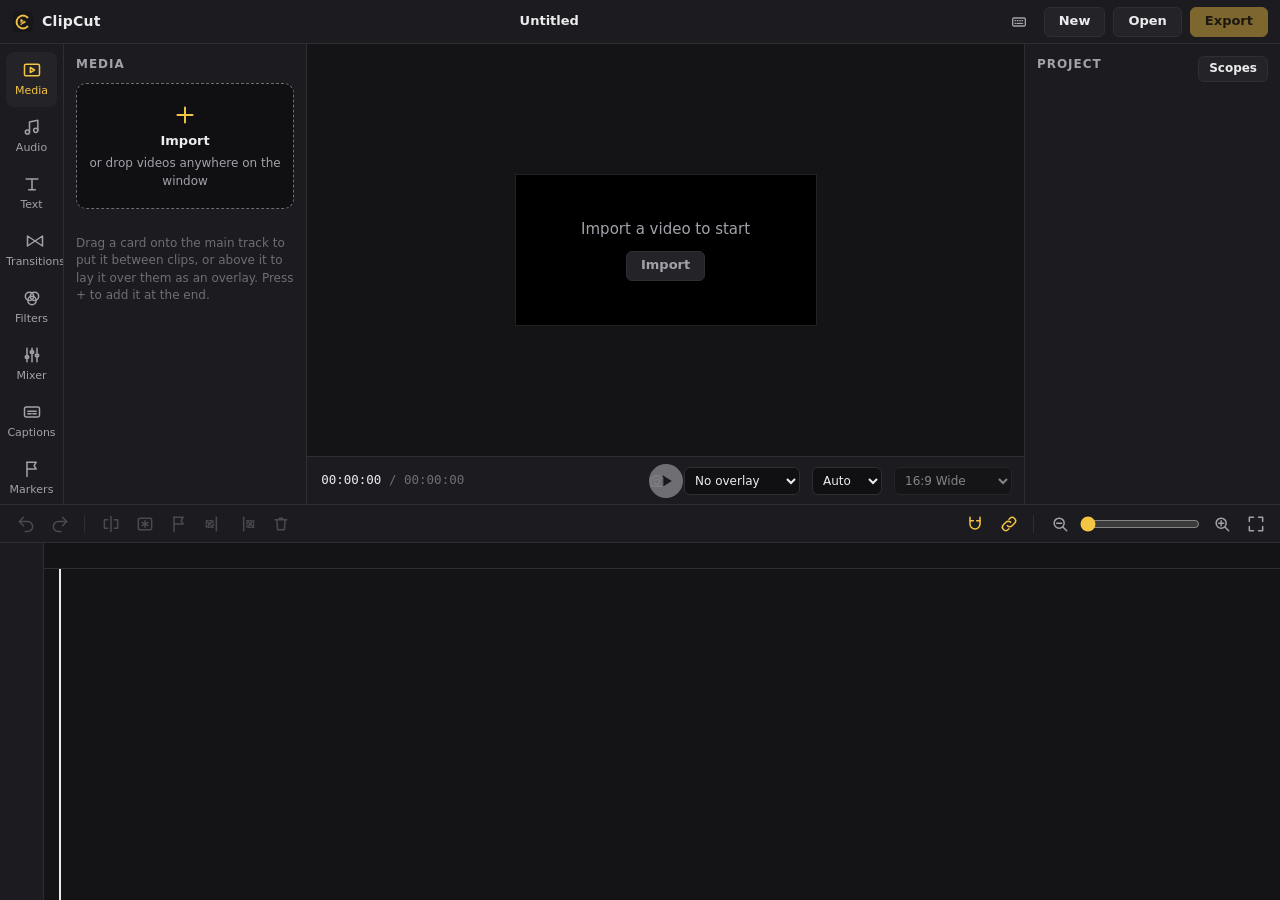
<file: apps/clipcut/ui/index.html>
<!doctype html>
<html lang="en" data-colour-hex>
<head>
<meta charset="utf-8">
<meta name="viewport" content="width=device-width, initial-scale=1">
<title>ClipCut</title>
<link rel="stylesheet" href="app.css">
</head>
<body>
<div class="app">
  <header class="top">
    <button class="brand" id="about-btn" title="About ClipCut and updates"><img src="logo.png" alt="" width="22" height="22"><span>ClipCut</span></button>
    <div class="project">
      <span class="title" id="project-name">Untitled</span>
      <span class="save-state" id="save-state" aria-live="polite"></span>
    </div>
    <div class="top-actions">
      <button class="btn update" id="update-btn" hidden title="A newer ClipCut is ready to install">Update</button>
      <button class="tool keys-btn" id="keys-btn" data-tip="Keyboard shortcuts: see and change the keys" data-keys="shortcuts" aria-label="Keyboard shortcuts"><svg viewBox="0 0 24 24" aria-hidden="true"><rect x="2.5" y="6" width="19" height="12" rx="2"/><path d="M6 10h1M9.5 10h1M13 10h1M16.5 10h1M6 14h1M9 14h6M16.5 14h1"/></svg></button>
      <button class="btn" id="new-btn" data-tip="Start a new project" data-keys="new">New</button>
      <button class="btn" id="open-btn" data-tip="Open a saved project" data-keys="open">Open</button>
      <button class="btn primary" id="export-btn" disabled data-tip="Export" data-keys="export">Export</button>
    </div>
  </header>

  <aside class="library" aria-label="Library">
    <nav class="rail" role="tablist" aria-label="Library tabs">
      <button class="rail-tab" role="tab" id="tab-media" aria-selected="true">
        <svg viewBox="0 0 24 24" aria-hidden="true"><rect x="3" y="5" width="18" height="14" rx="2"/><path d="M10 9l5 3-5 3z"/></svg><span>Media</span></button>
      <button class="rail-tab" role="tab" id="tab-audio" aria-selected="false">
        <svg viewBox="0 0 24 24" aria-hidden="true"><path d="M9 18V6l10-2v12"/><circle cx="6.5" cy="18" r="2.5"/><circle cx="16.5" cy="16" r="2.5"/></svg><span>Audio</span></button>
      <button class="rail-tab" role="tab" id="tab-text" aria-selected="false">
        <svg viewBox="0 0 24 24" aria-hidden="true"><path d="M5 6h14M12 6v13M8 19h8"/></svg><span>Text</span></button>
      <button class="rail-tab" role="tab" id="tab-transitions" aria-selected="false">
        <svg viewBox="0 0 24 24" aria-hidden="true"><path d="M3 6l9 6-9 6zM21 6l-9 6 9 6z"/></svg><span>Transitions</span></button>
      <button class="rail-tab" role="tab" id="tab-filters" aria-selected="false">
        <svg viewBox="0 0 24 24" aria-hidden="true"><circle cx="9" cy="10" r="5"/><circle cx="15" cy="10" r="5"/><circle cx="12" cy="15" r="5"/></svg><span>Filters</span></button>
      <button class="rail-tab" role="tab" id="tab-mixer" aria-selected="false">
        <svg viewBox="0 0 24 24" aria-hidden="true"><path d="M6 4v16M12 4v16M18 4v16"/><rect x="4" y="13" width="4" height="3" rx="1"/><rect x="10" y="7" width="4" height="3" rx="1"/><rect x="16" y="11" width="4" height="3" rx="1"/></svg><span>Mixer</span></button>
      <button class="rail-tab" role="tab" id="tab-captions" aria-selected="false">
        <svg viewBox="0 0 24 24" aria-hidden="true"><rect x="3" y="6" width="18" height="12" rx="2"/><path d="M7 14h4M13 14h4M7 11h10"/></svg><span>Captions</span></button>
      <button class="rail-tab" role="tab" id="tab-markers" aria-selected="false" title="Markers with notes, and YouTube chapters">
        <svg viewBox="0 0 24 24" aria-hidden="true"><path d="M6 21V4"/><path d="M6 4h11l-2.5 4L17 12H6"/></svg><span>Markers</span></button>
      <button class="rail-tab" role="tab" id="tab-graphics" aria-selected="false" title="Lower thirds, maps, numbers, timelines and more, made with Clip Studio">
        <svg viewBox="0 0 24 24" aria-hidden="true"><rect x="3" y="14" width="13" height="5" rx="1"/><path d="M3 10h18M3 6h9"/></svg><span>Graphics</span></button>
    </nav>
    <section class="panel" id="panel-media" role="tabpanel" aria-labelledby="tab-media">
      <h2>Media</h2>
      <button class="import" id="import-btn">
        <svg viewBox="0 0 24 24" aria-hidden="true"><path d="M12 5v14M5 12h14"/></svg>
        <strong>Import</strong>
        <span>or drop videos anywhere on the window</span>
      </button>
      <div class="media-list" id="media-list"></div>
      <div class="proxies" id="proxies" hidden>
        <div class="proxy-row">
          <button class="btn" id="proxy-make" title="Make small copies of the videos for smooth playback. Exports always use the originals.">Make proxies</button>
          <label class="check" title="Play from the small copies where clips have them (exports always use the originals)"><input type="checkbox" id="proxy-use"> Use for playback</label>
        </div>
        <button class="btn" id="proxy-check" title="Tests each video on this computer: which part decodes it (graphics card or processor) and why, how fast, and how fast its drive reads it">Check playback</button>
        <button class="btn" id="colour-check" title="Measures how saturated each video's footage is, as a standard conversion to normal video shows it, and as the player shows it, with a report to copy">Check colour</button>
        <label class="check" title="4K and 60 fps videos get a proxy by themselves when you add them, one at a time, each used as soon as it is made"><input type="checkbox" id="proxy-auto"> Make them by themselves for 4K and 60 fps videos</label>
        <div class="bar" id="proxy-bar" hidden><div></div></div>
        <p class="hint" id="proxy-note"></p>
        <p class="hint warn" id="proxy-hevc" hidden>This computer's graphics card can't play HEVC (H.265) video, which phones record in, so it plays slowly. Install Microsoft's HEVC Video Extensions from the Microsoft Store, then restart ClipCut. The proxies play smoothly meanwhile.</p>
      </div>
      <p class="hint">Drag a card onto the main track to put it between clips, or above it to lay it over them as an overlay. Press + to add it at the end.</p>
    </section>
    <section class="panel" id="panel-audio" role="tabpanel" aria-labelledby="tab-audio" hidden>
      <h2>Audio</h2>
      <button class="import" id="import-audio-btn">
        <svg viewBox="0 0 24 24" aria-hidden="true"><path d="M12 5v14M5 12h14"/></svg>
        <strong>Import music or a voiceover</strong>
        <span>it goes below the main track, at the playhead</span>
      </button>
      <div class="media-list sounds" id="audio-list"></div>
      <p class="hint">Sound sits on its own lane and stays where you put it when the main track changes. Select it to set its volume and fades.</p>
      <h2 class="sub">Voiceover</h2>
      <div class="vo props">
        <textarea id="vo-text" rows="4" placeholder="Type what the voice says. [pause 1s] adds a pause." aria-label="What the voice says"></textarea>
        <label class="prop wide"><span>Voice</span><select id="vo-voice"></select></label>
        <label class="prop wide"><span>Speed</span><select id="vo-pace"><option value="0.85">Slower</option><option value="1" selected>Normal</option><option value="1.15">Faster</option><option value="1.3">Fast</option></select></label>
        <p class="hint" id="vo-note"></p>
        <div class="vo-get" id="vo-get" hidden>
          <button class="btn" id="vo-download">Download natural voices</button>
          <div class="bar" id="vo-bar-wrap" hidden><div id="vo-bar"></div></div>
        </div>
        <div class="vo-actions">
          <button class="btn" id="vo-listen">Listen</button>
          <button class="btn primary" id="vo-add">Add at the playhead</button>
        </div>
      </div>
    </section>
    <section class="panel" id="panel-markers" role="tabpanel" aria-labelledby="tab-markers" hidden>
      <h2>Markers</h2>
      <p class="meta">Mark a moment and write a note: press <kbd data-keys="marker">M</kbd> while it plays or stops there. Markers stay on their footage when you edit.</p>
      <button class="btn primary" id="mk-add">Add a marker at the playhead</button>
      <ul class="mk-list" id="mk-list"></ul>
      <h3>YouTube chapters</h3>
      <p class="meta">Each marker with a name is a chapter. Paste them into the video's description.</p>
      <button class="btn" id="mk-chapters">Copy as YouTube chapters</button>
      <ul class="mk-problems" id="mk-problems"></ul>
      <textarea id="mk-chapters-text" class="mk-chapters-text" readonly hidden aria-label="YouTube chapters"></textarea>
    </section>
    <section class="panel" id="panel-captions" role="tabpanel" aria-labelledby="tab-captions" hidden>
      <h2>Captions</h2>
      <div class="cap-make">
        <label class="prop wide"><span>Language</span>
          <select id="cap-lang">
            <option value="auto">Find it for me</option>
            <option value="en">English</option><option value="es">Spanish</option><option value="fr">French</option>
            <option value="de">German</option><option value="pt">Portuguese</option><option value="it">Italian</option>
            <option value="nl">Dutch</option><option value="pl">Polish</option><option value="ru">Russian</option>
            <option value="uk">Ukrainian</option><option value="tr">Turkish</option><option value="ar">Arabic</option>
            <option value="hi">Hindi</option><option value="ja">Japanese</option><option value="ko">Korean</option>
            <option value="zh">Chinese</option><option value="vi">Vietnamese</option><option value="id">Indonesian</option>
          </select>
        </label>
        <label class="prop wide"><span>Accuracy</span><select id="cap-model"></select></label>
        <button class="btn primary wide" id="cap-go">Auto captions</button>
        <div class="cap-progress" id="cap-progress" hidden>
          <div class="bar"><div id="cap-bar"></div></div>
          <p class="meta" id="cap-status">Starting…</p>
          <button class="btn" id="cap-cancel">Cancel</button>
        </div>
        <p class="hint" id="cap-note">The speech model downloads once and runs on this computer: nothing is uploaded.</p>
      </div>
      <div class="cap-tools" id="cap-tools" hidden>
        <h3>Look</h3>
        <div class="text-styles" id="cap-styles"></div>
        <div class="cap-style" id="cap-style-form"></div>
        <label class="check"><input type="checkbox" id="cap-on"> Show captions (they're burnt into exports)</label>
        <h3>Clean up the speech</h3>
        <div class="seg">
          <button id="cap-fillers" title="Cut um, uh and the like out of the main track">Remove filler words</button>
          <button id="cap-pauses" title="Shorten every pause longer than half a second">Shorten pauses</button>
        </div>
        <h3>Transcript</h3>
        <p class="hint">Click a word to go to it. Drag across words (or Shift+click) and press Delete to cut them out of the video.</p>
        <button class="btn small find-open" id="find-open" data-tip="Find words in the transcript and replace them, in the captions too" data-keys="find">Find and replace</button>
        <div class="find" id="find-bar" hidden>
          <div class="find-row">
            <input type="search" id="find-q" placeholder="Find" aria-label="Find in the transcript" spellcheck="false">
            <span class="find-count" id="find-count" aria-live="polite"></span>
            <button class="tool" id="find-prev" title="Previous (Shift+Enter)" aria-label="Previous"><svg viewBox="0 0 24 24" aria-hidden="true"><path d="M6 15l6-6 6 6"/></svg></button>
            <button class="tool" id="find-next" title="Next (Enter)" aria-label="Next"><svg viewBox="0 0 24 24" aria-hidden="true"><path d="M6 9l6 6 6-6"/></svg></button>
            <button class="tool" id="find-close" title="Close (Esc)" aria-label="Close"><svg viewBox="0 0 24 24" aria-hidden="true"><path d="M6 6l12 12M18 6L6 18"/></svg></button>
          </div>
          <div class="find-row">
            <input type="text" id="find-with" placeholder="Replace with" aria-label="Replace with" spellcheck="false">
            <button class="btn small" id="find-one" title="Replace the highlighted match, then go to the next">Replace</button>
            <button class="btn small" id="find-all" title="Replace every match">Replace all</button>
          </div>
          <label class="check"><input type="checkbox" id="find-case"> Match case</label>
          <p class="hint">Replacing changes the words and the captions over them. Nothing is cut from the video.</p>
        </div>
        <button class="btn small tr-follow" id="tr-follow" hidden title="Scroll the transcript with the playback again">Follow the playback</button>
        <div class="transcript" id="transcript" tabindex="0"></div>
        <button class="btn" id="cap-srt">Save subtitles (.srt)</button>
      </div>
    </section>
    <section class="panel" id="panel-transitions" role="tabpanel" aria-labelledby="tab-transitions" hidden>
      <h2>Transitions</h2>
      <p class="hint" id="tr-target">Click the square between two clips on the main track, then pick a transition.</p>
      <div class="tr-grid" id="tr-grid"></div>
      <button class="btn wide" id="tr-all" title="Put the selected transition (or Mix) on every cut">Apply to every cut</button>
      <p class="hint">Transitions play over the cut, half in each clip, so the video keeps its length. Where a clip has no footage past its edge, its first or last frame holds.</p>
    </section>
    <section class="panel" id="panel-filters" role="tabpanel" aria-labelledby="tab-filters" hidden>
      <h2>Filters</h2>
      <p class="hint" id="fl-target">Select a clip to give it a filter.</p>
      <div class="tr-grid" id="fl-grid"></div>
      <label class="prop wide" id="fl-strength-row"><span>Strength</span><input type="range" id="fl-strength" min="0" max="200" step="1" value="100"><input type="number" id="fl-strength-n" step="1" title="%" value="100"></label>
      <p class="hint">Exposure, contrast, white balance and more are in the clip's Properties, under Adjust.</p>
    </section>
    <section class="panel" id="panel-mixer" role="tabpanel" aria-labelledby="tab-mixer" hidden>
      <h2>Mixer</h2>
      <div class="mixer" id="mixer"></div>
      <p class="hint">A lane's volume and pan go on top of its clips' own. Solo plays only the soloed lanes. The meters move while the video plays; red means the sound is too loud and will distort.</p>
    </section>
    <section class="panel" id="panel-text" role="tabpanel" aria-labelledby="tab-text" hidden>
      <h2>Text</h2>
      <div class="text-styles" id="text-styles"></div>
      <p class="hint">Text goes above the main track at the playhead, three seconds long. Type in the Properties panel; drag it in the player to move it.</p>
      <h2 class="titles-head">Titles</h2>
      <div id="titles"></div>
      <p class="hint">A title is a ready-made design: change its words and colours in Properties. Save any text as a title of your own with Save as title.</p>
    </section>
  </aside>

  <main class="player" aria-label="Player">
    <div class="stage" id="stage">
      <canvas id="preview" aria-label="Preview"></canvas>
      <canvas id="overlay" aria-hidden="true" data-nopick></canvas>
      <div class="empty" id="empty">
        <p>Import a video to start</p>
        <button class="btn" id="empty-import">Import</button>
      </div>
    </div>
    <div class="transport">
      <span class="tc"><span id="tc-now">00:00:00</span> <span class="tot">/ <span id="tc-total">00:00:00</span></span> <span class="note" id="sound-note"></span> <span class="rate" id="rate-note" hidden></span></span>
      <button class="play" id="play-btn" aria-label="Play" disabled>
        <svg viewBox="0 0 24 24" id="play-icon" aria-hidden="true"><path d="M8 5v14l11-7z"/></svg>
      </button>
      <div class="t-right">
        <button class="tool" id="still-btn" disabled data-tip="Still: this frame, for Thumbnails or as a PNG" data-keys="still" aria-label="Still"><svg viewBox="0 0 24 24" aria-hidden="true"><path d="M4 8h3l2-3h6l2 3h3v11H4z"/><circle cx="12" cy="13" r="3.5"/></svg></button>
        <label class="ratio" title="What TikTok, Reels or Shorts cover on a 9:16 video, or the safe zones (only in the player, never exported)">
          <select id="guide" aria-label="Overlay in the player">
            <option value="none">No overlay</option>
            <option value="safe">Safe zones</option>
            <option value="tiktok">TikTok</option>
            <option value="reels">Instagram Reels</option>
            <option value="shorts">YouTube Shorts</option>
          </select>
        </label>
        <label class="ratio" title="How sharp the player is. Lower plays more smoothly on a slow computer; exports are always full quality.">
          <select id="quality" aria-label="Player quality">
            <option value="auto">Auto</option>
            <option value="full">Full</option>
            <option value="half">½</option>
            <option value="quarter">¼</option>
          </select>
        </label>
        <label class="ratio" title="The shape of the video">
          <select id="ratio" disabled>
            <option value="16:9">16:9 Wide</option>
            <option value="9:16">9:16 Tall</option>
            <option value="1:1">1:1 Square</option>
            <option value="4:5">4:5 Feed</option>
          </select>
        </label>
      </div>
    </div>
  </main>

  <aside class="details" aria-label="Properties">
    <button class="btn small" id="scopes-btn" title="Waveform, RGB parade, vectorscope and histogram of the frame in the player" aria-pressed="false">Scopes</button>
    <section class="scopes" id="scopes" hidden>
      <div class="scopes-bar">
        <select id="scope-kind" aria-label="Scope">
          <option value="waveform">Waveform</option>
          <option value="parade">RGB parade</option>
          <option value="vectorscope">Vectorscope</option>
          <option value="histogram">Histogram</option>
        </select>
        <button class="tool" id="scopes-close" title="Hide the scopes" aria-label="Hide the scopes">×</button>
      </div>
      <canvas id="scope-canvas"></canvas>
    </section>
    <h2 id="props-title">Project</h2>
    <div class="props" id="props"></div>
    <dl id="details"></dl>
  </aside>

  <section class="timeline" aria-label="Timeline">
    <div class="tl-split" id="tl-split" role="separator" aria-orientation="horizontal" aria-label="Timeline height" title="Drag to make the timeline taller or shorter; double-click for the usual height"></div>
    <div class="tl-tools">
      <button class="tool" id="undo-btn" disabled title="Undo (Ctrl+Z)" aria-label="Undo"><svg viewBox="0 0 24 24" aria-hidden="true"><path d="M9 14L4 9l5-5"/><path d="M4 9h10a6 6 0 0 1 0 12h-3"/></svg></button>
      <button class="tool" id="redo-btn" disabled title="Redo (Ctrl+Shift+Z)" aria-label="Redo"><svg viewBox="0 0 24 24" aria-hidden="true"><path d="M15 14l5-5-5-5"/><path d="M20 9H10a6 6 0 0 0 0 12h3"/></svg></button>
      <span class="sep" aria-hidden="true"></span>
      <button class="tool" id="split-btn" disabled data-tip="Split at the playhead" data-keys="split" aria-label="Split"><svg viewBox="0 0 24 24" aria-hidden="true"><path d="M12 3v18"/><path d="M8 7H4v10h4M16 7h4v10h-4"/></svg></button>
      <button class="tool" id="freeze-btn" disabled data-tip="Freeze the frame at the playhead for 3 seconds" data-keys="freeze" aria-label="Freeze frame"><svg viewBox="0 0 24 24" aria-hidden="true"><rect x="4" y="5" width="16" height="14" rx="2"/><path d="M12 8v8M8.5 10l7 4M15.5 10l-7 4"/></svg></button>
      <button class="tool" id="marker-btn" disabled data-tip="Add a marker with a note at the playhead" data-keys="marker" aria-label="Add marker"><svg viewBox="0 0 24 24" aria-hidden="true"><path d="M6 21V4"/><path d="M6 4h11l-2.5 4L17 12H6"/></svg></button>
      <button class="tool" id="delleft-btn" disabled data-tip="Delete to the left of the playhead" data-keys="delleft" aria-label="Delete left"><svg viewBox="0 0 24 24" aria-hidden="true"><path d="M16 4v16"/><path d="M4 8h8v8H4z" stroke-dasharray="2 2"/><path d="M6 10l4 4M10 10l-4 4"/></svg></button>
      <button class="tool" id="delright-btn" disabled data-tip="Delete to the right of the playhead" data-keys="delright" aria-label="Delete right"><svg viewBox="0 0 24 24" aria-hidden="true"><path d="M8 4v16"/><path d="M12 8h8v8h-8z" stroke-dasharray="2 2"/><path d="M14 10l4 4M18 10l-4 4"/></svg></button>
      <button class="tool" id="delete-btn" disabled data-tip="Delete the selected clips; the gap closes" data-keys="delete" aria-label="Delete"><svg viewBox="0 0 24 24" aria-hidden="true"><path d="M5 7h14M10 7V5h4v2M7 7l1 12h8l1-12"/></svg></button>
      <span class="spacer"></span>
      <button class="tool" id="snap-btn" aria-pressed="true" data-tip="Snapping{k}; hold Shift while dragging to skip it" data-keys="snap" aria-label="Snapping"><svg viewBox="0 0 24 24" aria-hidden="true"><path d="M6 4v8a6 6 0 0 0 12 0V4"/><path d="M6 8h4M14 8h4"/></svg></button>
      <button class="tool" id="link-btn" aria-pressed="true" data-tip="Linkage{k}: B-roll, text and sound on the lanes move with the main-track clip they start on, and go when it is deleted" data-keys="linkage" aria-label="Linkage"><svg viewBox="0 0 24 24" aria-hidden="true"><path d="M10 14a4 4 0 0 0 5.7 0l3-3a4 4 0 0 0-5.7-5.7l-1 1"/><path d="M14 10a4 4 0 0 0-5.7 0l-3 3a4 4 0 0 0 5.7 5.7l1-1"/></svg></button>
      <span class="sep" aria-hidden="true"></span>
      <button class="tool" id="zoomout-btn" title="Zoom out (pinch on the touchpad, or Ctrl+wheel)" aria-label="Zoom out"><svg viewBox="0 0 24 24" aria-hidden="true"><circle cx="11" cy="11" r="6"/><path d="M8 11h6M20 20l-4.5-4.5"/></svg></button>
      <input type="range" id="zoom" min="0" max="100" value="0" aria-label="Timeline zoom">
      <button class="tool" id="zoomin-btn" title="Zoom in (spread two fingers on the touchpad, or Ctrl+wheel)" aria-label="Zoom in"><svg viewBox="0 0 24 24" aria-hidden="true"><circle cx="11" cy="11" r="6"/><path d="M8 11h6M11 8v6M20 20l-4.5-4.5"/></svg></button>
      <button class="tool" id="fit-btn" title="Fit the whole timeline" aria-label="Fit"><svg viewBox="0 0 24 24" aria-hidden="true"><path d="M4 9V4h5M20 9V4h-5M4 15v5h5M20 15v5h-5"/></svg></button>
    </div>
    <div class="tl-body">
      <div class="tl-heads" id="tl-heads"><div class="heads-inner" id="heads-inner"></div></div>
      <div class="tl-scroll" id="tl-scroll">
        <div class="tl-content" id="tl-content">
          <div class="ruler" id="ruler"></div>
          <div class="rows" id="rows"></div>
          <div class="snap-line" id="snap-line" hidden></div>
          <div class="insert-mark" id="insert-mark" hidden></div>
          <div class="drop-box" id="drop-box" hidden></div>
          <div class="sel-box" id="sel-box" hidden></div>
          <div class="playhead" id="playhead"><span></span></div>
        </div>
      </div>
    </div>
  </section>
</div>

<div class="drop-veil" id="drop-veil"><p>Drop to add: videos to the main track, sound below it</p></div>
<div class="toast" id="toast" role="status" hidden></div>

<dialog class="dlg wide" id="about-dlg" aria-labelledby="about-title">
  <h2 id="about-title">About ClipCut</h2>
  <p class="meta" id="about-version"></p>
  <p class="dlg-text" id="about-status" aria-live="polite"></p>
  <pre class="notes" id="about-notes" hidden></pre>
  <div class="dlg-actions">
    <button class="btn" id="about-releases">All releases</button>
    <button class="btn" id="about-check">Check for updates</button>
    <button class="btn primary" id="about-install" hidden>Update and restart</button>
    <button class="btn" id="about-close">Close</button>
  </div>
</dialog>
<dialog class="dlg wide" id="still-dlg" aria-labelledby="still-title">
  <h2 id="still-title">Still</h2>
  <div class="seg still-from" id="still-from" role="group" aria-label="What the still shows">
    <button id="still-from-video" data-v="video" title="Everything on screen at that moment: every lane, text, graphics and captions">The video</button>
    <button id="still-from-clip" data-v="clip" title="The clip's own footage, at the file's own size, without anything over it">This clip's footage</button>
  </div>
  <canvas class="still-view" id="still-view" width="640" height="360"></canvas>
  <label class="prop wide still-time"><span>Frame</span><input type="range" id="still-time" min="0" max="1" step="0.001" value="0"></label>
  <div class="still-meta"><button class="tool" id="still-prev" title="One frame back (←)" aria-label="One frame back"><svg viewBox="0 0 24 24" aria-hidden="true"><path d="M15 6l-6 6 6 6"/></svg></button><span class="mono" id="still-at">0:00.00</span><button class="tool" id="still-next" title="One frame on (→)" aria-label="One frame on"><svg viewBox="0 0 24 24" aria-hidden="true"><path d="M9 6l6 6-6 6"/></svg></button></div>
  <p class="dlg-text" id="still-note">The picture comes from the video file at its own size, without text or captions.</p>
  <div class="dlg-actions">
    <button class="btn" id="still-cancel">Cancel</button>
    <button class="btn" id="still-save">Save as PNG…</button>
    <button class="btn primary" id="still-thumb">Open in Thumbnails</button>
  </div>
</dialog>
<dialog class="dlg wide keys-dlg" id="keys-dlg" aria-labelledby="keys-title">
  <h2 id="keys-title">Keyboard shortcuts</h2>
  <p class="dlg-text">Press + beside an action, then the keys you want for it. Keys another action had move to this one.</p>
  <input type="search" id="keys-filter" class="keys-filter" placeholder="Search actions or keys" aria-label="Search actions or keys" spellcheck="false">
  <div class="keys-list" id="keys-list"></div>
  <p class="meta" id="keys-note" aria-live="polite"></p>
  <div class="dlg-actions">
    <button class="btn" id="keys-reset">Reset all to defaults</button>
    <button class="btn" id="keys-close">Close</button>
  </div>
</dialog>
<dialog class="dlg" id="remake-dlg" aria-labelledby="remake-title">
  <h2 id="remake-title">Graphics in the old shape</h2>
  <p class="dlg-text" id="remake-text"></p>
  <div class="dlg-actions">
    <button class="btn" id="remake-skip">Keep them as they are</button>
    <button class="btn primary" id="remake-go">Make again</button>
  </div>
</dialog>
<dialog class="dlg wide" id="export-pick" aria-labelledby="export-pick-title">
  <h2 id="export-pick-title">Export</h2>
  <div class="choices" id="export-choices" role="radiogroup" aria-label="Where the video goes"></div>
  <p class="meta" id="export-note"></p>
  <label class="check loud-row" id="export-loud-row"><input type="checkbox" id="export-loud"><span>Even out the loudness <span class="hint">−14 LUFS, as TikTok, Reels, Shorts and YouTube play it</span></span></label>
  <div class="dlg-actions">
    <button class="btn" id="export-pick-cancel">Cancel</button>
    <button class="btn primary" id="export-go">Export…</button>
  </div>
</dialog>
<dialog class="dlg wide" id="check-dlg" aria-labelledby="check-title">
  <h2 id="check-title">Playback check</h2>
  <div class="check-body" id="check-body"></div>
  <textarea class="check-text" id="check-text" readonly hidden aria-label="The report, to copy"></textarea>
  <div class="dlg-actions">
    <button class="btn" id="check-copy" disabled>Copy report</button>
    <button class="btn primary" id="check-close">Close</button>
  </div>
</dialog>

<dialog class="dlg" id="scene-dlg" aria-labelledby="scene-title">
  <h2 id="scene-title">Finding scene changes</h2>
  <div class="bar"><div id="scene-bar"></div></div>
  <p class="meta" id="scene-meta">Looking at every frame of the clip…</p>
  <div class="dlg-actions">
    <button class="btn" id="scene-cancel">Stop</button>
  </div>
</dialog>
<dialog class="dlg" id="export-dlg" aria-labelledby="export-title">
  <h2 id="export-title">Exporting</h2>
  <p class="path" id="export-path"></p>
  <div class="bar"><div id="export-bar"></div></div>
  <p class="meta" id="export-meta">Starting…</p>
  <p class="meta faint" id="export-detail"></p>
  <div class="dlg-actions">
    <button class="btn" id="export-cancel">Cancel</button>
    <button class="btn" id="export-reveal" hidden>Show in folder</button>
    <button class="btn primary" id="export-close" hidden>Done</button>
  </div>
</dialog>

<section class="graphics-view" id="graphics-view" aria-label="Graphics" hidden>
  <header class="graphics-bar">
    <button class="btn" id="graphics-back" title="Back to the editor (Esc)">Back to editing</button>
    <strong>Graphics</strong>
    <span class="meta" id="graphics-note">Made with Clip Studio. <b>Add to video</b> puts the graphic on a lane at the playhead.</span>
  </header>
  <iframe id="graphics-frame" title="Graphics (Clip Studio)"></iframe>
</section>
<script src="cs-shim.js"></script>
<script src="graphics/js/platforms.js"></script>
<script src="graphics/js/dropper.js"></script>
<script src="app.js"></script>
</body>
</html>
</file>
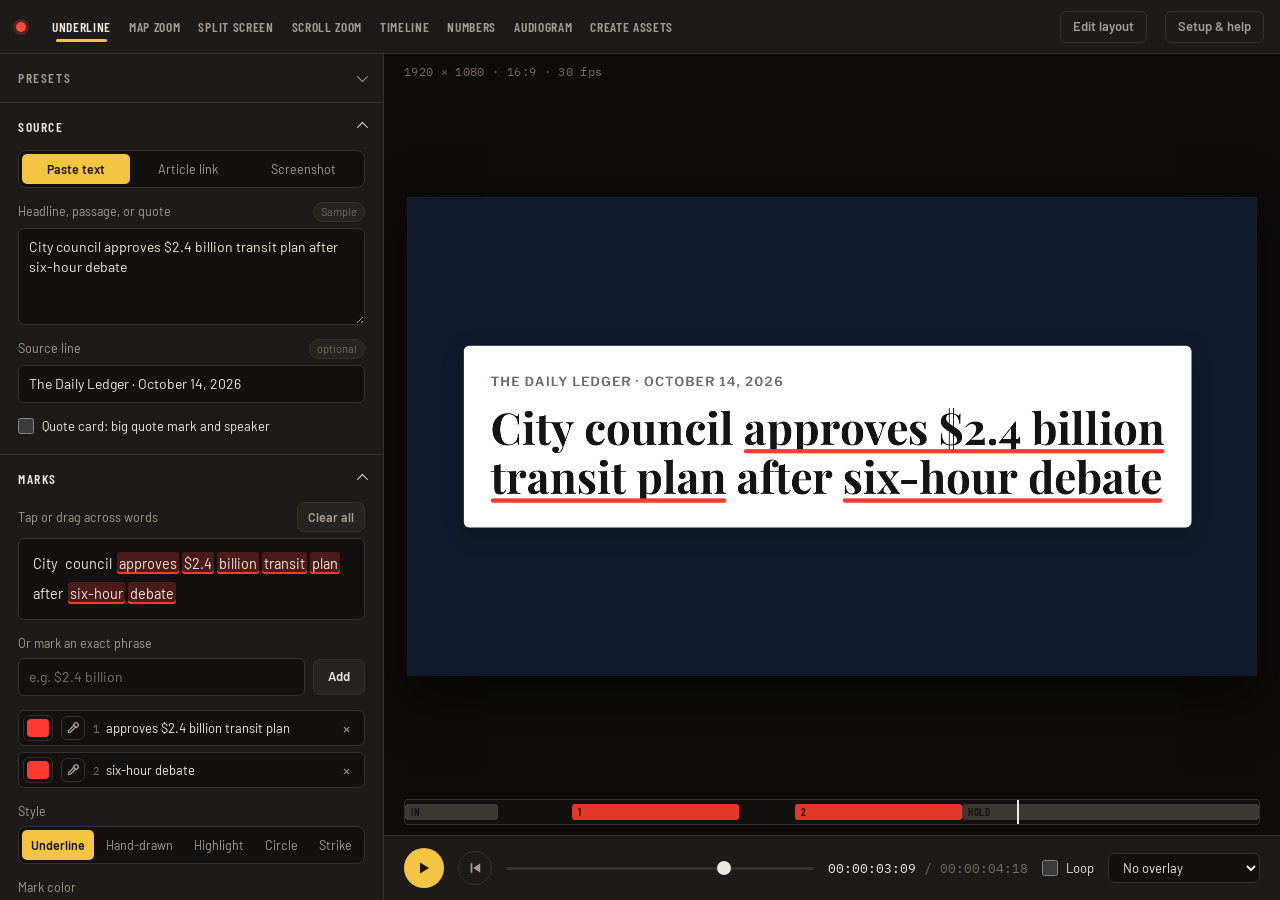
<file: apps/clipcut/ui/graphics/index.html>
<!doctype html>
<html lang="en">
<head>
<meta charset="utf-8">
<meta name="viewport" content="width=device-width, initial-scale=1, viewport-fit=cover">
<title>Clip Studio</title>
<meta name="description" content="Browser tools for news-style video clips: animated underlines, map zooms and routes, split-screen layouts, and document scroll-and-zoom highlights.">
<link rel="preconnect" href="https://fonts.googleapis.com">
<link rel="preconnect" href="https://fonts.gstatic.com" crossorigin>
<!-- Interface fonts -->
<link rel="stylesheet" href="https://fonts.googleapis.com/css2?family=Barlow:wght@400;500;600;700&family=Barlow+Condensed:wght@500;600;700&family=IBM+Plex+Mono:wght@400;500&display=swap">
<!-- Fonts for the clips themselves (one link each so a single failure can't break the rest) -->
<link rel="stylesheet" href="https://fonts.googleapis.com/css2?family=Playfair+Display:wght@400;700;900&display=swap">
<link rel="stylesheet" href="https://fonts.googleapis.com/css2?family=Merriweather:wght@400;700;900&display=swap">
<link rel="stylesheet" href="https://fonts.googleapis.com/css2?family=Libre+Caslon+Text:wght@400;700&display=swap">
<link rel="stylesheet" href="https://fonts.googleapis.com/css2?family=Source+Serif+4:wght@400;700;900&display=swap">
<link rel="stylesheet" href="https://fonts.googleapis.com/css2?family=DM+Serif+Display&display=swap">
<link rel="stylesheet" href="https://fonts.googleapis.com/css2?family=Libre+Franklin:wght@400;600;700;900&display=swap">
<link rel="stylesheet" href="https://fonts.googleapis.com/css2?family=Inter:wght@400;700;900&display=swap">
<link rel="stylesheet" href="https://fonts.googleapis.com/css2?family=Roboto:wght@400;700;900&display=swap">
<link rel="stylesheet" href="https://fonts.googleapis.com/css2?family=Archivo:wght@400;700;900&display=swap">
<link rel="stylesheet" href="https://fonts.googleapis.com/css2?family=Montserrat:wght@400;700;900&display=swap">
<link rel="stylesheet" href="https://fonts.googleapis.com/css2?family=Roboto+Condensed:wght@400;700&display=swap">
<link rel="stylesheet" href="https://fonts.googleapis.com/css2?family=Oswald:wght@400;700&display=swap">
<link rel="stylesheet" href="https://fonts.googleapis.com/css2?family=Bebas+Neue&display=swap">
<link rel="stylesheet" href="lib/maplibre-gl/dist/maplibre-gl.css">
<link rel="stylesheet" href="css/styles.css">
</head>
<body>
<div class="app">
  <header class="topbar">
    <div class="brand"><span class="tally" aria-hidden="true"></span><span>Clip Studio</span></div>
    <nav class="tabs" role="tablist" aria-label="Tools">
      <button class="tab" role="tab" id="tab-ul" aria-controls="tool-ul" aria-selected="true">Underline</button>
      <button class="tab" role="tab" id="tab-mp" aria-controls="tool-mp" aria-selected="false">Map Zoom</button>
      <button class="tab" role="tab" id="tab-sp" aria-controls="tool-sp" aria-selected="false">Split Screen</button>
      <button class="tab" role="tab" id="tab-sz" aria-controls="tool-sz" aria-selected="false">Scroll Zoom</button>
      <button class="tab" role="tab" id="tab-tl" aria-controls="tool-tl" aria-selected="false">Timeline</button>
      <button class="tab" role="tab" id="tab-nm" aria-controls="tool-nm" aria-selected="false">Numbers</button>
      <button class="tab" role="tab" id="tab-au" aria-controls="tool-au" aria-selected="false">Audiogram</button>
      <button class="tab" role="tab" id="tab-as" aria-controls="tool-lt" aria-selected="false">Create Assets</button>
    </nav>
    <div class="spacer"></div>
    <button class="ghost" id="layout-edit" aria-pressed="false">Edit layout</button>
    <button class="ghost" id="open-help">Setup &amp; help</button>
  </header>
  <nav class="subtabs" id="subtabs-as" role="tablist" aria-label="Create Assets" hidden>
    <button class="subtab" role="tab" id="tab-lt" aria-controls="tool-lt" aria-selected="false">Lower Thirds</button>
    <button class="subtab" role="tab" id="tab-th" aria-controls="tool-th" aria-selected="false">Thumbnails</button>
  </nav>
  <div class="layout-bar" id="layout-bar" role="region" aria-label="Edit layout" hidden>
    <div class="lb-row">
      <span class="lb-title">Editing layout</span>
      <p class="lb-hint">Drag tabs and sections to move them, or use the arrows. Untick a tab or press a section’s eye to hide it. Changes save as you go; press Done when you’re finished.</p>
      <button class="btn primary lb-done" id="layout-done" type="button">Done</button>
    </div>
    <div class="lb-row">
      <span class="lbl">Tabs</span>
      <div class="lb-tabs" id="layout-tabs"></div>
    </div>
    <div class="lb-row">
      <label class="lbl" for="layout-saved">Saved layouts</label>
      <select id="layout-saved"></select>
      <button class="btn small" id="layout-del" type="button" disabled>Delete</button>
      <input type="text" id="layout-name" maxlength="40" placeholder="e.g. Morning desk" aria-label="Name for this layout">
      <button class="btn small" id="layout-save" type="button">Save layout</button>
      <span class="lb-sep" aria-hidden="true"></span>
      <button class="btn small" id="layout-reset" type="button">Reset to standard</button>
      <button class="btn small" id="layout-export" type="button">Export</button>
      <button class="btn small" id="layout-import" type="button">Import</button>
      <input type="file" id="layout-file" accept=".json,application/json" hidden>
    </div>
  </div>
  <div class="banner" id="env-banner" hidden></div>

  <!-- ===================== UNDERLINE TOOL ===================== -->
  <section class="tool" id="tool-ul" role="tabpanel" aria-labelledby="tab-ul">
    <aside class="rack" aria-label="Underline settings">
      <details class="sec">
        <summary>Presets</summary>
        <div class="sec-body" data-presets="ul"></div>
      </details>

      <details class="sec" open>
        <summary>Source</summary>
        <div class="sec-body">
          <div class="seg" role="radiogroup" aria-label="What to underline">
            <label><input type="radio" name="ul-src" value="paste"><span>Paste text</span></label>
            <label><input type="radio" name="ul-src" value="link"><span>Article link</span></label>
            <label><input type="radio" name="ul-src" value="shot"><span>Screenshot</span></label>
          </div>
          <div class="field" id="ul-paste-pane">
            <div class="lbl"><label for="ul-text">Headline, passage, or quote</label><span class="tag" id="ul-sample-tag">Sample</span></div>
            <textarea id="ul-text" rows="4" spellcheck="true"></textarea>
          </div>
          <div class="field" id="ul-link-pane" hidden>
            <label class="lbl" for="ul-url">Article URL</label>
            <div class="row-inline">
              <input type="url" id="ul-url" placeholder="https://…" autocomplete="off">
              <button class="btn" id="ul-fetch">Get text</button>
            </div>
            <p class="status" id="ul-fetch-status" role="status"></p>
            <div class="article-list" id="ul-article"></div>
            <p class="hint">Pages are read through the free r.jina.ai reader. Paywalled or bot-blocking sites may not load; if so, copy the text and paste it instead.</p>
          </div>
          <div class="field shot-only" id="ul-shot-pane">
            <div class="drop" id="ul-drop">
              <div class="btn-row" style="width:100%">
                <button class="btn primary" id="ul-shot-pick">Choose screenshot</button>
                <button class="btn" id="ul-shot-edit" aria-pressed="false">Draw boxes</button>
              </div>
              <span class="fname" id="ul-shot-name">No screenshot yet. You can also drop an image here or paste one (Ctrl/Cmd+V).</span>
              <input type="file" id="ul-shot-file" accept="image/*" hidden>
            </div>
            <p class="hint">With <strong>Draw boxes</strong> on, drag across the words on the preview. Each box becomes one mark, drawn in order.</p>
            <label class="check"><input type="checkbox" id="ul-shot-join"> Next box continues the last mark (for phrases that wrap)</label>
            <ul class="spans" id="ul-marks" aria-label="Marks, in drawing order"></ul>
            <div class="btn-row"><button class="btn small" id="ul-marks-clear">Clear boxes</button></div>
            <p class="hint">Screenshots stay in this page only; reopening the file needs a fresh upload.</p>
          </div>
          <div class="field text-only">
            <label class="lbl" for="ul-source">Source line <span class="tag">optional</span></label>
            <input type="text" id="ul-source" placeholder="Outlet · Date">
          </div>
          <div class="field text-only">
            <label class="check"><input type="checkbox" id="ul-quote"> Quote card: big quote mark and speaker</label>
          </div>
          <div class="field text-only" id="ul-quote-f">
            <div class="row2">
              <input type="text" id="ul-qname" placeholder="Speaker name" aria-label="Speaker name">
              <input type="text" id="ul-qtitle" placeholder="Title or role" aria-label="Speaker title">
            </div>
            <div class="headshot">
              <img id="ul-headshot-img" alt="" hidden>
              <button class="btn small" id="ul-headshot-pick">Add headshot</button>
              <button class="btn small" id="ul-headshot-clear" hidden>Remove</button>
              <input type="file" id="ul-headshot-file" accept="image/*" hidden>
            </div>
          </div>
        </div>
      </details>

      <details class="sec" open>
        <summary>Marks</summary>
        <div class="sec-body">
          <div class="field text-only">
            <div class="lbl"><span>Tap or drag across words</span><button class="btn small" id="ul-clear">Clear all</button></div>
            <div class="words" id="ul-words" aria-label="Words in your text. Tap to underline."></div>
          </div>
          <div class="field text-only">
            <label class="lbl" for="ul-find">Or mark an exact phrase</label>
            <div class="row-inline">
              <input type="text" id="ul-find" placeholder="e.g. $2.4 billion">
              <button class="btn" id="ul-find-add">Add</button>
            </div>
          </div>
          <ul class="spans text-only" id="ul-spans" aria-label="Underlines, in drawing order"></ul>
          <div class="field">
            <span class="lbl">Style</span>
            <div class="seg" role="radiogroup" aria-label="Mark style">
              <label><input type="radio" name="ul-style" value="underline"><span>Underline</span></label>
              <label><input type="radio" name="ul-style" value="marker"><span>Hand-drawn</span></label>
              <label><input type="radio" name="ul-style" value="highlight"><span>Highlight</span></label>
              <label><input type="radio" name="ul-style" value="circle"><span>Circle</span></label>
              <label><input type="radio" name="ul-style" value="strike"><span>Strike</span></label>
            </div>
          </div>
          <div class="field">
            <label class="lbl" for="ul-color">Mark color</label>
            <div class="color"><input type="color" id="ul-color"><input type="text" id="ul-color-hex" maxlength="7" spellcheck="false" aria-label="Mark color hex"></div>
            <div class="swatches" data-target="ul-color"></div>
          </div>
          <div class="field" id="ul-thick-f">
            <label class="lbl" for="ul-thick">Line thickness</label>
            <div class="range"><input type="range" id="ul-thick" min="2" max="40" step="1"><output for="ul-thick"></output></div>
          </div>
          <div class="field" id="ul-offset-f">
            <label class="lbl" for="ul-offset">Distance below text</label>
            <div class="range"><input type="range" id="ul-offset" min="-10" max="50" step="1"><output for="ul-offset"></output></div>
          </div>
          <div class="field text-only" id="ul-hlh-f">
            <label class="lbl" for="ul-hlh">Highlight height</label>
            <div class="range"><input type="range" id="ul-hlh" min="20" max="115" step="1"><output for="ul-hlh"></output></div>
          </div>
          <div class="field" id="ul-hlo-f">
            <label class="lbl" for="ul-hlo">Highlight opacity</label>
            <div class="range"><input type="range" id="ul-hlo" min="0.2" max="1" step="0.05"><output for="ul-hlo"></output></div>
          </div>
          <div class="field text-only" id="ul-hltext-f">
            <label class="check"><input type="checkbox" id="ul-hltext-on"> Change text color inside highlight</label>
            <div class="color" id="ul-hltext-c"><input type="color" id="ul-hltext"><input type="text" id="ul-hltext-hex" maxlength="7" spellcheck="false" aria-label="Highlighted text color hex"></div>
          </div>
        </div>
      </details>

      <details class="sec" open>
        <summary>Look</summary>
        <div class="sec-body">
          <div class="field">
            <label class="lbl" for="ul-bg">Background</label>
            <div class="color"><input type="color" id="ul-bg"><input type="text" id="ul-bg-hex" maxlength="7" spellcheck="false" aria-label="Background hex"></div>
            <label class="check"><input type="checkbox" id="ul-transparent"> Transparent background (PNG frames)</label>
          </div>
          <div class="field">
            <span class="lbl">Background image <span class="tag">optional</span></span>
            <div class="btn-row">
              <button class="btn small" id="ul-bgimg-pick">Choose image</button>
              <button class="btn small" id="ul-bgimg-clear" hidden>Remove</button>
            </div>
            <span class="fname" id="ul-bgimg-name"></span>
            <input type="file" id="ul-bgimg-file" accept="image/*" hidden>
          </div>
          <div class="group" id="ul-bgimg-f" hidden>
            <div class="field">
              <span class="lbl">Use the image</span>
              <div class="seg" role="radiogroup" aria-label="How the background image is used">
                <label><input type="radio" name="ul-bgfit" value="fill"><span>Fill the frame</span></label>
                <label><input type="radio" name="ul-bgfit" value="grid"><span>Grid repeat</span></label>
              </div>
            </div>
            <div class="group" id="ul-bggrid-f">
              <div class="field">
                <span class="lbl">Grid layout</span>
                <div class="seg" role="radiogroup" aria-label="Grid layout">
                  <label><input type="radio" name="ul-bggrid" value="even"><span>Even</span></label>
                  <label><input type="radio" name="ul-bggrid" value="brick"><span>Brick</span></label>
                  <label><input type="radio" name="ul-bggrid" value="checker"><span>Checker</span></label>
                  <label><input type="radio" name="ul-bggrid" value="tilted"><span>Tilted</span></label>
                </div>
              </div>
              <div class="row2">
                <div class="field">
                  <label class="lbl" for="ul-bgcols">Columns</label>
                  <div class="range"><input type="range" id="ul-bgcols" min="1" max="8" step="1"><output for="ul-bgcols"></output></div>
                </div>
                <div class="field">
                  <label class="lbl" for="ul-bggap">Gap</label>
                  <div class="range"><input type="range" id="ul-bggap" min="0" max="40" step="1"><output for="ul-bggap"></output></div>
                </div>
              </div>
            </div>
            <div class="row2">
              <div class="field">
                <label class="lbl" for="ul-bgdim">Tint with background color</label>
                <div class="range"><input type="range" id="ul-bgdim" min="0" max="0.9" step="0.05"><output for="ul-bgdim"></output></div>
              </div>
              <div class="field">
                <label class="lbl" for="ul-bgblur">Blur</label>
                <div class="range"><input type="range" id="ul-bgblur" min="0" max="20" step="1"><output for="ul-bgblur"></output></div>
              </div>
            </div>
            <label class="check"><input type="checkbox" id="ul-bgdrift"> Slow drift (the grid slides; a full-frame image pushes in)</label>
            <p class="hint">The tint keeps the text readable. The gaps show the background color.</p>
          </div>
          <div class="row2 text-only">
            <div class="field">
              <label class="lbl" for="ul-fg">Text</label>
              <div class="color"><input type="color" id="ul-fg"><input type="text" id="ul-fg-hex" maxlength="7" spellcheck="false" aria-label="Text color hex"></div>
            </div>
            <div class="field">
              <label class="lbl" for="ul-srccolor">Source and speaker</label>
              <div class="color"><input type="color" id="ul-srccolor"><input type="text" id="ul-srccolor-hex" maxlength="7" spellcheck="false" aria-label="Source line color hex"></div>
            </div>
          </div>
          <div class="field">
            <label class="check"><input type="checkbox" id="ul-card"> <span class="text-only">Put text on an article card</span><span class="shot-only">Rounded corners and shadow</span></label>
            <div class="color text-only" id="ul-cardcolor-f"><input type="color" id="ul-cardcolor" aria-label="Card color"><input type="text" id="ul-cardcolor-hex" maxlength="7" spellcheck="false" aria-label="Card color hex"></div>
          </div>
          <div class="field shot-only">
            <span class="lbl">Screenshot fit</span>
            <div class="seg" role="radiogroup" aria-label="Screenshot fit">
              <label><input type="radio" name="ul-shotfit" value="contain"><span>Whole image</span></label>
              <label><input type="radio" name="ul-shotfit" value="width"><span>Fill the width</span></label>
            </div>
          </div>
          <div class="field text-only">
            <label class="lbl" for="ul-font">Font</label>
            <div class="row2">
              <select id="ul-font"></select>
              <select id="ul-weight" aria-label="Weight">
                <option value="400">Regular</option>
                <option value="700">Bold</option>
                <option value="900">Black</option>
              </select>
            </div>
            <div class="row-inline">
              <input type="text" id="ul-customfont" placeholder="Or type an installed font name" aria-label="Installed font name">
              <button class="btn" id="ul-upload">Upload font</button>
              <input type="file" id="ul-fontfile" accept=".ttf,.otf,.woff,.woff2" hidden>
            </div>
          </div>
          <div class="field text-only">
            <label class="lbl" for="ul-size">Text size</label>
            <div class="range"><input type="range" id="ul-size" min="24" max="220" step="1"><output for="ul-size"></output></div>
            <label class="check"><input type="checkbox" id="ul-autofit"> Shrink long text to fit the frame</label>
          </div>
          <div class="field text-only">
            <label class="lbl" for="ul-srcsize">Source line size</label>
            <div class="range"><input type="range" id="ul-srcsize" min="14" max="64" step="1"><output for="ul-srcsize"></output></div>
            <p class="hint">A long source wraps onto a second line, and is made smaller only if it still doesn't fit.</p>
          </div>
          <div class="field text-only">
            <label class="lbl" for="ul-lh">Line spacing</label>
            <div class="range"><input type="range" id="ul-lh" min="0.9" max="1.7" step="0.01"><output for="ul-lh"></output></div>
          </div>
          <div class="row2 text-only">
            <div class="field">
              <span class="lbl">Align</span>
              <div class="seg" role="radiogroup" aria-label="Text alignment">
                <label><input type="radio" name="ul-align" value="left"><span>Left</span></label>
                <label><input type="radio" name="ul-align" value="center"><span>Center</span></label>
              </div>
            </div>
            <div class="field">
              <span class="lbl">Position</span>
              <div class="seg" role="radiogroup" aria-label="Vertical position">
                <label><input type="radio" name="ul-valign" value="top"><span>Top</span></label>
                <label><input type="radio" name="ul-valign" value="center"><span>Mid</span></label>
                <label><input type="radio" name="ul-valign" value="bottom"><span>Low</span></label>
              </div>
            </div>
          </div>
        </div>
      </details>

      <details class="sec" open>
        <summary>Timing</summary>
        <div class="sec-body">
          <div class="field">
            <span class="lbl">Entrance</span>
            <div class="seg" role="radiogroup" aria-label="Entrance">
              <label><input type="radio" name="ul-intro" value="none"><span>Already on screen</span></label>
              <label><input type="radio" name="ul-intro" value="fade"><span>Fade in</span></label>
              <label><input type="radio" name="ul-intro" value="rise"><span>Rise</span></label>
              <label><input type="radio" name="ul-intro" value="words"><span>Word by word</span></label>
            </div>
          </div>
          <div class="field" id="ul-wordgap-f">
            <label class="lbl" for="ul-wordgap">Time between words</label>
            <div class="range"><input type="range" id="ul-wordgap" min="0.03" max="0.5" step="0.01"><output for="ul-wordgap"></output></div>
          </div>
          <div class="field">
            <label class="lbl" for="ul-draw">Draw time per mark</label>
            <div class="range"><input type="range" id="ul-draw" min="0.15" max="4" step="0.05"><output for="ul-draw"></output></div>
            <label class="check"><input type="checkbox" id="ul-matchspeed"> Longer phrases take longer (same pen speed)</label>
          </div>
          <div class="row2">
            <div class="field">
              <label class="lbl" for="ul-delay">Start delay</label>
              <div class="range"><input type="range" id="ul-delay" min="0" max="4" step="0.05"><output for="ul-delay"></output></div>
            </div>
            <div class="field">
              <label class="lbl" for="ul-gap">Gap between</label>
              <div class="range"><input type="range" id="ul-gap" min="0" max="3" step="0.05"><output for="ul-gap"></output></div>
            </div>
          </div>
          <div class="field">
            <label class="lbl" for="ul-hold">Hold at end</label>
            <div class="range"><input type="range" id="ul-hold" min="0" max="8" step="0.1"><output for="ul-hold"></output></div>
          </div>
          <div class="field">
            <span class="lbl">Order</span>
            <div class="seg" role="radiogroup" aria-label="Order">
              <label><input type="radio" name="ul-order" value="sequence"><span>One after another</span></label>
              <label><input type="radio" name="ul-order" value="together"><span>All at once</span></label>
            </div>
          </div>
          <div class="field">
            <span class="lbl">Pen motion</span>
            <div class="seg" role="radiogroup" aria-label="Easing">
              <label><input type="radio" name="ul-ease" value="smooth"><span>Smooth</span></label>
              <label><input type="radio" name="ul-ease" value="snappy"><span>Snappy</span></label>
              <label><input type="radio" name="ul-ease" value="linear"><span>Steady</span></label>
            </div>
          </div>
        </div>
      </details>

      <details class="sec" open>
        <summary>Camera</summary>
        <div class="sec-body">
          <div class="seg" role="radiogroup" aria-label="Camera move">
            <label><input type="radio" name="ul-camera" value="still"><span>Still</span></label>
            <label><input type="radio" name="ul-camera" value="push"><span>Slow push-in</span></label>
            <label><input type="radio" name="ul-camera" value="follow"><span>Zoom to each mark</span></label>
          </div>
          <div class="field" id="ul-push-f">
            <label class="lbl" for="ul-push">Push-in amount</label>
            <div class="range"><input type="range" id="ul-push" min="1" max="25" step="1"><output for="ul-push"></output></div>
          </div>
          <div class="field" id="ul-follow-f">
            <label class="lbl" for="ul-followmax">Closest zoom</label>
            <div class="range"><input type="range" id="ul-followmax" min="1.1" max="4" step="0.1"><output for="ul-followmax"></output></div>
            <label class="check"><input type="checkbox" id="ul-followreturn"> Pull back to the full view at the end</label>
          </div>
        </div>
      </details>

      <details class="sec" open>
        <summary>Output</summary>
        <div class="sec-body" data-output="ul"></div>
      </details>
    </aside>

    <div class="stage">
      <div class="monitor-bar"><span id="ul-fmt"></span><span id="ul-fit"></span></div>
      <div class="monitor" id="ul-monitor">
        <div class="viewer" id="ul-viewer">
          <canvas id="ul-canvas" aria-label="Underline animation preview"></canvas>
          <canvas class="overlay" id="ul-guides" aria-hidden="true"></canvas>
        </div>
      </div>
      <div class="track" id="ul-track" aria-hidden="true"></div>
      <div class="transport" data-player="ul"></div>
    </div>
  </section>

  <!-- ===================== MAP ZOOM TOOL ===================== -->
  <section class="tool" id="tool-mp" role="tabpanel" aria-labelledby="tab-mp" hidden>
    <aside class="rack" aria-label="Map settings">
      <details class="sec">
        <summary>Presets</summary>
        <div class="sec-body" data-presets="mp"></div>
      </details>

      <details class="sec" open>
        <summary>Location</summary>
        <div class="sec-body">
          <div class="seg" role="radiogroup" aria-label="Map mode">
            <label><input type="radio" name="mp-mode" value="place"><span>Zoom to a place</span></label>
            <label><input type="radio" name="mp-mode" value="route"><span>Route A → B</span></label>
            <label><input type="radio" name="mp-mode" value="area"><span>Outline an area</span></label>
          </div>

          <div class="field area-only">
            <label class="lbl" for="mp-akind">Area</label>
            <select id="mp-akind">
              <option value="state">State</option>
              <option value="county">County</option>
              <option value="place">City or town</option>
              <option value="cd">Congressional district</option>
              <option value="sldu">State Senate district</option>
              <option value="sldl">State House district</option>
              <option value="radius">Radius around a point</option>
            </select>
            <div class="row2" id="mp-arad-f">
              <div class="field">
                <label class="lbl" for="mp-arad">Radius</label>
                <div class="range"><input type="range" id="mp-arad" min="0.5" max="200" step="0.5"><output for="mp-arad"></output></div>
              </div>
              <div class="field">
                <span class="lbl">Unit</span>
                <div class="seg" role="radiogroup" aria-label="Radius unit">
                  <label><input type="radio" name="mp-aunit" value="mi"><span>Miles</span></label>
                  <label><input type="radio" name="mp-aunit" value="km"><span>Kilometers</span></label>
                </div>
              </div>
            </div>
            <label class="lbl" for="mp-aq">Name, or an address inside it</label>
            <div class="row-inline">
              <input type="text" id="mp-aq" autocomplete="off" spellcheck="false">
              <button class="btn primary" id="mp-ago" title="Replace the areas in this clip">Outline</button>
              <button class="btn" id="mp-aadd" title="Add to the areas in this clip (Shift+Enter)">Add</button>
            </div>
            <p class="status" id="mp-astatus" role="status"></p>
            <p class="hint">Type a name (Texas · Travis County, TX · Austin, TX · TX-35 · TX SD 14) or any address to outline the area it's in. <strong>Add</strong> puts several areas in one clip. Lines come from the US Census Bureau.</p>
          </div>
          <div class="field area-only">
            <span class="lbl">In this clip</span>
            <p class="hint" id="mp-aempty">No areas yet.</p>
            <ul class="area-list" id="mp-alist" aria-label="Areas in this clip, in drawing order"></ul>
            <div class="field" id="mp-aorder-f">
              <div class="seg" role="radiogroup" aria-label="Drawing order">
                <label><input type="radio" name="mp-aorder" value="seq"><span>One after another</span></label>
                <label><input type="radio" name="mp-aorder" value="together"><span>All at once</span></label>
              </div>
            </div>
          </div>

          <div class="field place-only">
            <div class="lbl"><label for="mp-query">Google Maps link, coordinates, or address</label><span class="tag" id="mp-sample-tag">Sample</span></div>
            <div class="row-inline">
              <input type="text" id="mp-query" placeholder="Paste a link, 40.7484, -73.9857, or an address" autocomplete="off" role="combobox" aria-autocomplete="list" aria-expanded="false" aria-controls="mp-query-list">
              <button class="btn primary" id="mp-find">Find</button>
            </div>
            <p class="status" id="mp-status" role="status"></p>
            <ul class="suggest" id="mp-query-list" role="listbox" aria-label="Matching places" hidden></ul>
            <p class="hint">Start typing a place or street address to see matches. Use ↑ ↓ and Enter, or click one, to zoom there.</p>
          </div>
          <div class="loc-card place-only">
            <strong id="mp-loc-name"></strong>
            <span class="coords" id="mp-loc-coords"></span>
            <span class="via" id="mp-loc-via"></span>
          </div>
          <div class="btn-row place-only">
            <button class="btn small" id="mp-pin-center">Move pin to map center</button>
            <button class="btn small" id="mp-use-view">Use this view as end shot</button>
            <button class="btn small" id="mp-reset-view" hidden>Reset end shot</button>
          </div>
          <p class="hint place-only">Pause, then drag, scroll, or right-drag the preview to frame the final shot.</p>

          <div class="field route-only">
            <div class="lbl"><label for="mp-ra">From</label><span class="tag" id="mp-route-sample">Sample</span></div>
            <input type="text" id="mp-ra" placeholder="Link, coordinates, or address" autocomplete="off" role="combobox" aria-autocomplete="list" aria-expanded="false" aria-controls="mp-ra-list">
            <ul class="suggest" id="mp-ra-list" role="listbox" aria-label="Matching places for From" hidden></ul>
            <div id="mp-rstops" class="group"></div>
            <div class="btn-row"><button class="btn small" id="mp-rstop-add" type="button">Add a stop</button></div>
            <label class="lbl" for="mp-rb">To</label>
            <input type="text" id="mp-rb" placeholder="Link, coordinates, or address" autocomplete="off" role="combobox" aria-autocomplete="list" aria-expanded="false" aria-controls="mp-rb-list">
            <ul class="suggest" id="mp-rb-list" role="listbox" aria-label="Matching places for To" hidden></ul>
            <button class="btn primary" id="mp-route-go">Build route</button>
            <p class="status" id="mp-route-status" role="status"></p>
          </div>
          <div class="loc-card route-only">
            <strong id="mp-route-name"></strong>
            <span class="coords" id="mp-route-dist"></span>
          </div>
          <div class="field route-only">
            <span class="lbl">Path</span>
            <div class="seg" role="radiogroup" aria-label="Route path">
              <label><input type="radio" name="mp-rpath" value="arc"><span>Arc</span></label>
              <label><input type="radio" name="mp-rpath" value="great"><span>Flight path</span></label>
              <label><input type="radio" name="mp-rpath" value="roads"><span>Roads (driving)</span></label>
            </div>
          </div>
          <div class="field route-only" id="mp-bend-f">
            <label class="lbl" for="mp-bend">Arc curve</label>
            <div class="range"><input type="range" id="mp-bend" min="0" max="0.5" step="0.01"><output for="mp-bend"></output></div>
          </div>
        </div>
      </details>

      <details class="sec" open>
        <summary>Imagery &amp; 3D</summary>
        <div class="sec-body">
          <div class="field">
            <label class="lbl" for="mp-source">Map imagery</label>
            <select id="mp-source">
              <optgroup label="Free, no key">
                <option value="esri-sat">Satellite (Esri)</option>
                <option value="esri-hybrid">Satellite with roads and labels (Esri)</option>
                <option value="streets">Streets (OpenFreeMap)</option>
              </optgroup>
              <optgroup label="Google (your API key)">
                <option value="google-sat">Google satellite</option>
                <option value="google-hybrid">Google hybrid</option>
                <option value="google-road">Google roadmap</option>
              </optgroup>
            </select>
          </div>
          <div class="field" id="mp-gkey-f">
            <label class="lbl" for="mp-gkey">Google Maps API key</label>
            <div class="row-inline">
              <input type="password" id="mp-gkey" placeholder="AIza…" autocomplete="off" spellcheck="false">
              <button class="btn" id="mp-gkey-test">Save &amp; test</button>
            </div>
            <p class="status" id="mp-gkey-status" role="status"></p>
            <p class="hint">Stored only in this browser. <a href="#" id="mp-help-link">How to get a key</a>. Google limits video use of its map tiles; read Setup &amp; help before publishing.</p>
          </div>
          <div class="field">
            <span class="lbl">Projection</span>
            <div class="seg" role="radiogroup" aria-label="Projection">
              <label><input type="radio" name="mp-proj" value="globe"><span>Globe (from space)</span></label>
              <label><input type="radio" name="mp-proj" value="flat"><span>Flat map</span></label>
            </div>
            <label class="check"><input type="checkbox" id="mp-stars"> Stars behind the globe</label>
          </div>
          <div class="field">
            <label class="check"><input type="checkbox" id="mp-terrain"> 3D terrain (mountains and valleys)</label>
            <div class="range" id="mp-exag-f"><input type="range" id="mp-exag" min="1" max="3" step="0.1" aria-label="Terrain height"><output for="mp-exag"></output></div>
          </div>
          <div class="field">
            <label class="check"><input type="checkbox" id="mp-buildings"> 3D buildings</label>
            <div class="color" id="mp-bcolor-f"><input type="color" id="mp-bcolor" aria-label="Building color"><input type="text" id="mp-bcolor-hex" maxlength="7" spellcheck="false" aria-label="Building color hex"></div>
          </div>
          <p class="hint">3D shows once the camera tilts. Raise <strong>Tilt at end</strong> under Camera to 45–60°. Buildings appear from about zoom 14 in.</p>
          <p class="hint" id="mp-credit"></p>
        </div>
      </details>

      <details class="sec" open>
        <summary>Camera</summary>
        <div class="sec-body">
          <label class="check route-only"><input type="checkbox" id="mp-flyin"> Fly in from space before the line draws</label>
          <div class="field" id="mp-z0-f">
            <label class="lbl" for="mp-z0">Start zoom <span id="mp-z0-name"></span></label>
            <div class="range"><input type="range" id="mp-z0" min="0.5" max="14" step="0.1"><output for="mp-z0"></output></div>
          </div>
          <div class="field place-only">
            <label class="lbl" for="mp-z1">End zoom <span id="mp-z1-name"></span></label>
            <div class="range"><input type="range" id="mp-z1" min="3" max="21" step="0.1"><output for="mp-z1"></output></div>
          </div>
          <div class="field" id="mp-spin-f">
            <label class="lbl" for="mp-spin">Globe spin on the way in</label>
            <div class="range"><input type="range" id="mp-spin" min="-180" max="180" step="1"><output for="mp-spin"></output></div>
          </div>
          <div class="field route-only">
            <span class="lbl">While the line draws</span>
            <div class="seg" role="radiogroup" aria-label="Route camera">
              <label><input type="radio" name="mp-rcam" value="fit"><span>Show whole route</span></label>
              <label><input type="radio" name="mp-rcam" value="follow"><span>Follow the line</span></label>
            </div>
          </div>
          <div class="field route-only" id="mp-rzoom-f">
            <label class="lbl" for="mp-rzoom">Follow zoom <span id="mp-rzoom-name"></span></label>
            <div class="range"><input type="range" id="mp-rzoom" min="4" max="17" step="0.1"><output for="mp-rzoom"></output></div>
          </div>
          <div class="row2">
            <div class="field">
              <label class="lbl" for="mp-rotate">Rotate</label>
              <div class="range"><input type="range" id="mp-rotate" min="-180" max="180" step="1"><output for="mp-rotate"></output></div>
            </div>
            <div class="field">
              <label class="lbl" for="mp-pitch">Tilt at end</label>
              <div class="range"><input type="range" id="mp-pitch" min="0" max="65" step="1"><output for="mp-pitch"></output></div>
            </div>
          </div>
          <div class="field" id="mp-dur-f">
            <label class="lbl" for="mp-dur"><span class="place-only">Zoom time</span><span class="route-only">Fly-in time</span><span class="area-only">Fly-in time</span></label>
            <div class="range"><input type="range" id="mp-dur" min="1" max="20" step="0.1"><output for="mp-dur"></output></div>
          </div>
          <div class="field route-only">
            <label class="lbl" for="mp-rdraw">Line draw time</label>
            <div class="range"><input type="range" id="mp-rdraw" min="1" max="20" step="0.1"><output for="mp-rdraw"></output></div>
          </div>
          <div class="field route-only">
            <label class="lbl" for="mp-rpause">Pause at each stop <span class="tag">routes with stops</span></label>
            <div class="range"><input type="range" id="mp-rpause" min="0" max="3" step="0.1"><output for="mp-rpause"></output></div>
          </div>
          <div class="row2">
            <div class="field">
              <label class="lbl" for="mp-delay">Hold at start</label>
              <div class="range"><input type="range" id="mp-delay" min="0" max="4" step="0.1"><output for="mp-delay"></output></div>
            </div>
            <div class="field">
              <label class="lbl" for="mp-hold">Hold at end</label>
              <div class="range"><input type="range" id="mp-hold" min="0" max="8" step="0.1"><output for="mp-hold"></output></div>
            </div>
          </div>
          <div class="field">
            <span class="lbl">Motion</span>
            <div class="seg" role="radiogroup" aria-label="Zoom easing">
              <label><input type="radio" name="mp-ease" value="smooth"><span>Smooth</span></label>
              <label><input type="radio" name="mp-ease" value="glide"><span>Fast, then settle</span></label>
              <label><input type="radio" name="mp-ease" value="linear"><span>Steady</span></label>
            </div>
          </div>
        </div>
      </details>

      <details class="sec route-only" open>
        <summary>Route line</summary>
        <div class="sec-body">
          <div class="field">
            <label class="lbl" for="mp-lcolor">Line color</label>
            <div class="color"><input type="color" id="mp-lcolor"><input type="text" id="mp-lcolor-hex" maxlength="7" spellcheck="false" aria-label="Line color hex"></div>
            <div class="swatches" data-target="mp-lcolor"></div>
          </div>
          <div class="field">
            <label class="lbl" for="mp-lwidth">Line width</label>
            <div class="range"><input type="range" id="mp-lwidth" min="1" max="14" step="0.5"><output for="mp-lwidth"></output></div>
          </div>
          <label class="check"><input type="checkbox" id="mp-lglow"> Glow</label>
          <label class="check"><input type="checkbox" id="mp-ldash"> Dashed</label>
          <div class="field">
            <span class="lbl">Moving icon</span>
            <div class="seg" role="radiogroup" aria-label="Moving icon">
              <label><input type="radio" name="mp-ricon" value="plane"><span>Plane</span></label>
              <label><input type="radio" name="mp-ricon" value="arrow"><span>Arrow</span></label>
              <label><input type="radio" name="mp-ricon" value="dot"><span>Dot</span></label>
              <label><input type="radio" name="mp-ricon" value="none"><span>None</span></label>
            </div>
          </div>
        </div>
      </details>

      <details class="sec area-only" open>
        <summary>Outline</summary>
        <div class="sec-body">
          <div class="field">
            <label class="lbl" for="mp-acolor">Line color <span class="tag">first area; set others in the list</span></label>
            <div class="color"><input type="color" id="mp-acolor"><input type="text" id="mp-acolor-hex" maxlength="7" spellcheck="false" aria-label="Outline color hex"></div>
            <div class="swatches" data-target="mp-acolor"></div>
          </div>
          <div class="row2">
            <div class="field">
              <label class="lbl" for="mp-awidth">Line width</label>
              <div class="range"><input type="range" id="mp-awidth" min="1" max="12" step="0.5"><output for="mp-awidth"></output></div>
            </div>
            <div class="field">
              <label class="lbl" for="mp-adraw">Draw time</label>
              <div class="range"><input type="range" id="mp-adraw" min="0.3" max="6" step="0.1"><output for="mp-adraw"></output></div>
            </div>
          </div>
          <div class="row2">
            <div class="field">
              <label class="lbl" for="mp-afill">Tint inside</label>
              <div class="range"><input type="range" id="mp-afill" min="0" max="0.6" step="0.02"><output for="mp-afill"></output></div>
            </div>
            <div class="field">
              <label class="lbl" for="mp-adim">Dim outside</label>
              <div class="range"><input type="range" id="mp-adim" min="0" max="0.85" step="0.05"><output for="mp-adim"></output></div>
            </div>
          </div>
          <div class="field">
            <label class="lbl" for="mp-alabel">Lower-third title</label>
            <input type="text" id="mp-alabel" placeholder="Area name">
            <p class="hint">Each area's label on the map is edited in the list above. Clear a label to hide it, for example where two labels overlap.</p>
          </div>
        </div>
      </details>

      <details class="sec" open>
        <summary>Marker &amp; label</summary>
        <div class="sec-body">
          <div class="field not-area">
            <span class="lbl"><span class="place-only">Marker</span><span class="route-only">Marker at the destination</span></span>
            <div class="seg" role="radiogroup" aria-label="Marker">
              <label><input type="radio" name="mp-marker" value="pin"><span>Pin drop</span></label>
              <label><input type="radio" name="mp-marker" value="pulse"><span>Pulse</span></label>
              <label><input type="radio" name="mp-marker" value="target"><span>Target ring</span></label>
              <label><input type="radio" name="mp-marker" value="none"><span>None</span></label>
            </div>
          </div>
          <div class="field not-area">
            <label class="lbl" for="mp-mcolor">Marker color</label>
            <div class="color"><input type="color" id="mp-mcolor"><input type="text" id="mp-mcolor-hex" maxlength="7" spellcheck="false" aria-label="Marker color hex"></div>
            <div class="swatches" data-target="mp-mcolor"></div>
          </div>
          <div class="field place-only">
            <label class="lbl" for="mp-label">Label text</label>
            <input type="text" id="mp-label" placeholder="Place name">
          </div>
          <div class="row2 route-only">
            <div class="field">
              <label class="lbl" for="mp-rla">From label</label>
              <input type="text" id="mp-rla" placeholder="Start">
            </div>
            <div class="field">
              <label class="lbl" for="mp-rlb">To label</label>
              <input type="text" id="mp-rlb" placeholder="Destination">
            </div>
          </div>
          <div class="field route-only">
            <label class="lbl" for="mp-rtitle">Lower-third title</label>
            <input type="text" id="mp-rtitle" placeholder="New York → London">
          </div>
          <div class="field">
            <span class="lbl">Label style</span>
            <div class="seg" role="radiogroup" aria-label="Label style">
              <label><input type="radio" name="mp-lstyle" value="pill"><span>On the map</span></label>
              <label><input type="radio" name="mp-lstyle" value="lower"><span>Lower third</span></label>
              <label><input type="radio" name="mp-lstyle" value="off"><span>Off</span></label>
            </div>
          </div>
          <div class="row2">
            <div class="field">
              <label class="lbl" for="mp-lbg">Label fill</label>
              <div class="color"><input type="color" id="mp-lbg"><input type="text" id="mp-lbg-hex" maxlength="7" spellcheck="false" aria-label="Label fill hex"></div>
            </div>
            <div class="field">
              <label class="lbl" for="mp-lfg">Label text</label>
              <div class="color"><input type="color" id="mp-lfg"><input type="text" id="mp-lfg-hex" maxlength="7" spellcheck="false" aria-label="Label text hex"></div>
            </div>
          </div>
          <label class="check"><input type="checkbox" id="mp-coords"> Lower third shows coordinates, route distance, or the kind of area</label>
          <label class="check"><input type="checkbox" id="mp-vignette"> Darken the edges (vignette)</label>
        </div>
      </details>

      <details class="sec" open>
        <summary>Output</summary>
        <div class="sec-body" data-output="mp"></div>
      </details>
    </aside>

    <div class="stage">
      <div class="monitor-bar"><span id="mp-fmt"></span><span id="mp-tiles"></span></div>
      <div class="monitor" id="mp-monitor">
        <div class="viewer space" id="mp-viewer">
          <canvas id="mp-stars-c" aria-hidden="true"></canvas>
          <div class="mapbox" id="mp-map" aria-label="Map preview"></div>
          <canvas class="overlay" id="mp-overlay" aria-hidden="true"></canvas>
          <div class="viewer-msg" id="mp-msg" role="status" hidden></div>
        </div>
      </div>
      <div class="track" id="mp-track" aria-hidden="true"></div>
      <div class="transport" data-player="mp"></div>
    </div>
  </section>

  <!-- ===================== SPLIT SCREEN TOOL ===================== -->
  <section class="tool" id="tool-sp" role="tabpanel" aria-labelledby="tab-sp" hidden>
    <aside class="rack" aria-label="Split screen settings">
      <details class="sec">
        <summary>Presets</summary>
        <div class="sec-body" data-presets="sp"></div>
      </details>

      <details class="sec" open>
        <summary>Layout</summary>
        <div class="sec-body">
          <div class="field">
            <span class="lbl">Frame</span>
            <div class="seg" role="radiogroup" aria-label="Frame">
              <label><input type="radio" name="sp-orient" value="16:9"><span>16:9 horizontal</span></label>
              <label><input type="radio" name="sp-orient" value="9:16"><span>9:16 vertical</span></label>
            </div>
          </div>
          <div class="field">
            <span class="lbl">Panels <span class="tag">4 in 16:9 uses the grid</span></span>
            <div class="seg" role="radiogroup" aria-label="Number of panels">
              <label><input type="radio" name="sp-count" value="1"><span>1</span></label>
              <label><input type="radio" name="sp-count" value="2"><span>2</span></label>
              <label><input type="radio" name="sp-count" value="3"><span>3</span></label>
              <label id="sp-count-4"><input type="radio" name="sp-count" value="4"><span>4</span></label>
            </div>
          </div>
          <div class="field" id="sp-layout-f">
            <span class="lbl">Arrangement <span class="tag">grid uses 4 panels, wipe uses 2</span></span>
            <div class="seg" role="radiogroup" aria-label="Panel arrangement">
              <label><input type="radio" name="sp-layout" value="stack"><span id="sp-layout-stack">Stacked rows</span></label>
              <label><input type="radio" name="sp-layout" value="grid"><span>2 × 2 grid</span></label>
              <label><input type="radio" name="sp-layout" value="wipe"><span>Before / after wipe</span></label>
            </div>
          </div>
          <div class="group" id="sp-wipe-f">
            <p class="hint">Panel 1 is the before, panel 2 the after. Both fill the frame; the divider sweeps across to reveal panel 2.</p>
            <div class="row2">
              <div class="field">
                <span class="lbl">Wipe</span>
                <div class="seg" role="radiogroup" aria-label="Wipe ending">
                  <label><input type="radio" name="sp-wipemode" value="compare"><span>Stop halfway</span></label>
                  <label><input type="radio" name="sp-wipemode" value="reveal"><span>Reveal all</span></label>
                </div>
              </div>
              <div class="field">
                <span class="lbl">Direction</span>
                <div class="seg" role="radiogroup" aria-label="Wipe direction">
                  <label><input type="radio" name="sp-wipedir" value="lr"><span>Across</span></label>
                  <label><input type="radio" name="sp-wipedir" value="tb"><span>Down</span></label>
                </div>
              </div>
            </div>
            <div class="row2">
              <div class="field">
                <label class="lbl" for="sp-wipehold">Hold before wipe</label>
                <div class="range"><input type="range" id="sp-wipehold" min="0" max="5" step="0.1"><output for="sp-wipehold"></output></div>
              </div>
              <div class="field">
                <label class="lbl" for="sp-wipedur">Wipe time</label>
                <div class="range"><input type="range" id="sp-wipedur" min="0.4" max="5" step="0.1"><output for="sp-wipedur"></output></div>
              </div>
            </div>
            <div class="row2">
              <div class="field">
                <label class="lbl" for="sp-wipecolor">Divider</label>
                <div class="color"><input type="color" id="sp-wipecolor"><input type="text" id="sp-wipecolor-hex" maxlength="7" spellcheck="false" aria-label="Divider color hex"></div>
              </div>
              <label class="check"><input type="checkbox" id="sp-wipehandle"> Slider handle</label>
            </div>
          </div>
          <div class="btn-row">
            <button class="btn primary" id="sp-pick-all">Add videos or images</button>
            <input type="file" id="sp-file-all" accept="video/*,image/*" multiple hidden>
          </div>
          <p class="hint">Pick several files at once to fill the panels in order, or drop files straight onto a panel in the preview. Drag inside a panel to reposition it; scroll to zoom.</p>
          <div class="row2">
            <div class="field">
              <label class="lbl" for="sp-gap">Gap</label>
              <div class="range"><input type="range" id="sp-gap" min="0" max="60" step="1"><output for="sp-gap"></output></div>
            </div>
            <div class="field">
              <label class="lbl" for="sp-margin">Outer margin</label>
              <div class="range"><input type="range" id="sp-margin" min="0" max="120" step="1"><output for="sp-margin"></output></div>
            </div>
          </div>
          <div class="field">
            <label class="lbl" for="sp-radius">Rounded corners</label>
            <div class="range"><input type="range" id="sp-radius" min="0" max="60" step="1"><output for="sp-radius"></output></div>
          </div>
          <div class="row2">
            <div class="field">
              <label class="lbl" for="sp-bg">Background and gaps</label>
              <div class="color"><input type="color" id="sp-bg"><input type="text" id="sp-bg-hex" maxlength="7" spellcheck="false" aria-label="Background hex"></div>
            </div>
            <div class="field">
              <label class="lbl" for="sp-panelbg">Empty panel</label>
              <div class="color"><input type="color" id="sp-panelbg"><input type="text" id="sp-panelbg-hex" maxlength="7" spellcheck="false" aria-label="Panel color hex"></div>
            </div>
          </div>
        </div>
      </details>

      <details class="sec" open>
        <summary>Panels</summary>
        <div class="sec-body">
          <div class="panels" id="sp-panels"></div>
        </div>
      </details>

      <details class="sec" open>
        <summary>Animation</summary>
        <div class="sec-body">
          <div class="field">
            <span class="lbl">Panels come in</span>
            <div class="seg" role="radiogroup" aria-label="Entrance">
              <label><input type="radio" name="sp-entrance" value="none"><span>All at once</span></label>
              <label><input type="radio" name="sp-entrance" value="fade"><span>Fade</span></label>
              <label><input type="radio" name="sp-entrance" value="slide"><span>Slide</span></label>
              <label><input type="radio" name="sp-entrance" value="pop"><span>Pop</span></label>
              <label><input type="radio" name="sp-entrance" value="wipe"><span>Wipe</span></label>
            </div>
          </div>
          <div class="row2">
            <div class="field">
              <label class="lbl" for="sp-stagger">Between panels</label>
              <div class="range"><input type="range" id="sp-stagger" min="0" max="2" step="0.05"><output for="sp-stagger"></output></div>
            </div>
            <div class="field">
              <label class="lbl" for="sp-entdur">Entrance length</label>
              <div class="range"><input type="range" id="sp-entdur" min="0.1" max="2" step="0.05"><output for="sp-entdur"></output></div>
            </div>
          </div>
          <div class="field">
            <label class="lbl" for="sp-delay">Start delay</label>
            <div class="range"><input type="range" id="sp-delay" min="0" max="3" step="0.05"><output for="sp-delay"></output></div>
          </div>
          <div class="field">
            <label class="lbl" for="sp-motion">Motion strength <span class="tag">set motion per panel</span></label>
            <div class="range"><input type="range" id="sp-motion" min="0" max="40" step="1"><output for="sp-motion"></output></div>
          </div>
          <label class="check"><input type="checkbox" id="sp-spotlight"> Spotlight each panel in turn (dims the others)</label>
          <div class="field" id="sp-spot-f">
            <label class="check"><input type="checkbox" id="sp-spotmatch"> Spotlight lasts as long as each video</label>
            <div class="field" id="sp-spotdur-f">
              <label class="lbl" for="sp-spotdur">Spotlight length</label>
              <div class="range"><input type="range" id="sp-spotdur" min="0.5" max="15" step="0.1"><output for="sp-spotdur"></output></div>
            </div>
            <label class="check"><input type="checkbox" id="sp-spotplay"> Only the spotlighted video plays; the others hold still</label>
            <label class="lbl" for="sp-spotcolor">Spotlight outline</label>
            <div class="color"><input type="color" id="sp-spotcolor"><input type="text" id="sp-spotcolor-hex" maxlength="7" spellcheck="false" aria-label="Spotlight color hex"></div>
          </div>
        </div>
      </details>

      <details class="sec" open>
        <summary>Labels</summary>
        <div class="sec-body">
          <label class="check"><input type="checkbox" id="sp-badges"> Number each panel</label>
          <div class="row2">
            <div class="field">
              <span class="lbl">Position</span>
              <div class="seg" role="radiogroup" aria-label="Label position">
                <label><input type="radio" name="sp-lpos" value="top"><span>Top</span></label>
                <label><input type="radio" name="sp-lpos" value="bottom"><span>Bottom</span></label>
              </div>
            </div>
            <div class="field">
              <span class="lbl">Style</span>
              <div class="seg" role="radiogroup" aria-label="Label style">
                <label><input type="radio" name="sp-lstyle" value="pill"><span>Pill</span></label>
                <label><input type="radio" name="sp-lstyle" value="bar"><span>Bar</span></label>
              </div>
            </div>
          </div>
          <div class="field">
            <label class="lbl" for="sp-lsize">Label size</label>
            <div class="range"><input type="range" id="sp-lsize" min="16" max="70" step="1"><output for="sp-lsize"></output></div>
          </div>
          <div class="row2">
            <div class="field">
              <label class="lbl" for="sp-lbg">Label fill</label>
              <div class="color"><input type="color" id="sp-lbg"><input type="text" id="sp-lbg-hex" maxlength="7" spellcheck="false" aria-label="Label fill hex"></div>
            </div>
            <div class="field">
              <label class="lbl" for="sp-lfg">Label text</label>
              <div class="color"><input type="color" id="sp-lfg"><input type="text" id="sp-lfg-hex" maxlength="7" spellcheck="false" aria-label="Label text hex"></div>
            </div>
          </div>
          <p class="hint">Type each panel's label under Panels. In 9:16, keep labels out of the bottom fifth, where TikTok and Reels put captions; turn on Safe zones to check.</p>
        </div>
      </details>

      <details class="sec" open>
        <summary>Length &amp; sound</summary>
        <div class="sec-body">
          <label class="check"><input type="checkbox" id="sp-autodur"> Set the length from the videos</label>
          <div class="field" id="sp-dur-f">
            <label class="lbl" for="sp-dur">Length</label>
            <div class="range"><input type="range" id="sp-dur" min="1" max="60" step="0.5"><output for="sp-dur"></output></div>
          </div>
          <div class="field">
            <label class="lbl" for="sp-sound">Sound</label>
            <select id="sp-sound">
              <option value="one">One panel's sound</option>
              <option value="mix">All panels mixed</option>
              <option value="spot">Follow the spotlight</option>
              <option value="none">No sound</option>
            </select>
          </div>
          <div class="field" id="sp-soundpanel-f">
            <label class="lbl" for="sp-soundpanel">Sound from</label>
            <select id="sp-soundpanel"></select>
          </div>
          <p class="hint">Each video's own volume is under Panels. MP4 renders include the sound; PNG frames come with it as audio.wav.</p>
        </div>
      </details>

      <details class="sec" open>
        <summary>Output</summary>
        <div class="sec-body" data-output="sp"></div>
      </details>
    </aside>

    <div class="stage">
      <div class="monitor-bar"><span id="sp-fmt"></span><span id="sp-note"></span></div>
      <div class="monitor" id="sp-monitor">
        <div class="viewer" id="sp-viewer">
          <canvas id="sp-canvas" aria-label="Split screen preview. Drop files on a panel."></canvas>
          <canvas class="overlay" id="sp-guides" aria-hidden="true"></canvas>
        </div>
      </div>
      <div class="track" id="sp-track" aria-hidden="true"></div>
      <div class="transport" data-player="sp"></div>
    </div>
  </section>

  <!-- ===================== SCROLL ZOOM TOOL ===================== -->
  <section class="tool" id="tool-sz" role="tabpanel" aria-labelledby="tab-sz" hidden>
    <aside class="rack" aria-label="Scroll zoom settings">
      <details class="sec">
        <summary>Presets</summary>
        <div class="sec-body" data-presets="sz"></div>
      </details>

      <details class="sec" open>
        <summary>Document</summary>
        <div class="sec-body">
          <div class="drop" id="sz-drop">
            <div class="btn-row" style="width:100%">
              <button class="btn primary" id="sz-pick">Open PDF or images</button>
            </div>
            <span class="fname"><span class="tag" id="sz-sample-tag">Sample</span> <span id="sz-docname"></span></span>
            <input type="file" id="sz-file" accept="application/pdf,.pdf,image/*" multiple hidden>
          </div>
          <p class="status" id="sz-doc-status" role="status"></p>
          <p class="hint">Full-page screenshots work well too. Several images become pages in the order you pick them. You can also drop files on the preview or paste an image (Ctrl/Cmd+V). Files stay in this page only.</p>
          <div class="field">
            <label class="lbl" for="sz-label">Source label <span class="tag">optional</span></label>
            <input type="text" id="sz-label" placeholder="e.g. H.R. 1234 · Section 6" maxlength="80">
          </div>
        </div>
      </details>

      <details class="sec" open>
        <summary>Highlights</summary>
        <div class="sec-body">
          <div class="field">
            <label class="lbl" for="sz-find">Find words to highlight</label>
            <div class="row-inline">
              <input type="text" id="sz-find" placeholder="e.g. within ten years" autocomplete="off">
              <button class="btn" id="sz-find-add">Add</button>
            </div>
            <p class="status" id="sz-find-status" role="status"></p>
            <p class="hint">Works on PDFs with text. Scans, photos, and PDFs whose letters were saved as shapes are read by text recognition: slower, and the first time it downloads about 6 MB.</p>
          </div>
          <div class="field">
            <span class="lbl">Or draw boxes on the preview</span>
            <div class="btn-row">
              <button class="btn" id="sz-edit" aria-pressed="false">Draw boxes</button>
              <button class="btn small" id="sz-fitw">Fit width</button>
              <button class="btn small" id="sz-zout" aria-label="Zoom out">−</button>
              <button class="btn small" id="sz-zin" aria-label="Zoom in">+</button>
            </div>
            <div class="row-inline">
              <label class="lbl" for="sz-goto" style="flex:none">Go to page</label>
              <input type="number" id="sz-goto" min="1" value="1" class="num">
            </div>
            <label class="check"><input type="checkbox" id="sz-join"> Next box joins the last highlight (for lines that wrap)</label>
          </div>
          <ul class="spans" id="sz-marks" aria-label="Highlights, in order"></ul>
          <div class="btn-row"><button class="btn small" id="sz-marks-clear">Clear all highlights</button></div>
          <p class="hint">The clip scrolls to each highlight in this order, zooms in, and marks it. Click one in the list to see it.</p>
        </div>
      </details>

      <details class="sec" open>
        <summary>Look</summary>
        <div class="sec-body">
          <div class="field">
            <span class="lbl">Style</span>
            <div class="seg" role="radiogroup" aria-label="Highlight style">
              <label><input type="radio" name="sz-style" value="highlight"><span>Highlighter</span></label>
              <label><input type="radio" name="sz-style" value="underline"><span>Underline</span></label>
              <label><input type="radio" name="sz-style" value="box"><span>Box</span></label>
              <label><input type="radio" name="sz-style" value="none"><span>Dim only</span></label>
            </div>
          </div>
          <div class="field">
            <label class="lbl" for="sz-color">Highlight color</label>
            <div class="color"><input type="color" id="sz-color"><input type="text" id="sz-color-hex" maxlength="7" spellcheck="false" aria-label="Highlight color hex"></div>
            <div class="swatches" data-target="sz-color"></div>
          </div>
          <div class="field" id="sz-opacity-f">
            <label class="lbl" for="sz-opacity">Highlighter strength</label>
            <div class="range"><input type="range" id="sz-opacity" min="0.2" max="1" step="0.05"><output for="sz-opacity"></output></div>
          </div>
          <div class="field" id="sz-thick-f">
            <label class="lbl" for="sz-thick">Line thickness</label>
            <div class="range"><input type="range" id="sz-thick" min="2" max="20" step="1"><output for="sz-thick"></output></div>
          </div>
          <div class="field">
            <label class="lbl" for="sz-dim">Dim the rest of the page</label>
            <div class="range"><input type="range" id="sz-dim" min="0" max="0.85" step="0.05"><output for="sz-dim"></output></div>
          </div>
          <div class="field">
            <label class="lbl" for="sz-bg">Background</label>
            <div class="color"><input type="color" id="sz-bg"><input type="text" id="sz-bg-hex" maxlength="7" spellcheck="false" aria-label="Background hex"></div>
          </div>
          <label class="check"><input type="checkbox" id="sz-shadow"> Page shadow</label>
          <label class="check"><input type="checkbox" id="sz-counter"> Page counter while scrolling</label>
        </div>
      </details>

      <details class="sec" open>
        <summary>Motion</summary>
        <div class="sec-body">
          <div class="row2">
            <div class="field">
              <label class="lbl" for="sz-pagesize">Page size</label>
              <div class="range"><input type="range" id="sz-pagesize" min="50" max="100" step="1"><output for="sz-pagesize"></output></div>
            </div>
            <div class="field">
              <label class="lbl" for="sz-zoom">Zoom on highlight</label>
              <div class="range"><input type="range" id="sz-zoom" min="1" max="5" step="0.1"><output for="sz-zoom"></output></div>
            </div>
          </div>
          <div class="field">
            <span class="lbl">Scroll feel</span>
            <div class="seg" role="radiogroup" aria-label="Scroll feel">
              <label><input type="radio" name="sz-sease" value="whip"><span>Fast flip</span></label>
              <label><input type="radio" name="sz-sease" value="smooth"><span>Smooth</span></label>
              <label><input type="radio" name="sz-sease" value="gentle"><span>Gentle</span></label>
            </div>
          </div>
          <div class="row2">
            <div class="field">
              <label class="lbl" for="sz-scroll">Scroll time</label>
              <div class="range"><input type="range" id="sz-scroll" min="0.4" max="6" step="0.1"><output for="sz-scroll"></output></div>
            </div>
            <div class="field">
              <label class="lbl" for="sz-blur">Motion blur</label>
              <div class="range"><input type="range" id="sz-blur" min="0" max="1" step="0.05"><output for="sz-blur"></output></div>
            </div>
          </div>
          <div class="row2">
            <div class="field">
              <label class="lbl" for="sz-zoomdur">Zoom time</label>
              <div class="range"><input type="range" id="sz-zoomdur" min="0.2" max="3" step="0.1"><output for="sz-zoomdur"></output></div>
            </div>
            <div class="field">
              <label class="lbl" for="sz-drawdur">Highlight time</label>
              <div class="range"><input type="range" id="sz-drawdur" min="0.1" max="3" step="0.05"><output for="sz-drawdur"></output></div>
            </div>
          </div>
          <div class="row2">
            <div class="field">
              <label class="lbl" for="sz-starthold">Hold at start</label>
              <div class="range"><input type="range" id="sz-starthold" min="0" max="3" step="0.1"><output for="sz-starthold"></output></div>
            </div>
            <div class="field">
              <label class="lbl" for="sz-hold">Hold on each</label>
              <div class="range"><input type="range" id="sz-hold" min="0" max="6" step="0.1"><output for="sz-hold"></output></div>
            </div>
          </div>
          <label class="check"><input type="checkbox" id="sz-endout"> Zoom back out at the end</label>
        </div>
      </details>

      <details class="sec" open>
        <summary>Output</summary>
        <div class="sec-body" data-output="sz"></div>
      </details>
    </aside>

    <div class="stage">
      <div class="monitor-bar"><span id="sz-fmt"></span><span id="sz-note"></span></div>
      <div class="monitor" id="sz-monitor">
        <div class="viewer" id="sz-viewer">
          <canvas id="sz-canvas" aria-label="Scroll zoom preview. With Draw boxes on, drag over words to highlight them."></canvas>
          <canvas class="overlay" id="sz-guides" aria-hidden="true"></canvas>
        </div>
      </div>
      <div class="track" id="sz-track" aria-hidden="true"></div>
      <div class="transport" data-player="sz"></div>
    </div>
  </section>

  <!-- ===================== TIMELINE TOOL ===================== -->
  <section class="tool" id="tool-tl" role="tabpanel" aria-labelledby="tab-tl" hidden>
    <aside class="rack" aria-label="Timeline settings">
      <details class="sec">
        <summary>Presets</summary>
        <div class="sec-body" data-presets="tl"></div>
      </details>

      <details class="sec" open>
        <summary>Events</summary>
        <div class="sec-body">
          <div class="field">
            <label class="lbl" for="tl-heading">Heading <span class="tag">optional</span></label>
            <input type="text" id="tl-heading" placeholder="e.g. How the bill became law" maxlength="90">
          </div>
          <div class="field">
            <div class="lbl"><label for="tl-text">One event per line: Date | Title | Detail</label><span class="tag" id="tl-sample-tag">Sample</span></div>
            <textarea id="tl-text" rows="7" spellcheck="true"></textarea>
            <div class="btn-row"><button class="btn small" id="tl-sample-clear" type="button">Clear and start fresh</button></div>
          </div>
          <p class="hint">Detail is optional. Rows copied from a spreadsheet (Date, Title, Detail columns) paste straight in.</p>
          <div class="field">
            <span class="lbl">Photos <span class="tag">optional</span></span>
            <ul class="photo-list" id="tl-photos" aria-label="Photo for each event"></ul>
          </div>
        </div>
      </details>

      <details class="sec" open>
        <summary>Layout</summary>
        <div class="sec-body">
          <div class="field">
            <span class="lbl">Direction</span>
            <div class="seg" role="radiogroup" aria-label="Timeline direction">
              <label><input type="radio" name="tl-dir" value="auto"><span>Fit the frame</span></label>
              <label><input type="radio" name="tl-dir" value="across"><span>Across</span></label>
              <label><input type="radio" name="tl-dir" value="down"><span>Down</span></label>
            </div>
          </div>
          <label class="check"><input type="checkbox" id="tl-bydate"> Space events by date (across only)</label>
          <p class="status" id="tl-bydate-note"></p>
          <label class="check"><input type="checkbox" id="tl-cards"> Put each event on a card</label>
          <label class="check"><input type="checkbox" id="tl-dimpast"> Dim events already shown</label>
          <label class="check"><input type="checkbox" id="tl-endoverview"> Show the whole timeline at the end</label>
        </div>
      </details>

      <details class="sec" open>
        <summary>Look</summary>
        <div class="sec-body">
          <div class="row2">
            <div class="field"><label class="lbl" for="tl-bg">Background</label>
              <div class="color"><input type="color" id="tl-bg"><input type="text" id="tl-bg-hex" maxlength="7" spellcheck="false" aria-label="Background hex"></div></div>
            <div class="field"><label class="lbl" for="tl-accent">Dates and dots</label>
              <div class="color"><input type="color" id="tl-accent"><input type="text" id="tl-accent-hex" maxlength="7" spellcheck="false" aria-label="Accent hex"></div></div>
          </div>
          <div class="row2">
            <div class="field"><label class="lbl" for="tl-line">Line</label>
              <div class="color"><input type="color" id="tl-line"><input type="text" id="tl-line-hex" maxlength="7" spellcheck="false" aria-label="Line color hex"></div></div>
            <div class="field"><label class="lbl" for="tl-cardbg">Cards</label>
              <div class="color"><input type="color" id="tl-cardbg"><input type="text" id="tl-cardbg-hex" maxlength="7" spellcheck="false" aria-label="Card color hex"></div></div>
          </div>
          <div class="row2">
            <div class="field"><label class="lbl" for="tl-fg">Titles</label>
              <div class="color"><input type="color" id="tl-fg"><input type="text" id="tl-fg-hex" maxlength="7" spellcheck="false" aria-label="Title color hex"></div></div>
            <div class="field"><label class="lbl" for="tl-muted">Details</label>
              <div class="color"><input type="color" id="tl-muted"><input type="text" id="tl-muted-hex" maxlength="7" spellcheck="false" aria-label="Detail color hex"></div></div>
          </div>
          <div class="row2">
            <div class="field"><label class="lbl" for="tl-font">Font</label>
              <select id="tl-font">
                <option value="Libre Franklin">Libre Franklin</option>
                <option value="Inter">Inter</option>
                <option value="Source Serif 4">Source Serif 4</option>
                <option value="Oswald">Oswald</option>
              </select></div>
            <div class="field"><label class="lbl" for="tl-size">Title size</label>
              <div class="range"><input type="range" id="tl-size" min="28" max="80" step="1"><output for="tl-size"></output></div></div>
          </div>
        </div>
      </details>

      <details class="sec" open>
        <summary>Timing</summary>
        <div class="sec-body">
          <div class="row2">
            <div class="field"><label class="lbl" for="tl-intro">Line draws in</label>
              <div class="range"><input type="range" id="tl-intro" min="0.2" max="3" step="0.1"><output for="tl-intro"></output></div></div>
            <div class="field"><label class="lbl" for="tl-move">Move between events</label>
              <div class="range"><input type="range" id="tl-move" min="0.3" max="3" step="0.1"><output for="tl-move"></output></div></div>
          </div>
          <div class="row2">
            <div class="field"><label class="lbl" for="tl-hold">Hold on each</label>
              <div class="range"><input type="range" id="tl-hold" min="0.3" max="6" step="0.1"><output for="tl-hold"></output></div></div>
            <div class="field"><label class="lbl" for="tl-endhold">Hold at end</label>
              <div class="range"><input type="range" id="tl-endhold" min="0.5" max="6" step="0.1"><output for="tl-endhold"></output></div></div>
          </div>
        </div>
      </details>

      <details class="sec" open>
        <summary>Output</summary>
        <div class="sec-body" data-output="tl"></div>
      </details>
    </aside>

    <div class="stage">
      <div class="monitor-bar"><span id="tl-fmt"></span><span></span></div>
      <div class="monitor" id="tl-monitor">
        <div class="viewer" id="tl-viewer">
          <canvas id="tl-canvas" aria-label="Timeline preview"></canvas>
          <canvas class="overlay" id="tl-guides" aria-hidden="true"></canvas>
        </div>
      </div>
      <div class="track" id="tl-track" aria-hidden="true"></div>
      <div class="transport" data-player="tl"></div>
    </div>
  </section>

  <!-- ===================== NUMBERS TOOL ===================== -->
  <section class="tool" id="tool-nm" role="tabpanel" aria-labelledby="tab-nm" hidden>
    <aside class="rack" aria-label="Numbers settings">
      <details class="sec">
        <summary>Presets</summary>
        <div class="sec-body" data-presets="nm"></div>
      </details>

      <details class="sec" open>
        <summary>Chart</summary>
        <div class="sec-body">
          <div class="field">
            <span class="lbl">Type</span>
            <div class="seg" role="radiogroup" aria-label="Chart type">
              <label><input type="radio" name="nm-kind" value="counter"><span>Counter</span></label>
              <label><input type="radio" name="nm-kind" value="bars"><span>Bars</span></label>
              <label><input type="radio" name="nm-kind" value="line"><span>Line</span></label>
              <label><input type="radio" name="nm-kind" value="ring"><span>Ring</span></label>
            </div>
            <p class="hint" id="nm-uses"></p>
          </div>
          <div class="field">
            <label class="lbl" for="nm-title">Title</label>
            <input type="text" id="nm-title" maxlength="90" placeholder="e.g. Lead pipes still in use">
          </div>
          <div class="field">
            <div class="lbl"><label for="nm-data">One row per line: Label | Value</label><span class="tag" id="nm-sample-tag">Sample</span></div>
            <textarea id="nm-data" rows="6" spellcheck="false"></textarea>
            <p class="status" id="nm-data-note"></p>
            <div class="btn-row"><button class="btn small" id="nm-clear" type="button">Clear and start fresh</button></div>
          </div>
          <p class="hint">Values keep how you type them: <code>$2.4 billion</code>, <code>1,040,000</code>, <code>63%</code>. Rows copied from a spreadsheet paste straight in.</p>
          <div class="field">
            <label class="lbl" for="nm-source">Source line <span class="tag">optional</span></label>
            <input type="text" id="nm-source" maxlength="120" placeholder="e.g. Source: EPA, 2026">
          </div>
          <label class="check nm-bars-only"><input type="checkbox" id="nm-sort"> Sort bars from largest to smallest</label>
          <label class="check nm-line-only"><input type="checkbox" id="nm-zero"> Start the scale at zero</label>
        </div>
      </details>

      <details class="sec" open>
        <summary>Look</summary>
        <div class="sec-body">
          <div class="row2">
            <div class="field"><label class="lbl" for="nm-bg">Background</label>
              <div class="color"><input type="color" id="nm-bg"><input type="text" id="nm-bg-hex" maxlength="7" spellcheck="false" aria-label="Background hex"></div></div>
            <div class="field"><label class="lbl" for="nm-accent">Accent</label>
              <div class="color"><input type="color" id="nm-accent"><input type="text" id="nm-accent-hex" maxlength="7" spellcheck="false" aria-label="Accent hex"></div></div>
          </div>
          <div class="row2">
            <div class="field"><label class="lbl" for="nm-fg">Numbers and title</label>
              <div class="color"><input type="color" id="nm-fg"><input type="text" id="nm-fg-hex" maxlength="7" spellcheck="false" aria-label="Text hex"></div></div>
            <div class="field"><label class="lbl" for="nm-muted">Labels</label>
              <div class="color"><input type="color" id="nm-muted"><input type="text" id="nm-muted-hex" maxlength="7" spellcheck="false" aria-label="Label hex"></div></div>
          </div>
          <div class="row2">
            <div class="field"><label class="lbl" for="nm-barcolor">Bars and grid</label>
              <div class="color"><input type="color" id="nm-barcolor"><input type="text" id="nm-barcolor-hex" maxlength="7" spellcheck="false" aria-label="Bar hex"></div></div>
            <div class="field"><label class="lbl" for="nm-font">Font</label>
              <select id="nm-font">
                <option value="Libre Franklin">Libre Franklin</option>
                <option value="Inter">Inter</option>
                <option value="Oswald">Oswald</option>
                <option value="Source Serif 4">Source Serif 4</option>
              </select></div>
          </div>
        </div>
      </details>

      <details class="sec" open>
        <summary>Timing</summary>
        <div class="sec-body">
          <div class="field">
            <span class="lbl">Easing</span>
            <div class="seg" role="radiogroup" aria-label="Easing">
              <label><input type="radio" name="nm-ease" value="smooth"><span>Smooth</span></label>
              <label><input type="radio" name="nm-ease" value="glide"><span>Glide</span></label>
              <label><input type="radio" name="nm-ease" value="snappy"><span>Snappy</span></label>
              <label><input type="radio" name="nm-ease" value="linear"><span>Even</span></label>
            </div>
          </div>
          <div class="row2">
            <div class="field"><label class="lbl" for="nm-delay">Hold at start</label>
              <div class="range"><input type="range" id="nm-delay" min="0" max="3" step="0.1"><output for="nm-delay"></output></div></div>
            <div class="field"><label class="lbl" for="nm-build">Build time</label>
              <div class="range"><input type="range" id="nm-build" min="0.3" max="6" step="0.1"><output for="nm-build"></output></div></div>
          </div>
          <div class="row2">
            <div class="nm-bars-only"><div class="field"><label class="lbl" for="nm-stagger">Delay between bars</label>
              <div class="range"><input type="range" id="nm-stagger" min="0" max="0.6" step="0.02"><output for="nm-stagger"></output></div></div></div>
            <div class="field"><label class="lbl" for="nm-hold">Hold at end</label>
              <div class="range"><input type="range" id="nm-hold" min="0" max="6" step="0.1"><output for="nm-hold"></output></div></div>
          </div>
        </div>
      </details>

      <details class="sec" open>
        <summary>Output</summary>
        <div class="sec-body" data-output="nm"></div>
      </details>
    </aside>

    <div class="stage">
      <div class="monitor-bar"><span id="nm-fmt"></span><span></span></div>
      <div class="monitor" id="nm-monitor">
        <div class="viewer" id="nm-viewer">
          <canvas id="nm-canvas" aria-label="Numbers preview"></canvas>
          <canvas class="overlay" id="nm-guides" aria-hidden="true"></canvas>
        </div>
      </div>
      <div class="track" id="nm-track" aria-hidden="true"></div>
      <div class="transport" data-player="nm"></div>
    </div>
  </section>

  <!-- ===================== LOWER THIRDS TOOL ===================== -->
  <section class="tool" id="tool-lt" role="tabpanel" aria-labelledby="tab-lt" hidden>
    <aside class="rack" aria-label="Lower third settings">
      <details class="sec">
        <summary>Presets</summary>
        <div class="sec-body" data-presets="lt"></div>
      </details>

      <details class="sec" open>
        <summary>Text</summary>
        <div class="sec-body">
          <div class="field">
            <span class="lbl">Template</span>
            <div class="seg" role="radiogroup" aria-label="Template">
              <label><input type="radio" name="lt-style" value="bar"><span>Name bar</span></label>
              <label><input type="radio" name="lt-style" value="breaking"><span>Breaking</span></label>
              <label><input type="radio" name="lt-style" value="location"><span>Location</span></label>
              <label><input type="radio" name="lt-style" value="minimal"><span>Minimal</span></label>
            </div>
          </div>
          <div class="field">
            <label class="lbl" for="lt-line1">Top line</label>
            <input type="text" id="lt-line1" maxlength="120" placeholder="Name, headline, or place">
            <label class="check"><input type="checkbox" id="lt-caps1"> All capitals</label>
          </div>
          <div class="field">
            <label class="lbl" for="lt-line2">Second line <span class="tag">optional</span></label>
            <input type="text" id="lt-line2" maxlength="160" placeholder="Title, detail, or time">
            <label class="check"><input type="checkbox" id="lt-caps2"> All capitals</label>
          </div>
          <div class="field lt-tagfield">
            <label class="lbl" for="lt-tag">Tag <span class="tag">optional</span></label>
            <input type="text" id="lt-tag" maxlength="24" placeholder="e.g. LIVE, BREAKING, EXCLUSIVE">
          </div>
        </div>
      </details>

      <details class="sec" open>
        <summary>Look</summary>
        <div class="sec-body">
          <div class="row2">
            <div class="field"><label class="lbl" for="lt-font">Font</label>
              <select id="lt-font">
                <option value="Libre Franklin">Libre Franklin</option>
                <option value="Inter">Inter</option>
                <option value="Roboto Condensed">Roboto Condensed</option>
                <option value="Oswald">Oswald</option>
                <option value="Montserrat">Montserrat</option>
                <option value="Source Serif 4">Source Serif 4</option>
              </select></div>
            <div class="field"><label class="lbl" for="lt-size">Size</label>
              <div class="range"><input type="range" id="lt-size" min="0.6" max="1.6" step="0.05"><output for="lt-size"></output></div></div>
          </div>
          <div class="field lt-pos">
            <span class="lbl">Position</span>
            <div class="seg" role="radiogroup" aria-label="Position">
              <label><input type="radio" name="lt-pos" value="left"><span>Left</span></label>
              <label><input type="radio" name="lt-pos" value="center"><span>Center</span></label>
              <label><input type="radio" name="lt-pos" value="right"><span>Right</span></label>
            </div>
          </div>
          <div class="row2">
            <div class="field"><label class="lbl" for="lt-lift">Height from bottom</label>
              <div class="range"><input type="range" id="lt-lift" min="0.04" max="0.5" step="0.01"><output for="lt-lift"></output></div></div>
            <div class="field lt-boxed"><label class="lbl" for="lt-radius">Corner rounding</label>
              <div class="range"><input type="range" id="lt-radius" min="0" max="24" step="1"><output for="lt-radius"></output></div></div>
          </div>
          <label class="check"><input type="checkbox" id="lt-shadow"> Soft shadow</label>
          <p class="hint">In 9:16, turn on Safe zones under the preview and keep the graphic above the platform buttons and captions.</p>
          <div class="row2 lt-topbar">
            <div class="field"><label class="lbl" for="lt-bar">Top bar</label>
              <div class="color"><input type="color" id="lt-bar"><input type="text" id="lt-bar-hex" maxlength="7" spellcheck="false" aria-label="Top bar hex"></div></div>
            <div class="field"><label class="lbl" for="lt-text1">Top line text</label>
              <div class="color"><input type="color" id="lt-text1"><input type="text" id="lt-text1-hex" maxlength="7" spellcheck="false" aria-label="Top line text hex"></div></div>
          </div>
          <div class="row2">
            <div class="field lt-boxed"><label class="lbl" for="lt-band"><span class="lt-band-lbl">Lower bar</span></label>
              <div class="color"><input type="color" id="lt-band"><input type="text" id="lt-band-hex" maxlength="7" spellcheck="false" aria-label="Lower bar hex"></div></div>
            <div class="field"><label class="lbl" for="lt-text2"><span class="lt-text2-lbl">Lower line text</span></label>
              <div class="color"><input type="color" id="lt-text2"><input type="text" id="lt-text2-hex" maxlength="7" spellcheck="false" aria-label="Lower line text hex"></div></div>
          </div>
          <div class="row2">
            <div class="field"><label class="lbl" for="lt-accent">Accent</label>
              <div class="color"><input type="color" id="lt-accent"><input type="text" id="lt-accent-hex" maxlength="7" spellcheck="false" aria-label="Accent hex"></div></div>
            <div class="field lt-boxed"><label class="lbl" for="lt-tagtext"><span class="lt-tagtext-lbl">Tag text</span></label>
              <div class="color"><input type="color" id="lt-tagtext"><input type="text" id="lt-tagtext-hex" maxlength="7" spellcheck="false" aria-label="Tag text hex"></div></div>
          </div>
        </div>
      </details>

      <details class="sec" open>
        <summary>Background</summary>
        <div class="sec-body">
          <div class="field">
            <span class="lbl">Behind the graphic</span>
            <div class="seg" role="radiogroup" aria-label="Background">
              <label><input type="radio" name="lt-bgmode" value="transparent"><span>Transparent</span></label>
              <label><input type="radio" name="lt-bgmode" value="green"><span>Green screen</span></label>
              <label><input type="radio" name="lt-bgmode" value="color"><span>Color</span></label>
            </div>
          </div>
          <div class="field" id="lt-bgcolor-field">
            <label class="lbl" for="lt-bgcolor">Background color</label>
            <div class="color"><input type="color" id="lt-bgcolor"><input type="text" id="lt-bgcolor-hex" maxlength="7" spellcheck="false" aria-label="Background color hex"></div>
          </div>
          <div class="field">
            <span class="lbl">Preview over a photo <span class="tag">not rendered</span></span>
            <div class="btn-row">
              <button class="btn small" id="lt-photo-pick" type="button">Choose image</button>
              <button class="btn small" id="lt-photo-clear" type="button" hidden>Remove</button>
            </div>
            <span class="fname" id="lt-photo-name"></span>
            <input type="file" id="lt-photo-file" accept="image/*" hidden>
            <p class="hint">Check placement and colors against a frame of your footage. The photo stays out of the render.</p>
          </div>
        </div>
      </details>

      <details class="sec" open>
        <summary>Animation</summary>
        <div class="sec-body">
          <div class="field">
            <span class="lbl">In and out</span>
            <div class="seg" role="radiogroup" aria-label="Animation">
              <label><input type="radio" name="lt-anim" value="wipe"><span>Wipe</span></label>
              <label><input type="radio" name="lt-anim" value="slide"><span>Slide</span></label>
              <label><input type="radio" name="lt-anim" value="fade"><span>Fade</span></label>
              <label><input type="radio" name="lt-anim" value="pop"><span>Pop</span></label>
            </div>
          </div>
          <div class="row2">
            <div class="field"><label class="lbl" for="lt-delay">Hold at start</label>
              <div class="range"><input type="range" id="lt-delay" min="0" max="3" step="0.1"><output for="lt-delay"></output></div></div>
            <div class="field"><label class="lbl" for="lt-indur">Animate in</label>
              <div class="range"><input type="range" id="lt-indur" min="0" max="2" step="0.05"><output for="lt-indur"></output></div></div>
          </div>
          <div class="row2">
            <div class="field"><label class="lbl" for="lt-hold">Time on screen</label>
              <div class="range"><input type="range" id="lt-hold" min="0.5" max="15" step="0.1"><output for="lt-hold"></output></div></div>
            <div class="field"><label class="lbl" for="lt-outdur">Animate out</label>
              <div class="range"><input type="range" id="lt-outdur" min="0" max="2" step="0.05"><output for="lt-outdur"></output></div></div>
          </div>
          <label class="check"><input type="checkbox" id="lt-outon"> Animate out at the end (off: it stays on screen)</label>
        </div>
      </details>

      <details class="sec" open>
        <summary>Output</summary>
        <div class="sec-body" data-output="lt"></div>
      </details>
    </aside>

    <div class="stage">
      <div class="monitor-bar"><span id="lt-fmt"></span><span></span></div>
      <div class="monitor" id="lt-monitor">
        <div class="viewer" id="lt-viewer">
          <canvas id="lt-canvas" aria-label="Lower third preview"></canvas>
          <canvas class="overlay" id="lt-guides" aria-hidden="true"></canvas>
        </div>
      </div>
      <div class="track" id="lt-track" aria-hidden="true"></div>
      <div class="transport" data-player="lt"></div>
    </div>
  </section>

  <!-- ===================== THUMBNAILS TOOL ===================== -->
  <section class="tool" id="tool-th" role="tabpanel" aria-labelledby="tab-th" hidden>
    <aside class="rack" aria-label="Thumbnail settings">
      <details class="sec">
        <summary>Presets</summary>
        <div class="sec-body" data-presets="th"></div>
      </details>

      <details class="sec" open>
        <summary>Photo</summary>
        <div class="sec-body">
          <div class="field">
            <div class="btn-row">
              <button class="btn" id="th-photo-pick" type="button">Choose photo</button>
              <button class="btn" id="th-photo-video" type="button">From a video…</button>
              <button class="btn small" id="th-photo-clear" type="button" hidden>Remove</button>
            </div>
            <span class="fname" id="th-photo-name"></span>
            <input type="file" id="th-photo-file" accept="image/*" hidden>
            <div class="btn-row th-photo-has" hidden>
              <button class="btn" id="th-photo-cut" type="button" title="Take the background off the photo (an AI model on this computer: nothing is uploaded)">Remove background</button>
            </div>
            <div class="field th-photo-has" hidden><label class="lbl" for="th-photo-cutq">Background removal</label>
              <select id="th-photo-cutq" title="Standard: quick, keeps everything in front. Best: finer hair and edges, but keeps only the main subject. Best for people: keeps the people. The Best models download once (973 MB each) and need a graphics card.">
                <option value="standard">Standard (178 MB)</option>
                <option value="best">Best (973 MB)</option>
                <option value="people">Best for people (973 MB)</option>
              </select>
            </div>
            <p class="hint cut-status" id="th-photo-cutnote" hidden></p>
            <input type="file" id="th-video-file" accept="video/*" hidden>
            <p class="hint">Drag the preview to move the photo; scroll to zoom. You can also drop an image on the preview, or a video to pick one of its frames.</p>
          </div>
          <div class="row2">
            <div class="field"><label class="lbl" for="th-zoom">Zoom</label>
              <div class="range"><input type="range" id="th-zoom" min="1" max="4" step="0.01"><output for="th-zoom"></output></div></div>
            <div class="field"><span class="lbl">Framing</span><button class="btn small" id="th-recenter" type="button">Center and fit</button></div>
          </div>
          <div class="row2">
            <div class="field"><label class="lbl" for="th-bright">Brightness</label>
              <div class="range"><input type="range" id="th-bright" min="0.5" max="1.5" step="0.01"><output for="th-bright"></output></div></div>
            <div class="field"><label class="lbl" for="th-sat">Color</label>
              <div class="range"><input type="range" id="th-sat" min="0" max="2" step="0.01"><output for="th-sat"></output></div></div>
          </div>
          <div class="field"><label class="lbl" for="th-bg">Background (without a photo)</label>
            <div class="color"><input type="color" id="th-bg"><input type="text" id="th-bg-hex" maxlength="7" spellcheck="false" aria-label="Background hex"></div></div>
        </div>
      </details>

      <details class="sec" open>
        <summary>Headline</summary>
        <div class="sec-body">
          <div class="field">
            <label class="lbl" for="th-headline">Headline</label>
            <textarea id="th-headline" rows="3" maxlength="140"></textarea>
            <p class="hint">Put [square brackets] around the words to highlight. Short is better: thumbnails are seen small.</p>
          </div>
          <div class="field">
            <label class="lbl" for="th-tag">Tag <span class="tag">optional</span></label>
            <input type="text" id="th-tag" maxlength="24" placeholder="e.g. EXPLAINED, LIVE, NEW">
          </div>
          <label class="check"><input type="checkbox" id="th-caps"> All capitals</label>
          <div class="row2">
            <div class="field"><label class="lbl" for="th-font">Font</label>
              <select id="th-font">
                <option value="Montserrat">Montserrat Black</option>
                <option value="Archivo">Archivo Black</option>
                <option value="Inter">Inter Black</option>
                <option value="Oswald">Oswald</option>
                <option value="Bebas Neue">Bebas Neue</option>
                <option value="Playfair Display">Playfair Display</option>
              </select></div>
            <div class="field"><label class="lbl" for="th-size">Text size</label>
              <div class="range"><input type="range" id="th-size" min="0.5" max="1.8" step="0.05"><output for="th-size"></output></div></div>
          </div>
          <div class="row2">
            <div class="field"><label class="lbl" for="th-boxw">Text width</label>
              <div class="range"><input type="range" id="th-boxw" min="0.3" max="0.95" step="0.01"><output for="th-boxw"></output></div></div>
            <div class="field"><label class="lbl" for="th-tilt">Tilt</label>
              <div class="range"><input type="range" id="th-tilt" min="-8" max="8" step="0.5"><output for="th-tilt"></output></div></div>
          </div>
          <div class="field">
            <span class="lbl">Across</span>
            <div class="seg" role="radiogroup" aria-label="Text across">
              <label><input type="radio" name="th-align" value="left"><span>Left</span></label>
              <label><input type="radio" name="th-align" value="center"><span>Center</span></label>
              <label><input type="radio" name="th-align" value="right"><span>Right</span></label>
            </div>
          </div>
          <div class="field">
            <span class="lbl">Up and down</span>
            <div class="seg" role="radiogroup" aria-label="Text up and down">
              <label><input type="radio" name="th-valign" value="top"><span>Top</span></label>
              <label><input type="radio" name="th-valign" value="middle"><span>Middle</span></label>
              <label><input type="radio" name="th-valign" value="bottom"><span>Bottom</span></label>
            </div>
          </div>
        </div>
      </details>

      <details class="sec" open>
        <summary>Text look</summary>
        <div class="sec-body">
          <div class="row2">
            <div class="field"><label class="lbl" for="th-fg">Text</label>
              <div class="color"><input type="color" id="th-fg"><input type="text" id="th-fg-hex" maxlength="7" spellcheck="false" aria-label="Text hex"></div></div>
            <div class="field"><label class="lbl" for="th-hl">Highlight</label>
              <div class="color"><input type="color" id="th-hl"><input type="text" id="th-hl-hex" maxlength="7" spellcheck="false" aria-label="Highlight hex"></div></div>
          </div>
          <div class="field">
            <span class="lbl">Highlighted words</span>
            <div class="seg" role="radiogroup" aria-label="Highlight style">
              <label><input type="radio" name="th-hlmode" value="color"><span>Colored</span></label>
              <label><input type="radio" name="th-hlmode" value="box"><span>In a box</span></label>
            </div>
          </div>
          <div class="field th-box-only"><label class="lbl" for="th-hltext">Text in the box</label>
            <div class="color"><input type="color" id="th-hltext"><input type="text" id="th-hltext-hex" maxlength="7" spellcheck="false" aria-label="Box text hex"></div></div>
          <div class="row2">
            <div class="field"><label class="lbl" for="th-outline">Outline</label>
              <div class="range"><input type="range" id="th-outline" min="0" max="14" step="1"><output for="th-outline"></output></div></div>
            <div class="field"><label class="lbl" for="th-outlinecolor">Outline color</label>
              <div class="color"><input type="color" id="th-outlinecolor"><input type="text" id="th-outlinecolor-hex" maxlength="7" spellcheck="false" aria-label="Outline hex"></div></div>
          </div>
          <div class="field"><label class="lbl" for="th-shadow">Shadow</label>
            <div class="range"><input type="range" id="th-shadow" min="0" max="1" step="0.05"><output for="th-shadow"></output></div></div>
          <div class="row2">
            <div class="field"><label class="lbl" for="th-tagbg">Tag</label>
              <div class="color"><input type="color" id="th-tagbg"><input type="text" id="th-tagbg-hex" maxlength="7" spellcheck="false" aria-label="Tag hex"></div></div>
            <div class="field"><label class="lbl" for="th-tagfg">Tag text</label>
              <div class="color"><input type="color" id="th-tagfg"><input type="text" id="th-tagfg-hex" maxlength="7" spellcheck="false" aria-label="Tag text hex"></div></div>
          </div>
        </div>
      </details>

      <details class="sec" open>
        <summary>Overlay</summary>
        <div class="sec-body">
          <div class="field">
            <span class="lbl">Keeps the text readable</span>
            <div class="seg" role="radiogroup" aria-label="Overlay">
              <label><input type="radio" name="th-overlay" value="none"><span>None</span></label>
              <label><input type="radio" name="th-overlay" value="side"><span>Side</span></label>
              <label><input type="radio" name="th-overlay" value="bottom"><span>Bottom</span></label>
              <label><input type="radio" name="th-overlay" value="darken"><span>Darken</span></label>
              <label><input type="radio" name="th-overlay" value="vignette"><span>Edges</span></label>
            </div>
          </div>
          <div class="row2">
            <div class="field"><label class="lbl" for="th-overlaycolor">Color</label>
              <div class="color"><input type="color" id="th-overlaycolor"><input type="text" id="th-overlaycolor-hex" maxlength="7" spellcheck="false" aria-label="Overlay hex"></div></div>
            <div class="field"><label class="lbl" for="th-overlayamt">Strength</label>
              <div class="range"><input type="range" id="th-overlayamt" min="0" max="1" step="0.05"><output for="th-overlayamt"></output></div></div>
          </div>
        </div>
      </details>

      <details class="sec" open>
        <summary>Inset picture</summary>
        <div class="sec-body">
          <div class="field">
            <div class="btn-row">
              <button class="btn" id="th-inset-pick" type="button">Choose picture</button>
              <button class="btn small" id="th-inset-clear" type="button" hidden>Remove</button>
            </div>
            <span class="fname" id="th-inset-name"></span>
            <input type="file" id="th-inset-file" accept="image/*" hidden>
            <div class="btn-row th-inset-has" hidden>
              <button class="btn" id="th-inset-cut" type="button" title="Take the background off the inset (an AI model on this computer: nothing is uploaded)">Remove background</button>
            </div>
            <div class="field th-inset-has" hidden><label class="lbl" for="th-inset-cutq">Background removal</label>
              <select id="th-inset-cutq" title="Standard: quick, keeps everything in front. Best: finer hair and edges, but keeps only the main subject. Best for people: keeps the people. The Best models download once (973 MB each) and need a graphics card.">
                <option value="standard">Standard (178 MB)</option>
                <option value="best">Best (973 MB)</option>
                <option value="people">Best for people (973 MB)</option>
              </select>
            </div>
            <p class="hint cut-status" id="th-inset-cutnote" hidden></p>
            <p class="hint">A face, logo, or document. Drag it on the preview to place it; scroll over it to resize.</p>
          </div>
          <div class="th-inset-only group">
            <div class="field">
              <span class="lbl">Shape</span>
              <div class="seg" role="radiogroup" aria-label="Inset shape">
                <label><input type="radio" name="th-insetshape" value="circle"><span>Circle</span></label>
                <label><input type="radio" name="th-insetshape" value="rounded"><span>Rounded</span></label>
              </div>
            </div>
            <div class="row2">
              <div class="field"><label class="lbl" for="th-insetsize">Size</label>
                <div class="range"><input type="range" id="th-insetsize" min="0.12" max="0.9" step="0.01"><output for="th-insetsize"></output></div></div>
              <div class="field"><label class="lbl" for="th-insetborder">Border</label>
                <div class="range"><input type="range" id="th-insetborder" min="0" max="20" step="1"><output for="th-insetborder"></output></div></div>
            </div>
            <div class="field"><label class="lbl" for="th-insetbordercolor">Border color</label>
              <div class="color"><input type="color" id="th-insetbordercolor"><input type="text" id="th-insetbordercolor-hex" maxlength="7" spellcheck="false" aria-label="Border hex"></div></div>
          </div>
        </div>
      </details>

      <details class="sec" open>
        <summary>Save</summary>
        <div class="sec-body">
          <div class="field">
            <span class="lbl">Size</span>
            <div class="seg" role="radiogroup" aria-label="Thumbnail size">
              <label><input type="radio" name="th-size-out" value="16:9"><span>YouTube 1280 × 720</span></label>
              <label><input type="radio" name="th-size-out" value="9:16"><span>Shorts 1080 × 1920</span></label>
              <label><input type="radio" name="th-size-out" value="1:1"><span>Square</span></label>
            </div>
          </div>
          <div class="field">
            <span class="lbl">File</span>
            <div class="seg" role="radiogroup" aria-label="File type">
              <label><input type="radio" name="th-format" value="jpeg"><span>JPEG (under 2 MB)</span></label>
              <label><input type="radio" name="th-format" value="png"><span>PNG</span></label>
            </div>
          </div>
          <div class="btn-row"><button class="btn primary" id="th-save" type="button">Save thumbnail</button></div>
          <p class="status" id="th-save-status" role="status"></p>
          <p class="hint">YouTube takes JPEG or PNG up to 2 MB. JPEG picks the best quality that fits.</p>
        </div>
      </details>
    </aside>

    <div class="stage th-stage">
      <div class="monitor-bar"><span id="th-fmt"></span><span></span></div>
      <div class="monitor" id="th-monitor">
        <div class="viewer" id="th-viewer">
          <canvas id="th-canvas" aria-label="Thumbnail preview"></canvas>
          <p class="viewer-msg" id="th-empty">Choose a photo, or drop one here.</p>
        </div>
      </div>
      <div class="th-feed" aria-label="How it looks in a feed">
        <figure><canvas id="th-feed-lg" aria-hidden="true"></canvas><figcaption>In a feed</figcaption></figure>
        <figure><canvas id="th-feed-sm" aria-hidden="true"></canvas><figcaption>Up next, on a phone</figcaption></figure>
      </div>
    </div>
  </section>

  <!-- ===================== AUDIOGRAM TOOL ===================== -->
  <section class="tool" id="tool-au" role="tabpanel" aria-labelledby="tab-au" hidden>
    <aside class="rack" aria-label="Audiogram settings">
      <details class="sec">
        <summary>Presets</summary>
        <div class="sec-body" data-presets="au"></div>
      </details>

      <details class="sec" open>
        <summary>Audio</summary>
        <div class="sec-body">
          <div class="drop" id="au-drop">
            <div class="btn-row" style="width:100%"><button class="btn primary" id="au-pick">Choose audio or video</button></div>
            <span class="fname plain"><span class="tag" id="au-sample-tag">Sample</span> MP3, M4A, WAV, or a video with sound. You can also drop it here.</span>
            <input type="file" id="au-file" accept="audio/*,video/*,.mp3,.m4a,.wav,.ogg,.opus,.flac" hidden>
          </div>
          <p class="status" id="au-status" role="status"></p>
          <div class="group" id="au-trim-f">
            <div class="field"><label class="lbl" for="au-trim">Start at</label>
              <div class="range"><input type="range" id="au-trim" min="0" max="0" step="0.05" value="0"><output id="au-trim-out" for="au-trim"></output></div></div>
            <div class="field"><label class="lbl" for="au-len">Length</label>
              <div class="range"><input type="range" id="au-len" min="0" max="600" step="0.5"><output for="au-len"></output></div></div>
          </div>
          <div id="au-media" hidden></div>
        </div>
      </details>

      <details class="sec" open>
        <summary>Speaker</summary>
        <div class="sec-body">
          <div class="row2">
            <div class="field"><label class="lbl" for="au-name">Name</label><input type="text" id="au-name" maxlength="60" placeholder="e.g. Dispatcher"></div>
            <div class="field"><label class="lbl" for="au-role">Title or context</label><input type="text" id="au-role" maxlength="80" placeholder="e.g. 911 call, March 3"></div>
          </div>
          <div class="btn-row">
            <button class="btn small" id="au-photo-pick" type="button">Add photo</button>
            <button class="btn small" id="au-photo-clear" type="button" hidden>Remove photo</button>
            <input type="file" id="au-photo-file" accept="image/*" hidden>
          </div>
          <label class="check"><input type="checkbox" id="au-showphoto"> Show the photo circle (initials when there's no photo)</label>
          <div class="field"><label class="lbl" for="au-source">Source line <span class="tag">optional</span></label><input type="text" id="au-source" maxlength="100" placeholder="e.g. Audio: County emergency services"></div>
        </div>
      </details>

      <details class="sec" open>
        <summary>Captions</summary>
        <div class="sec-body">
          <div class="field">
            <label class="lbl" for="au-captions">What is said, or an .srt / .vtt file</label>
            <textarea id="au-captions" rows="6" spellcheck="true"></textarea>
            <p class="status" id="au-cap-note"></p>
            <div class="btn-row"><button class="btn small" id="au-capfile-pick" type="button">Import .srt or .vtt</button><input type="file" id="au-capfile" accept=".srt,.vtt,text/vtt" hidden></div>
          </div>
          <div class="field">
            <span class="lbl">Words</span>
            <div class="seg" role="radiogroup" aria-label="Caption words">
              <label><input type="radio" name="au-capmode" value="word"><span>Highlight each word</span></label>
              <label><input type="radio" name="au-capmode" value="pop"><span>Words appear</span></label>
              <label><input type="radio" name="au-capmode" value="line"><span>Whole line</span></label>
            </div>
          </div>
          <div class="row2">
            <div class="field"><label class="lbl" for="au-capwords">Most words at once</label>
              <div class="range"><input type="range" id="au-capwords" min="2" max="14" step="1"><output for="au-capwords"></output></div></div>
            <div class="field"><label class="lbl" for="au-capsize">Caption size</label>
              <div class="range"><input type="range" id="au-capsize" min="36" max="110" step="1"><output for="au-capsize"></output></div></div>
          </div>
          <div class="field">
            <span class="lbl">Position</span>
            <div class="seg" role="radiogroup" aria-label="Caption position">
              <label><input type="radio" name="au-cappos" value="bottom"><span>Low</span></label>
              <label><input type="radio" name="au-cappos" value="middle"><span>Middle</span></label>
            </div>
          </div>
          <label class="check"><input type="checkbox" id="au-capbox"> Dark box behind captions</label>
          <label class="check"><input type="checkbox" id="au-upper"> ALL CAPS</label>
        </div>
      </details>

      <details class="sec" open>
        <summary>Look</summary>
        <div class="sec-body">
          <div class="field">
            <span class="lbl">Waveform</span>
            <div class="seg" role="radiogroup" aria-label="Waveform style">
              <label><input type="radio" name="au-style" value="bars"><span>Bars</span></label>
              <label><input type="radio" name="au-style" value="line"><span>Wave</span></label>
              <label><input type="radio" name="au-style" value="pulse"><span>Pulse around photo</span></label>
            </div>
          </div>
          <div class="row2">
            <div class="field"><label class="lbl" for="au-bg">Background</label>
              <div class="color"><input type="color" id="au-bg"><input type="text" id="au-bg-hex" maxlength="7" spellcheck="false" aria-label="Background hex"></div></div>
            <div class="field"><label class="lbl" for="au-wave">Waveform</label>
              <div class="color"><input type="color" id="au-wave"><input type="text" id="au-wave-hex" maxlength="7" spellcheck="false" aria-label="Waveform hex"></div></div>
          </div>
          <div class="row2">
            <div class="field"><label class="lbl" for="au-fg">Text</label>
              <div class="color"><input type="color" id="au-fg"><input type="text" id="au-fg-hex" maxlength="7" spellcheck="false" aria-label="Text hex"></div></div>
            <div class="field"><label class="lbl" for="au-hiword">Spoken word</label>
              <div class="color"><input type="color" id="au-hiword"><input type="text" id="au-hiword-hex" maxlength="7" spellcheck="false" aria-label="Highlighted word hex"></div></div>
          </div>
          <div class="row2">
            <div class="field"><label class="lbl" for="au-muted">Secondary text</label>
              <div class="color"><input type="color" id="au-muted"><input type="text" id="au-muted-hex" maxlength="7" spellcheck="false" aria-label="Secondary text hex"></div></div>
            <div class="field"><label class="lbl" for="au-font">Font</label>
              <select id="au-font">
                <option value="Inter">Inter</option>
                <option value="Libre Franklin">Libre Franklin</option>
                <option value="Montserrat">Montserrat</option>
                <option value="Oswald">Oswald</option>
              </select></div>
          </div>
          <label class="check"><input type="checkbox" id="au-progress"> Progress bar and time</label>
        </div>
      </details>

      <details class="sec" open>
        <summary>Output</summary>
        <div class="sec-body" data-output="au"></div>
      </details>
    </aside>

    <div class="stage">
      <div class="monitor-bar"><span id="au-fmt"></span><span></span></div>
      <div class="monitor" id="au-monitor">
        <div class="viewer" id="au-viewer">
          <canvas id="au-canvas" aria-label="Audiogram preview. Drop an audio file, a caption file, or a photo here."></canvas>
          <canvas class="overlay" id="au-guides" aria-hidden="true"></canvas>
        </div>
      </div>
      <div class="track" id="au-track" aria-hidden="true"></div>
      <div class="transport" data-player="au"></div>
    </div>
  </section>
</div>

<!-- Hidden home for the split-screen video elements (browsers decode off-screen videos more reliably when they are in the page) -->
<div id="sp-media" aria-hidden="true"></div>

<!-- Render dialog -->
<dialog class="dlg" id="render-dlg" aria-labelledby="render-title">
  <div class="dlg-in">
    <h2 id="render-title">Rendering</h2>
    <div class="render-stage" id="render-stage"><div class="map-host" id="render-maphost"></div></div>
    <div class="progress" aria-hidden="true"><div class="bar" id="render-bar"></div></div>
    <div class="render-meta"><span id="render-count">Preparing…</span><span id="render-eta"></span></div>
    <p class="hint" id="render-note">Keep this tab in front while rendering. Browsers pause background tabs.</p>
    <div class="dlg-actions">
      <button class="btn" id="render-cancel">Cancel</button>
      <button class="btn" id="render-close" hidden>Done</button>
      <button class="btn primary" id="render-save" hidden>Download again</button>
    </div>
  </div>
</dialog>

<input type="file" id="th-model-file" accept=".onnx" hidden>
<!-- A frame of a video, for the thumbnail's photo -->
<dialog class="dlg" id="frame-dlg" aria-labelledby="frame-title">
  <div class="dlg-in">
    <h2 id="frame-title">Pick a frame</h2>
    <div class="frame-stage"><video id="frame-video" muted playsinline preload="auto"></video></div>
    <div class="field">
      <label for="frame-time">Frame</label>
      <input type="range" id="frame-time" min="0" max="1" step="0.001" value="0">
      <div class="frame-meta"><button class="btn small" id="frame-prev" type="button" title="One frame back">◀</button><span class="mono" id="frame-at">0:00.00</span><button class="btn small" id="frame-next" type="button" title="One frame on">▶</button></div>
    </div>
    <p class="hint" id="frame-name"></p>
    <div class="dlg-actions">
      <button class="btn" id="frame-cancel" type="button">Cancel</button>
      <button class="btn primary" id="frame-use" type="button">Use this frame</button>
    </div>
  </div>
</dialog>

<!-- Setup & help dialog -->
<dialog class="dlg" id="help-dlg" aria-labelledby="help-title">
  <div class="dlg-in">
    <h2 id="help-title">Setup &amp; help</h2>
    <h3>Where to open this file</h3>
    <p>Open <code>index.html</code> in Chrome or Edge on a computer, or use the project's GitHub Pages address (it also works on phones). App previews, such as the Claude app's file viewer, block map servers and downloads, so the map tool stays blank there.</p>
    <h3>Google Maps key (optional)</h3>
    <p>The map tool works without a key using free imagery. A key only adds Google's own satellite, hybrid, and roadmap tiles, plus Google's address search.</p>
    <ol>
      <li>Open <a href="https://console.cloud.google.com/" target="_blank" rel="noopener">Google Cloud Console</a> and create a project (for example "Clip Studio").</li>
      <li>Go to <strong>Billing</strong> and link a billing account. Google requires one even when you stay inside the free monthly usage.</li>
      <li>Go to <strong>APIs &amp; Services → Library</strong> and enable <strong>Map Tiles API</strong> and <strong>Geocoding API</strong>.</li>
      <li>Go to <strong>APIs &amp; Services → Credentials → Create credentials → API key</strong>.</li>
      <li>Edit the key. Under <strong>API restrictions</strong>, choose <em>Restrict key</em> and tick only Map Tiles API and Geocoding API.</li>
      <li>Under <strong>Application restrictions</strong>: if you open this file by double-clicking it, leave it at <em>None</em> (files opened from disk send no website address). If you serve it from a website or local server, choose <em>Websites</em> and add that address.</li>
      <li>Set guard rails: in <strong>Billing → Budgets &amp; alerts</strong> add a small budget alert, and lower the daily request quotas under <strong>APIs &amp; Services → Map Tiles API → Quotas</strong>.</li>
      <li>Paste the key into Map Zoom → Imagery &amp; 3D and press <strong>Save &amp; test</strong>.</li>
    </ol>
    <p>As of October 2026, Google's price list gives 100,000 free 2D map tile requests and 10,000 free geocoding requests per month. An HD zoom uses a few hundred tiles; the counter above the preview keeps a running total.</p>
    <h3>Scroll Zoom</h3>
    <p>Open a PDF or images, then type the words you want to highlight and press <strong>Add</strong>. Scanned PDFs and images have no searchable text: turn on <strong>Draw boxes</strong> and drag over the words. Scroll the preview to move through the document; hold Ctrl (⌘ on a Mac) and scroll, or pinch, to zoom. Your documents stay on your computer.</p>
    <h3>Before you publish</h3>
    <div class="note">Google's Map Tiles API policies only allow its imagery in promotional videos of your own app, 30 seconds or less. For news and commentary clips, Google's brand guidelines point to Google Earth Studio, which allows non-commercial, news, and entertainment videos with on-screen credit. Every source's credit is burned into the corner of the video; check each provider's terms for commercial use. This isn't legal advice.</div>
    <div class="dlg-actions"><button class="btn primary" id="help-close">Close</button></div>
  </div>
</dialog>

<div class="toast" id="toast" role="status" hidden></div>


<!-- Libraries (pinned versions). Everything else is plain JavaScript with no build step. -->
<script src="lib/maplibre-gl/dist/maplibre-gl.js"></script>
<script src="lib/mp4-muxer/build/mp4-muxer.js"></script>
<script src="lib/fflate/umd/index.js"></script>
<!-- App scripts: core first, then one file per tool, then app.js which wires the tabs and boots everything. -->
<script src="libs.js"></script>
<script src="js/core.js"></script>
<script src="js/dropper.js"></script>
<script src="js/cutout.js"></script>
<script src="js/platforms.js"></script>
<script src="js/underline.js"></script>
<script src="js/boundaries.js"></script>
<script src="js/map.js"></script>
<script src="js/split.js"></script>
<script src="js/scroll.js"></script>
<script src="js/timeline.js"></script>
<script src="js/numbers.js"></script>
<script src="js/audiogram.js"></script>
<script src="js/lowerthird.js"></script>
<script src="js/thumbnail.js"></script>
<script src="js/layout.js"></script>
<script src="js/app.js"></script>
</body>
</html>
</file>
<file: apps/clipcut/ui/app.css>
/* ClipCut: one dark theme. Amber marks the active thing (Clip Studio's accent, so the two read as a family). */
:root {
  --bg: #141316;
  --panel: #1c1b1f;
  --panel-2: #242328;
  --well: #101012;
  --line: #2f2e34;
  --text: #ecebee;
  --muted: #a3a1aa;
  --faint: #6f6d76;
  --accent: #f4c443;
  --accent-ink: #1d1600;
  --clip: #2d6cdf;
  --text-clip: #3d2f6b;
  --text-clip-2: #b9a6ff;
  --sound-clip: #143a31;
  --sound-wave: #46c99a;
  /* sound past full scale on a waveform (the meters' red) */
  --sound-loud: #ff5a4f;
  --err: #ff7a6e;
  --ok: #69d394;
  --ui: "Segoe UI Variable", "Segoe UI", system-ui, -apple-system, "Helvetica Neue", Arial, sans-serif;
  --mono: "Cascadia Mono", Consolas, ui-monospace, Menlo, monospace;
  color-scheme: dark;
}
* { box-sizing: border-box; }
html, body { height: 100%; margin: 0; }
body { background: var(--bg); color: var(--text); font: 13px/1.45 var(--ui); overflow: hidden; -webkit-user-select: none; user-select: none; -webkit-font-smoothing: antialiased; }
button { font: inherit; color: inherit; }
[hidden] { display: none !important; }
svg { width: 20px; height: 20px; fill: none; stroke: currentColor; stroke-width: 1.8; stroke-linecap: round; stroke-linejoin: round; }

.app {
  display: grid; height: 100vh;
  grid-template-columns: minmax(260px, 24%) minmax(0, 1fr) minmax(220px, 20%);
  grid-template-rows: 44px minmax(0, 1fr) var(--tl-h, 44%);
  grid-template-areas: "top top top" "lib player details" "tl tl tl";
}

/* Top bar */
.top { grid-area: top; display: flex; align-items: center; gap: 16px; padding: 0 12px; background: var(--panel); border-bottom: 1px solid var(--line); }
.brand { display: flex; align-items: center; gap: 8px; font-weight: 700; letter-spacing: .02em; font-size: 14px; padding: 4px 6px; margin-left: -6px; border: 0; border-radius: 6px; background: none; cursor: pointer; }
.brand:hover { background: var(--panel-2); }
.btn.update { border-color: var(--accent); color: var(--accent); }
.dlg .notes { max-height: 180px; overflow: auto; margin: 0 0 16px; padding: 10px 12px; border-radius: 6px; background: var(--panel-2); color: var(--muted); font: 12px/1.5 var(--ui); white-space: pre-wrap; }
.brand img { border-radius: 5px; }
.project { flex: 1; min-width: 0; display: flex; justify-content: center; align-items: baseline; gap: 10px; }
.title { min-width: 0; color: var(--text); font-weight: 600; white-space: nowrap; overflow: hidden; text-overflow: ellipsis; }
.save-state { flex: none; color: var(--faint); font-size: 12px; }
.save-state.err { color: var(--err); }
.top-actions { display: flex; gap: 8px; }
.btn { height: 30px; padding: 0 14px; border-radius: 6px; border: 1px solid var(--line); background: var(--panel-2); cursor: pointer; font-weight: 600; }
.btn:hover:not(:disabled) { border-color: var(--faint); }
.btn:disabled { opacity: .45; cursor: default; }
.btn.primary { background: var(--accent); border-color: var(--accent); color: var(--accent-ink); }
.btn.primary:hover:not(:disabled) { filter: brightness(1.06); }

/* Library */
.library { grid-area: lib; display: grid; grid-template-columns: 64px minmax(0, 1fr); background: var(--panel); border-right: 1px solid var(--line); min-height: 0; }
.rail { display: flex; flex-direction: column; gap: 2px; padding: 8px 6px; border-right: 1px solid var(--line); min-height: 0; overflow-x: hidden; overflow-y: auto; scrollbar-width: thin; scrollbar-color: var(--faint) transparent; }
/* a short window (a tall timeline): the tabs scroll, none hide */
.rail-tab { flex: none; }
.rail::-webkit-scrollbar { width: 6px; }
.rail::-webkit-scrollbar-thumb { background: var(--faint); border-radius: 3px; }
.rail-tab { display: grid; justify-items: center; gap: 3px; padding: 8px 0; border: 0; border-radius: 8px; background: none; color: var(--muted); cursor: pointer; font-size: 11px; }
.rail-tab:hover:not(:disabled) { color: var(--text); background: var(--panel-2); }
.rail-tab[aria-selected="true"] { color: var(--accent); background: var(--panel-2); }
.rail-tab:disabled { opacity: .4; cursor: default; }
.panel { padding: 12px; overflow-y: auto; min-height: 0; }
h2 { margin: 0 0 10px; font-size: 12px; font-weight: 700; letter-spacing: .08em; text-transform: uppercase; color: var(--muted); }
.import { width: 100%; display: grid; justify-items: center; gap: 4px; padding: 18px 10px; border: 1px dashed var(--faint); border-radius: 10px; background: var(--well); cursor: pointer; }
.import:hover { border-color: var(--accent); }
.import svg { width: 26px; height: 26px; color: var(--accent); }
.import span { color: var(--muted); font-size: 12px; }
.media-list { display: grid; grid-template-columns: repeat(auto-fill, minmax(120px, 1fr)); gap: 10px; margin-top: 12px; }
.media-card { position: relative; border-radius: 8px; overflow: hidden; background: var(--well); border: 1px solid var(--line); cursor: grab; }
.media-card:hover { border-color: var(--faint); }
.media-card.audio { cursor: default; }
.media-card canvas, .media-card .sound { display: block; width: 100%; aspect-ratio: 16 / 9; object-fit: cover; background: #000; }
.media-card .sound { display: grid; place-items: center; background: #15302a; color: var(--ok); }
.media-card .sound svg { width: 30px; height: 30px; }
.media-card .add { position: absolute; top: 6px; right: 6px; width: 26px; height: 26px; display: grid; place-items: center; padding: 0; border: 0; border-radius: 6px; background: var(--accent); color: var(--accent-ink); cursor: pointer; opacity: 0; transition: opacity .12s; }
.media-card:hover .add, .media-card .add:focus-visible { opacity: 1; }
.media-card .add:disabled { background: var(--panel-2); color: var(--faint); cursor: default; }
.media-card .add svg { width: 16px; height: 16px; stroke-width: 2.4; }
.media-ghost { position: fixed; z-index: 40; width: 120px; pointer-events: none; border-radius: 6px; overflow: hidden; border: 2px solid var(--accent); box-shadow: 0 8px 24px rgba(0, 0, 0, .5); opacity: .9; transform: translate(-50%, -50%); }
.media-ghost canvas { display: block; width: 100%; }
.media-card .meta { display: flex; justify-content: space-between; gap: 6px; padding: 5px 7px; font-size: 11.5px; }
.media-card .meta span:first-child { overflow: hidden; text-overflow: ellipsis; white-space: nowrap; }
.media-card .dur { color: var(--muted); font-family: var(--mono); }
.hint { margin: 14px 0 0; color: var(--faint); font-size: 12px; }

/* Player */
.player { grid-area: player; display: grid; grid-template-rows: minmax(0, 1fr) 48px; background: var(--bg); min-width: 0; min-height: 0; }
.stage { position: relative; display: grid; place-items: center; padding: 14px; min-height: 0; overflow: hidden; }
#preview { display: block; background: #000; box-shadow: 0 0 0 1px rgba(255, 255, 255, .06); }
#overlay { position: absolute; pointer-events: none; }
.stage.grab { cursor: move; }
.stage.grab.corner { cursor: nwse-resize; }
.empty { position: absolute; inset: 0; display: grid; place-content: center; justify-items: center; gap: 10px; color: var(--muted); }
.empty p { margin: 0; font-size: 15px; }
.transport { position: relative; display: flex; align-items: center; justify-content: center; gap: 16px; border-top: 1px solid var(--line); background: var(--panel); }
.tc .rate { margin-left: 8px; padding: 1px 6px; border-radius: 4px; background: var(--accent); color: var(--accent-ink); font-weight: 700; }
.tc { position: absolute; left: 14px; font-family: var(--mono); font-size: 12.5px; font-variant-numeric: tabular-nums; }
.tc .tot { color: var(--faint); }
.play { width: 34px; height: 34px; display: grid; place-items: center; border-radius: 50%; border: 0; background: var(--text); color: var(--bg); cursor: pointer; }
.play:disabled { opacity: .4; cursor: default; }
.play svg { fill: currentColor; stroke: none; }
.t-right { position: absolute; right: 12px; display: flex; align-items: center; gap: 12px; }
.note { color: var(--faint); font-size: 12px; }
.ratio { display: flex; align-items: center; gap: 6px; color: var(--muted); font-size: 12px; }
select, .props input[type="number"], .props textarea { font: inherit; color: var(--text); background: var(--well); border: 1px solid var(--line); border-radius: 6px; }
select { height: 28px; padding: 0 6px; }
select:disabled { opacity: .5; }

/* Library: sounds and text styles */
.media-list.sounds { grid-template-columns: 1fr; }
.media-list.sounds .media-card { display: grid; grid-template-columns: 44px minmax(0, 1fr) 30px; align-items: center; cursor: grab; }
.media-list.sounds .media-card .sound { aspect-ratio: auto; height: 40px; }
.media-list.sounds .media-card .sound svg { width: 20px; height: 20px; }
.media-list.sounds .media-card .add { position: static; opacity: 1; }
.text-styles { display: grid; grid-template-columns: repeat(2, minmax(0, 1fr)); gap: 8px; }
.text-style { height: 64px; display: grid; place-items: center; border-radius: 8px; border: 1px solid var(--line); background: #2a2a30; cursor: pointer; font-size: 20px; font-weight: 700; color: #fff; overflow: hidden; }
.text-style:hover { border-color: var(--accent); }
.text-style span { padding: 0 6px; border-radius: 3px; }

/* Scopes over the Properties panel, and the Filters tab */
.scopes { margin: -4px 0 14px; padding: 8px; border: 1px solid var(--line); border-radius: 8px; background: var(--well); }
.scopes-bar { display: flex; align-items: center; justify-content: space-between; margin-bottom: 6px; }
.scopes canvas { width: 100%; display: block; image-rendering: auto; border-radius: 4px; background: #101012; }
.details { position: relative; }
#scopes-btn { position: absolute; top: 12px; right: 12px; z-index: 1; }
.scopes:not([hidden]) + h2 + .props, .scopes:not([hidden]) { margin-top: 30px; }
.btn.small { height: 26px; padding: 0 10px; font-size: 12px; }
.btn[aria-pressed="true"] { border-color: var(--accent); color: var(--accent); }
.adjust { border-top: 1px solid var(--line); padding-top: 10px; }
.adjust > summary { cursor: pointer; margin-bottom: 10px; font-size: 11px; font-weight: 700; letter-spacing: .08em; text-transform: uppercase; color: var(--faint); }
.adjust[open] > summary { color: var(--muted); }
.adjust .prop { margin-bottom: 8px; }
#fl-strength-row { grid-template-columns: 64px minmax(0, 1fr) 54px; margin-bottom: 10px; }

/* Keyframes: the diamond beside a property, and the clip's keyframes on the timeline */
.prop > span:first-child { display: flex; align-items: center; gap: 4px; }
.kf { width: 16px; height: 16px; flex: none; padding: 0; display: grid; place-items: center; border: 0; background: none; color: var(--faint); cursor: pointer; }
.kf svg { width: 11px; height: 11px; fill: none; stroke: currentColor; stroke-width: 1.4; }
.kf:hover { color: var(--text); }
.kf[data-state="anim"] { color: var(--accent); }
.kf[data-state="on"] { color: var(--accent); }
.kf[data-state="on"] svg { fill: currentColor; }
.clip .kfs { position: absolute; left: 0; right: 0; bottom: 3px; height: 9px; pointer-events: none; z-index: 2; }
.clip.main .kfs { bottom: 17px; }
.clip .kfs i { position: absolute; top: 0; width: 8px; height: 8px; margin-left: -4px; background: var(--accent); border: 1px solid #1d1600; transform: rotate(45deg); pointer-events: auto; cursor: pointer; }
.clip .kfs i.sel { background: #fff; border-color: var(--accent); box-shadow: 0 0 0 2px var(--accent); }
.kf-sel { margin: 0 0 8px; color: var(--text); font-size: 12px; }
.clip:not(.sel) .kfs i { opacity: .55; }

/* Graphics: Clip Studio over the whole editor */
.graphics-view { position: fixed; inset: 0; z-index: 50; display: grid; grid-template-rows: 44px minmax(0, 1fr); background: var(--bg); }
.graphics-bar { display: flex; align-items: center; gap: 14px; padding: 0 12px; background: var(--panel); border-bottom: 1px solid var(--line); }
.graphics-bar .meta { color: var(--muted); font-size: 12px; }
.graphics-view iframe { width: 100%; height: 100%; border: 0; background: #141312; }
.clip .gr-tag { position: absolute; right: 6px; top: 4px; padding: 1px 6px; border-radius: 4px; background: var(--accent); color: var(--accent-ink); font-size: 10px; font-weight: 700; pointer-events: none; }
.clip.narrow .gr-tag { display: none; }
.clip .ramp-tag { background: var(--panel-2); color: var(--accent); border: 1px solid var(--accent); }

/* Transitions tab, and transitions on the main track */
#tr-target { margin: 0 0 12px; }
.tr-grid { display: grid; grid-template-columns: repeat(2, minmax(0, 1fr)); gap: 8px; margin-bottom: 12px; }
.tr-tile { display: grid; gap: 4px; padding: 0 0 6px; border-radius: 8px; border: 1px solid var(--line); background: var(--panel-2); cursor: pointer; overflow: hidden; color: var(--muted); font-size: 12px; font-weight: 600; }
.tr-tile canvas { width: 100%; aspect-ratio: 16 / 9; display: block; background: var(--well); }
.tr-tile:hover { border-color: var(--faint); color: var(--text); }
.tr-tile[aria-pressed="true"] { border-color: var(--accent); color: var(--accent); }
.cut { position: absolute; top: 50%; z-index: 4; width: 18px; height: 18px; margin: -9px 0 0 -9px; padding: 0; display: grid; place-items: center; border: 0; border-radius: 4px; background: rgba(255, 255, 255, .88); color: #17161a; cursor: pointer; opacity: 0; transition: opacity .1s; }
.cut svg { width: 12px; height: 12px; }
.track:hover .cut, .cut.has, .cut.sel { opacity: 1; }
.cut.has { background: #fff; }
.cut.sel { background: var(--accent); color: var(--accent-ink); }
.track.dragging-now .cut, .track.dragging-now .tr-span { display: none; }
.tr-span { position: absolute; top: 0; bottom: 18px; z-index: 3; pointer-events: none; border-radius: 4px; background: repeating-linear-gradient(135deg, rgba(255, 255, 255, .22) 0 4px, rgba(255, 255, 255, .06) 4px 8px); border: 1px solid rgba(255, 255, 255, .5); }
.tr-span.sel { border-color: var(--accent); background: repeating-linear-gradient(135deg, rgba(244, 196, 67, .35) 0 4px, rgba(244, 196, 67, .1) 4px 8px); }

/* Captions tab */
.cap-make, .cap-tools { display: grid; gap: 10px; }
.cap-tools { margin-top: 18px; }
.cap-tools h3, .cap-make h3 { margin: 6px 0 0; font-size: 11px; font-weight: 700; letter-spacing: .08em; text-transform: uppercase; color: var(--faint); }
.btn.wide { width: 100%; height: 34px; }
.cap-progress { display: grid; gap: 6px; }
.cap-progress .meta { margin: 0; color: var(--muted); font-size: 12px; }
.cap-progress .btn { justify-self: start; }
.transcript { max-height: 360px; overflow-y: auto; padding: 8px 10px; border-radius: 8px; background: var(--well); border: 1px solid var(--line); line-height: 1.7; font-size: 13.5px; outline: none; cursor: text; }
.transcript:focus { border-color: var(--faint); }
.tr-follow { display: block; margin: 0 0 6px auto; }
.still-from { margin: 0 0 8px; }
.cap-style { display: grid; gap: 7px; margin: 10px 0; }
.cap-style .dim { opacity: .5; }
.cap-style .cs-line { display: flex; align-items: center; }
.transcript p { margin: 0 0 10px; }
.transcript .who { display: block; color: var(--faint); font-size: 11px; font-weight: 700; letter-spacing: .06em; text-transform: uppercase; }
.transcript span.w { border-radius: 3px; padding: 1px 1px; }
.transcript span.w:hover { background: var(--panel-2); }
.transcript span.w.now { color: var(--accent); }
.transcript span.w.sel { background: rgba(244, 196, 67, .28); color: var(--text); }
.transcript .empty { color: var(--faint); }
.clip.caption { background: #4a3a12; }
.clip.caption::after { border-color: rgba(244, 196, 67, .25); }
.clip.caption .label { background: none; color: #ffe6a0; top: 50%; transform: translateY(-50%); }
.text-style.cap { height: 46px; font-size: 15px; }

/* Properties */
.props { display: grid; gap: 14px; margin-bottom: 14px; }
.props:empty { display: none; }
.props section { display: grid; gap: 8px; }
.props h3 { margin: 0; font-size: 11px; font-weight: 700; letter-spacing: .08em; text-transform: uppercase; color: var(--faint); }
.prop { display: grid; grid-template-columns: 74px minmax(0, 1fr) 54px; align-items: center; gap: 8px; }
.prop > span { color: var(--muted); }
.prop input[type="range"] { width: 100%; accent-color: var(--accent); }
.prop input[type="number"] { width: 100%; height: 26px; padding: 0 4px; font-family: var(--mono); font-size: 12px; }
.prop.wide { grid-template-columns: 74px minmax(0, 1fr); }
.prop.wide select { width: 100%; }
.prop input[type="color"] { width: 34px; height: 24px; padding: 0; border: 1px solid var(--line); border-radius: 5px; background: none; }
.props textarea { width: 100%; min-height: 64px; padding: 6px 8px; resize: vertical; -webkit-user-select: text; user-select: text; }
.seg { display: flex; gap: 4px; flex-wrap: wrap; }
.seg button { height: 26px; padding: 0 9px; border-radius: 6px; border: 1px solid var(--line); background: var(--panel-2); color: var(--muted); cursor: pointer; font-size: 12px; }
.seg button:hover { color: var(--text); }
.seg button[aria-pressed="true"] { border-color: var(--accent); color: var(--accent); }
.ramp { margin-top: 10px; display: grid; gap: 8px; }
.ramp-head { display: flex; justify-content: space-between; font-size: 12px; color: var(--muted); }
.ramp-len { font-family: var(--mono); color: var(--faint); }
#ramp-graph { width: 100%; height: 110px; border-radius: 6px; background: var(--well); border: 1px solid var(--line); touch-action: none; }
.check { display: flex; align-items: center; gap: 8px; color: var(--muted); }
.loud-row { margin: 4px 0 12px; color: var(--text); }
.loud-row .hint { color: var(--muted); font-size: 12px; margin-left: 6px; }
.check input { accent-color: var(--accent); }

/* Details */
.details { grid-area: details; padding: 12px; background: var(--panel); border-left: 1px solid var(--line); overflow-y: auto; }
.details dl { margin: 0; display: grid; grid-template-columns: minmax(0, 1fr); gap: 8px; }
.details dl > div { display: flex; justify-content: space-between; gap: 10px; padding-bottom: 8px; border-bottom: 1px solid var(--line); }
.details dt { color: var(--muted); }
.details dt { flex: none; }
.details dd { flex: 1; margin: 0; min-width: 0; text-align: right; font-variant-numeric: tabular-nums; overflow: hidden; text-overflow: ellipsis; white-space: nowrap; }
.details dd.path { direction: rtl; }  /* long paths lose their start, not the file name */

/* Timeline */
.timeline { grid-area: tl; position: relative; display: grid; grid-template-rows: 38px minmax(0, 1fr); background: var(--panel); border-top: 1px solid var(--line); min-height: 0; }
.tl-split { position: absolute; left: 0; right: 0; top: -4px; z-index: 20; height: 8px; cursor: row-resize; touch-action: none; }
.tl-split::after { content: ""; position: absolute; left: 50%; top: 2px; width: 44px; height: 4px; margin-left: -22px; border-radius: 2px; background: var(--line); opacity: 0; transition: opacity .12s; }
.tl-split:hover::after, .tl-split.dragging::after { opacity: 1; background: var(--accent); }
.tl-tools { display: flex; align-items: center; gap: 4px; padding: 0 10px; border-bottom: 1px solid var(--line); }
.tool { width: 30px; height: 28px; display: grid; place-items: center; border: 0; border-radius: 6px; background: none; color: var(--muted); cursor: pointer; }
.tool:hover:not(:disabled) { background: var(--panel-2); color: var(--text); }
.tool:disabled { opacity: .35; cursor: default; }
.tool[aria-pressed="true"] { color: var(--accent); }
.tool[aria-pressed="false"] { color: var(--faint); }
.sep { width: 1px; height: 18px; margin: 0 6px; background: var(--line); }
#zoom { width: 120px; accent-color: var(--accent); }
.spacer { flex: 1; }
.zoom { display: flex; align-items: center; gap: 8px; color: var(--muted); font-size: 12px; }
.zoom input { width: 140px; accent-color: var(--accent); }
.tl-body { display: grid; grid-template-columns: 44px minmax(0, 1fr); min-height: 0; }
.tl-heads { position: relative; overflow: hidden; background: var(--panel); border-right: 1px solid var(--line); }
.heads-inner { position: absolute; left: 0; right: 0; top: 0; }
.head { position: absolute; left: 0; right: 0; display: grid; place-items: center; }
.head .tool { width: 28px; height: 26px; }
.head .tool svg { width: 17px; height: 17px; }
.head .tool.off { color: var(--err); }
.tl-scroll { position: relative; overflow: auto; min-height: 0; background: var(--bg); }
.tl-content { position: relative; min-height: 100%; min-width: 100%; padding: 0 16px 12px; }
.ruler { position: sticky; top: 0; z-index: 8; height: 26px; margin: 0 -16px; background: var(--bg); border-bottom: 1px solid var(--line); cursor: pointer; }
.ruler canvas { position: absolute; top: 0; left: 0; height: 26px; }
.rows { position: relative; }
.row { position: absolute; left: 0; right: 0; }
.row.lane { background: rgba(255, 255, 255, .015); border-radius: 6px; }
.track { position: relative; height: 64px; }
.track-empty { position: absolute; inset: 0; display: grid; place-items: center; color: var(--faint); border: 1px dashed var(--line); border-radius: 6px; }
.clip { position: absolute; top: 0; bottom: 0; left: 0; border-radius: 6px; background: #0b0b0d; cursor: pointer; touch-action: none; }
.clip::after { content: ""; position: absolute; inset: 0; border: 2px solid rgba(255, 255, 255, .14); border-radius: 6px; pointer-events: none; }
.clip.sel { z-index: 2; }
.clip.sel::after { border-color: var(--accent); }
.clip .pics { position: absolute; left: 0; right: 0; top: 0; bottom: 18px; overflow: hidden; border-radius: 6px 6px 0 0; }
.clip .pics canvas { position: absolute; top: 0; height: 100%; }
.clip .snd { position: absolute; left: 0; right: 0; bottom: 0; height: 18px; border-radius: 0 0 6px 6px; background: repeating-linear-gradient(90deg, #1d4d42 0 2px, #173c34 2px 4px); }
.clip .snd.none { background: #19181c; }
.clip .label { position: absolute; left: 6px; top: 4px; max-width: calc(100% - 12px); overflow: hidden; text-overflow: ellipsis; padding: 1px 6px; border-radius: 4px; background: rgba(0, 0, 0, .6); font-size: 11px; white-space: nowrap; pointer-events: none; }
.clip.narrow .label { display: none; }
.clip .handle { position: absolute; top: 0; bottom: 0; z-index: 3; width: 10px; display: none; place-items: center; background: var(--accent); cursor: ew-resize; }
.clip .handle::before { content: ""; width: 2px; height: 18px; border-radius: 1px; background: var(--accent-ink); opacity: .6; }
.clip .handle.in { left: 0; border-radius: 6px 0 0 6px; }
.clip .handle.out { right: 0; border-radius: 0 6px 6px 0; }
.clip.sel .handle { display: grid; }
.clip.dragging { z-index: 6; opacity: .85; box-shadow: 0 8px 22px rgba(0, 0, 0, .55); cursor: grabbing; }
.clip.placeholder { background: rgba(244, 196, 67, .12); }
.clip.placeholder::after { border: 2px dashed var(--accent); }
.clip.moving { transition: left .12s ease; }
.clip.muted { opacity: .45; }
.clip.text { background: var(--text-clip); }
.clip.text .label { background: none; color: var(--text-clip-2); font-weight: 600; top: 50%; transform: translateY(-50%); }
.clip.text .label::before { content: "T  "; color: var(--text); opacity: .7; }
.clip.audio { background: var(--sound-clip); }
.clip.audio .label { background: rgba(0, 0, 0, .45); }
.clip.overlay .pics, .clip.audio .wave { bottom: 0; border-radius: 6px; }
.clip .wave { position: absolute; left: 0; right: 0; top: 0; bottom: 0; overflow: hidden; border-radius: 6px; }
.clip .wave canvas, .clip .snd canvas { position: absolute; top: 0; height: 100%; }
.clip .snd { overflow: hidden; }
.clip .fade { position: absolute; top: 0; bottom: 0; pointer-events: none; }
.clip .fade.in { left: 0; background: linear-gradient(to right, rgba(0, 0, 0, .6), transparent); clip-path: polygon(0 100%, 0 0, 100% 0); }
.clip .fade.out { right: 0; background: linear-gradient(to left, rgba(0, 0, 0, .6), transparent); clip-path: polygon(100% 100%, 100% 0, 0 0); }
.snap-line { position: absolute; top: 0; bottom: 0; width: 1px; margin-left: -.5px; background: var(--accent); pointer-events: none; z-index: 7; }
.insert-mark { position: absolute; top: 44px; height: 64px; width: 3px; margin-left: -1.5px; border-radius: 2px; background: var(--accent); pointer-events: none; z-index: 7; }
.sel-box { position: absolute; z-index: 7; border: 1px solid var(--accent); border-radius: 3px; background: rgba(244, 196, 67, .12); pointer-events: none; }
.drop-box { position: absolute; border: 2px dashed var(--accent); border-radius: 6px; background: rgba(244, 196, 67, .1); pointer-events: none; z-index: 7; }
.clip .snd.off { opacity: .3; }
.media-ghost.sound { width: 64px; }
.media-ghost .sound { display: grid; place-items: center; height: 40px; background: var(--sound-clip); color: var(--ok); }
.trim-tip { position: fixed; z-index: 30; padding: 2px 7px; border-radius: 4px; background: #000; color: var(--text); font: 11.5px var(--mono); pointer-events: none; transform: translate(-50%, -130%); }
.playhead { position: absolute; top: 0; bottom: 0; left: 16px; width: 0; pointer-events: none; }
.playhead::before { content: ""; position: absolute; top: 0; bottom: 0; left: -1px; width: 2px; background: var(--text); }
.playhead span { position: absolute; top: 0; left: -6px; width: 12px; height: 12px; border-radius: 3px 3px 6px 6px; background: var(--text); }

/* Drop, toast, export dialog */
.drop-veil { position: fixed; inset: 0; display: none; place-items: center; background: rgba(20, 19, 22, .82); border: 3px dashed var(--accent); z-index: 20; }
.drop-veil.on { display: grid; }
.drop-veil p { font-size: 20px; font-weight: 600; }
.toast { position: fixed; left: 50%; bottom: 24px; transform: translateX(-50%); max-width: min(560px, calc(100vw - 32px)); padding: 10px 14px; border-radius: 8px; background: #2c2a30; border: 1px solid var(--line); box-shadow: 0 10px 30px rgba(0, 0, 0, .5); z-index: 60; }
.toast.err { border-color: #6b3328; }
.dlg { width: min(460px, calc(100vw - 32px)); padding: 20px; border-radius: 12px; border: 1px solid var(--line); background: var(--panel); color: var(--text); }
.dlg::backdrop { background: rgba(0, 0, 0, .55); }
.dlg .path { margin: 0 0 14px; color: var(--muted); font-size: 12px; overflow-wrap: anywhere; }
.bar { height: 8px; border-radius: 4px; background: var(--well); overflow: hidden; border: 1px solid var(--line); }
.bar > div { height: 100%; width: 0; background: var(--accent); transition: width .2s linear; }
.dlg .meta { margin: 10px 0 16px; font-family: var(--mono); font-size: 12px; color: var(--muted); }
.dlg .meta.err { color: var(--err); font-family: var(--ui); }
.dlg .meta.ok { color: var(--ok); font-family: var(--ui); }
.dlg .meta.faint { color: var(--faint); font-family: var(--ui); font-size: 12px; margin-top: -4px; }
.dlg .meta.faint:empty { display: none; }
.dlg-actions { display: flex; justify-content: flex-end; gap: 8px; }
.dlg-actions .btn { white-space: nowrap; }

/* the mixer */
.mixer { display: grid; gap: 10px; margin-bottom: 12px; }
.strip { display: grid; gap: 6px; padding: 8px 10px 10px; border: 1px solid var(--line); border-radius: 8px; background: var(--panel-2); }
.strip.mix { border-color: #4a4630; }
.strip.silent .meter, .strip.silent .prop { opacity: .45; }
.strip-head { display: flex; align-items: center; gap: 6px; }
.strip-head > div { flex: 1; min-width: 0; display: grid; }
.strip-head b { font-size: 13px; font-weight: 600; }
.strip-head small { color: var(--muted); font-size: 11px; white-space: nowrap; overflow: hidden; text-overflow: ellipsis; }
.btn.ms { width: 26px; height: 24px; padding: 0; font-weight: 700; font-size: 12px; }
.meter { width: 100%; height: 14px; border-radius: 3px; display: block; }
/* a row whose label sits by the first line of what follows it (the top bar has `.top`) */
.prop.lead { align-items: start; }
.prop.lead > span:first-child { padding-top: 4px; }

/* beats on a sound clip */
.clip .beats { position: absolute; left: 0; right: 0; bottom: 3px; height: 6px; pointer-events: none; }
.clip .beats i { position: absolute; top: 0; width: 5px; height: 5px; margin-left: -2.5px; border-radius: 50%; background: var(--accent); box-shadow: 0 0 0 1px rgba(0, 0, 0, .5); }

/* the Export dialog's choices */
.dlg.wide { width: min(560px, calc(100vw - 32px)); }
.choices { display: grid; gap: 6px; }
.choice { display: grid; gap: 2px; text-align: left; padding: 9px 12px; border-radius: 8px; border: 1px solid var(--line); background: var(--panel-2); color: var(--text); cursor: pointer; }
.choice span { color: var(--muted); font-family: var(--mono); font-size: 12px; }
.choice[aria-checked="true"] { border-color: var(--accent); }
.choice[aria-checked="true"] b { color: var(--accent); }
#export-note { min-height: 1.4em; font-family: var(--ui); }

/* titles in the Text tab */
.titles-head { margin-top: 18px; }
h3.sub { margin: 12px 0 6px; font-size: 11px; font-weight: 600; color: var(--muted); }
.title-grid { display: grid; grid-template-columns: repeat(2, minmax(0, 1fr)); gap: 8px; }
.title-tile { position: relative; display: grid; gap: 4px; padding: 0 0 6px; border-radius: 8px; border: 1px solid var(--line); background: var(--panel-2); color: var(--text); cursor: pointer; overflow: hidden; text-align: left; }
.title-tile:hover { border-color: var(--accent); }
.title-tile .pic { display: block; aspect-ratio: 16 / 9; background: repeating-conic-gradient(#2c2c33 0 25%, #24242a 0 50%) 0 0 / 14px 14px; }
.title-tile .pic img, .title-tile .pic canvas { width: 100%; height: 100%; object-fit: contain; display: block; }
.title-tile .name { padding: 0 8px; font-size: 12px; white-space: nowrap; overflow: hidden; text-overflow: ellipsis; }
.title-tile .remove { position: absolute; top: 4px; right: 4px; width: 20px; height: 20px; display: grid; place-items: center; border-radius: 5px; background: rgba(0, 0, 0, .6); color: var(--text); font-size: 14px; opacity: 0; }
.title-tile:hover .remove { opacity: 1; }
.title-controls { display: grid; gap: 8px; }
.title-controls textarea { width: 100%; resize: vertical; min-height: 28px; }

/* proxies in the Media panel */
.proxies { display: grid; gap: 6px; margin: 4px 0 10px; }
.proxy-row { display: flex; align-items: center; gap: 12px; flex-wrap: wrap; }
.proxies .bar { height: 4px; border-radius: 2px; background: var(--well); overflow: hidden; }
.proxies .bar > div { height: 100%; width: 0; background: var(--accent); }
.proxies .hint { margin: 0; }
.proxies .hint.warn { color: var(--accent); }
.media-card .proxy-tag { position: absolute; left: 6px; top: 6px; padding: 1px 6px; border-radius: 4px; background: rgba(0, 0, 0, .65); color: var(--accent); font-size: 10px; font-weight: 700; pointer-events: none; }
.media-card .proxy-tag.bad { color: var(--err); }
/* the transport's menus stay clear of the play button */
#guide { width: 116px; }
#quality { width: 70px; }
#ratio { width: 118px; }
.dlg .dlg-text { margin: 0 0 16px; color: var(--muted); }

/* Find and replace in the transcript */
.find-open { justify-self: start; }
.find { display: grid; gap: 8px; padding: 10px; border-radius: 8px; background: var(--panel-2); border: 1px solid var(--line); }
.find-row { display: flex; align-items: center; gap: 6px; }
.find-row input { width: 0; }
.cap-tools { grid-template-columns: minmax(0, 1fr); }
.find input[type="search"], .find input[type="text"], .keys-filter { flex: 1; min-width: 0; height: 28px; padding: 0 8px; font: inherit; color: var(--text); background: var(--well); border: 1px solid var(--line); border-radius: 6px; -webkit-user-select: text; user-select: text; }
.find input:focus, .keys-filter:focus { outline: none; border-color: var(--accent); }
.find-count { min-width: 64px; text-align: right; font-family: var(--mono); font-size: 11.5px; color: var(--muted); white-space: nowrap; }
.find-count.none { color: var(--err); }
.find .tool svg, .keys-btn svg { width: 16px; height: 16px; fill: none; stroke: currentColor; stroke-width: 2; stroke-linecap: round; stroke-linejoin: round; }
.transcript span.w.found { background: rgba(244, 196, 67, .16); box-shadow: inset 0 -2px 0 rgba(244, 196, 67, .55); }
.transcript span.w.found-now { background: var(--accent); color: var(--accent-ink); box-shadow: none; }

/* Keyboard shortcuts */
.keys-btn { width: 34px; height: 30px; }
.keys-filter { display: block; width: 100%; flex: none; margin: 0 0 10px; }
.keys-list { max-height: min(56vh, 520px); overflow-y: auto; margin: 0 -4px 6px; padding: 0 4px; }
.keys-list h3 { margin: 14px 0 4px; font-size: 11px; font-weight: 700; letter-spacing: .08em; text-transform: uppercase; color: var(--faint); }
.keys-list h3:first-child { margin-top: 0; }
.key-row { display: flex; align-items: center; gap: 8px; min-height: 34px; padding: 3px 6px; border-radius: 6px; }
.key-row:hover { background: var(--panel-2); }
.key-row .what { flex: 1; min-width: 0; }
.key-row .changed { color: var(--accent); font-size: 11px; margin-left: 6px; }
.key-row .chips { display: flex; flex-wrap: wrap; justify-content: flex-end; gap: 4px; }
.kbd { display: inline-flex; align-items: center; gap: 4px; height: 24px; padding: 0 4px 0 8px; border-radius: 5px; border: 1px solid var(--line); background: var(--well); font: 12px var(--mono); color: var(--text); white-space: nowrap; }
.kbd button { width: 18px; height: 18px; display: grid; place-items: center; border: 0; border-radius: 4px; background: none; color: var(--faint); cursor: pointer; font-size: 13px; line-height: 1; }
.kbd button:hover { color: var(--text); background: var(--panel-2); }
.kbd.none { padding-right: 8px; color: var(--faint); font-family: var(--ui); }
.kbd.rec { border-color: var(--accent); color: var(--accent); padding-right: 8px; }
.key-row .add { width: 26px; height: 24px; border-radius: 5px; border: 1px dashed var(--line); background: none; color: var(--muted); cursor: pointer; font-size: 15px; line-height: 1; }
.key-row .add:hover { border-color: var(--faint); color: var(--text); }
.key-row .reset { height: 24px; padding: 0 8px; border: 0; border-radius: 5px; background: none; color: var(--faint); cursor: pointer; font-size: 12px; }
.key-row .reset:hover { color: var(--text); background: var(--panel-2); }

/* Remove a colour: picking it in the player */
.stage.picking, .stage.picking canvas, body.picking-colour .clip .pics { cursor: crosshair; }
.ch-hint { display: grid; gap: 6px; }
.ch-hint:empty { display: none; }

/* Still: a frame of a video, for Thumbnails or as a PNG */
.still-view { display: block; width: 100%; height: auto; aspect-ratio: 16 / 9; object-fit: contain; border-radius: 8px; background: #000; margin: 0 0 10px; }
.still-time { margin: 0 0 6px; }
.still-meta { display: flex; align-items: center; justify-content: center; gap: 10px; font-family: var(--mono); color: var(--muted); }
.still-meta .tool svg { width: 16px; height: 16px; fill: none; stroke: currentColor; stroke-width: 2; stroke-linecap: round; stroke-linejoin: round; }
#still-btn svg { width: 18px; height: 18px; fill: none; stroke: currentColor; stroke-width: 1.8; stroke-linejoin: round; }
.media-card .still { position: absolute; top: 6px; left: 6px; width: 26px; height: 26px; display: none; place-items: center; border: 0; border-radius: 6px; background: rgba(0, 0, 0, .6); color: #fff; cursor: pointer; }
.media-card:hover .still, .media-card .still:focus-visible { display: grid; }
.media-card .still svg { width: 15px; height: 15px; fill: none; stroke: currentColor; stroke-width: 1.8; stroke-linejoin: round; }
.hint.loud { color: var(--sound-loud); }
/* a lane clip linkage moves with the main track: a small link before its name */
.clip.linked .label::before {
  content: ""; display: inline-block; width: 10px; height: 10px; margin-right: 4px; vertical-align: -1px; background: currentColor; opacity: .85;
  -webkit-mask: url("data:image/svg+xml,%3Csvg xmlns='http://www.w3.org/2000/svg' viewBox='0 0 24 24' fill='none' stroke='black' stroke-width='3' stroke-linecap='round'%3E%3Cpath d='M10 14a4 4 0 0 0 5.7 0l3-3a4 4 0 0 0-5.7-5.7l-1 1'/%3E%3Cpath d='M14 10a4 4 0 0 0-5.7 0l-3 3a4 4 0 0 0 5.7 5.7l1-1'/%3E%3C/svg%3E") center / contain no-repeat;
  mask: url("data:image/svg+xml,%3Csvg xmlns='http://www.w3.org/2000/svg' viewBox='0 0 24 24' fill='none' stroke='black' stroke-width='3' stroke-linecap='round'%3E%3Cpath d='M10 14a4 4 0 0 0 5.7 0l3-3a4 4 0 0 0-5.7-5.7l-1 1'/%3E%3Cpath d='M14 10a4 4 0 0 0-5.7 0l-3 3a4 4 0 0 0 5.7 5.7l1-1'/%3E%3C/svg%3E") center / contain no-repeat;
}
/* colour boxes: a hex box and a dropper beside each (Clip Studio's dropper.js); the popup's own
   dropper does nothing in the Windows web view */
.colour-hex { width: 74px; height: 24px; padding: 0 6px; font-family: var(--mono); font-size: 12px; text-transform: uppercase; }
.dropper { display: inline-grid; place-items: center; flex: none; width: 26px; height: 24px; padding: 0; border: 1px solid var(--line); border-radius: 5px; background: var(--well); color: var(--muted); cursor: pointer; }
.dropper:hover { color: var(--text); border-color: var(--faint); }
.dropper[aria-pressed="true"] { color: var(--accent); border-color: var(--accent); }
.dropper svg { width: 14px; height: 14px; }
.prop:has(> input[type="color"]) { display: flex; gap: 6px; }
.prop:has(> input[type="color"]) > span:first-child { flex: 0 0 74px; }
.cap-style .cs-line, .prop .check:has(> input[type="color"]) { gap: 6px; }
html.dropping, html.dropping * { cursor: crosshair !important; }

/* Check playback */
#proxy-check { justify-self: start; }
.check-body { max-height: 52vh; overflow: auto; }
.check-body h3 { margin: 12px 0 4px; font-size: 13px; }
.check-body h3.ok { color: var(--ok); }
.check-body h3.bad { color: var(--accent); }
.check-body ul { margin: 0; padding-left: 18px; color: var(--muted); font-size: 12px; line-height: 1.5; }
.check-pre { margin: 12px 0 0; padding: 8px 10px; background: var(--well); border: 1px solid var(--line); border-radius: 6px; font: 11px/1.45 var(--mono); color: var(--muted); white-space: pre-wrap; }
.check-text { width: 100%; height: 160px; margin-top: 10px; font: 11px/1.4 var(--mono); background: var(--well); color: var(--text); border: 1px solid var(--line); border-radius: 6px; }

/* Voiceover (Audio tab) */
h2.sub { margin-top: 18px; }
.vo { display: grid; gap: 8px; }
.vo-actions { display: flex; gap: 8px; justify-content: flex-end; }
.vo-get { display: grid; gap: 6px; }

/* Markers tab */
.mk-list, .mk-problems { list-style: none; margin: 10px 0 14px; padding: 0; display: grid; gap: 4px; }
.mk-item { border: 1px solid var(--line); border-radius: 8px; background: var(--panel-2); }
.mk-item.sel { border-color: var(--accent); }
.mk-head { display: grid; grid-template-columns: 10px auto 1fr; align-items: center; gap: 8px; width: 100%; padding: 7px 10px; background: none; border: 0; color: var(--text); cursor: pointer; text-align: left; font: inherit; font-size: 12.5px; }
.mk-dot { width: 10px; height: 10px; border-radius: 3px; }
.mk-time { font-family: var(--mono); color: var(--muted); font-size: 11.5px; }
.mk-title { overflow: hidden; text-overflow: ellipsis; white-space: nowrap; }
.mk-edit { display: grid; gap: 8px; padding: 0 10px 10px; }
.mk-name, .mk-notes { width: 100%; box-sizing: border-box; background: var(--well); border: 1px solid var(--line); border-radius: 6px; color: var(--text); padding: 6px 8px; font: inherit; font-size: 12.5px; resize: vertical; }
.mk-name:focus, .mk-notes:focus { outline: none; border-color: var(--accent); }
.mk-colours { display: flex; align-items: center; gap: 6px; }
.mk-swatch { width: 20px; height: 20px; border-radius: 50%; border: 2px solid transparent; cursor: pointer; padding: 0; }
.mk-swatch[aria-pressed="true"] { border-color: var(--text); }
.mk-delete { margin-left: auto; height: 26px; padding: 0 10px; font-size: 12px; white-space: nowrap; }
.mk-empty { padding: 4px 2px; }
.mk-problems li { color: var(--err); font-size: 12px; }
.mk-chapters-text { width: 100%; box-sizing: border-box; min-height: 90px; background: var(--well); border: 1px solid var(--line); border-radius: 6px; color: var(--text); font-family: var(--mono); font-size: 12px; padding: 6px 8px; }
</file>
<file: apps/clipcut/ui/graphics/lib/maplibre-gl/dist/maplibre-gl.css>
.maplibregl-map{font:12px/20px Helvetica Neue,Arial,Helvetica,sans-serif;overflow:hidden;position:relative;-webkit-tap-highlight-color:rgb(0 0 0/0)}.maplibregl-canvas{left:0;position:absolute;top:0}.maplibregl-map:fullscreen{height:100%;width:100%}.maplibregl-ctrl-group button.maplibregl-ctrl-compass{touch-action:none}.maplibregl-canvas-container.maplibregl-interactive,.maplibregl-ctrl-group button.maplibregl-ctrl-compass{cursor:grab;-webkit-user-select:none;-moz-user-select:none;user-select:none}.maplibregl-canvas-container.maplibregl-interactive.maplibregl-track-pointer{cursor:pointer}.maplibregl-canvas-container.maplibregl-interactive:active,.maplibregl-ctrl-group button.maplibregl-ctrl-compass:active{cursor:grabbing}.maplibregl-canvas-container.maplibregl-touch-zoom-rotate,.maplibregl-canvas-container.maplibregl-touch-zoom-rotate .maplibregl-canvas{touch-action:pan-x pan-y}.maplibregl-canvas-container.maplibregl-touch-drag-pan,.maplibregl-canvas-container.maplibregl-touch-drag-pan .maplibregl-canvas{touch-action:pinch-zoom}.maplibregl-canvas-container.maplibregl-touch-zoom-rotate.maplibregl-touch-drag-pan,.maplibregl-canvas-container.maplibregl-touch-zoom-rotate.maplibregl-touch-drag-pan .maplibregl-canvas{touch-action:none}.maplibregl-canvas-container.maplibregl-touch-drag-pan.maplibregl-cooperative-gestures,.maplibregl-canvas-container.maplibregl-touch-drag-pan.maplibregl-cooperative-gestures .maplibregl-canvas{touch-action:pan-x pan-y}.maplibregl-ctrl-bottom-left,.maplibregl-ctrl-bottom-right,.maplibregl-ctrl-top-left,.maplibregl-ctrl-top-right{pointer-events:none;position:absolute;z-index:2}.maplibregl-ctrl-top-left{left:0;top:0}.maplibregl-ctrl-top-right{right:0;top:0}.maplibregl-ctrl-bottom-left{bottom:0;left:0}.maplibregl-ctrl-bottom-right{bottom:0;right:0}.maplibregl-ctrl{clear:both;pointer-events:auto;transform:translate(0)}.maplibregl-ctrl-top-left .maplibregl-ctrl{float:left;margin:10px 0 0 10px}.maplibregl-ctrl-top-right .maplibregl-ctrl{float:right;margin:10px 10px 0 0}.maplibregl-ctrl-bottom-left .maplibregl-ctrl{float:left;margin:0 0 10px 10px}.maplibregl-ctrl-bottom-right .maplibregl-ctrl{float:right;margin:0 10px 10px 0}.maplibregl-ctrl-group{background:#fff;border-radius:4px}.maplibregl-ctrl-group:not(:empty){box-shadow:0 0 0 2px rgba(0,0,0,.1)}@media (forced-colors:active){.maplibregl-ctrl-group:not(:empty){box-shadow:0 0 0 2px ButtonText}}.maplibregl-ctrl-group button{background-color:transparent;border:0;box-sizing:border-box;cursor:pointer;display:block;height:29px;outline:none;padding:0;width:29px}.maplibregl-ctrl-group button+button{border-top:1px solid #ddd}.maplibregl-ctrl button .maplibregl-ctrl-icon{background-position:50%;background-repeat:no-repeat;display:block;height:100%;width:100%}@media (forced-colors:active){.maplibregl-ctrl-icon{background-color:transparent}.maplibregl-ctrl-group button+button{border-top:1px solid ButtonText}}.maplibregl-ctrl button::-moz-focus-inner{border:0;padding:0}.maplibregl-ctrl-attrib-button:focus,.maplibregl-ctrl-group button:focus{box-shadow:0 0 2px 2px #0096ff}.maplibregl-ctrl button:disabled{cursor:not-allowed}.maplibregl-ctrl button:disabled .maplibregl-ctrl-icon{opacity:.25}@media (hover:hover){.maplibregl-ctrl button:not(:disabled):hover{background-color:rgba(0,0,0,.05)}}.maplibregl-ctrl button:not(:disabled):active{background-color:rgba(0,0,0,.05)}.maplibregl-ctrl-group button:focus:focus-visible{box-shadow:0 0 2px 2px #0096ff}.maplibregl-ctrl-group button:focus:not(:focus-visible){box-shadow:none}.maplibregl-ctrl-group button:focus:first-child{border-radius:4px 4px 0 0}.maplibregl-ctrl-group button:focus:last-child{border-radius:0 0 4px 4px}.maplibregl-ctrl-group button:focus:only-child{border-radius:inherit}.maplibregl-ctrl button.maplibregl-ctrl-zoom-out .maplibregl-ctrl-icon{background-image:url("data:image/svg+xml;charset=utf-8,%3Csvg xmlns='http://www.w3.org/2000/svg' width='29' height='29' fill='%23333' viewBox='0 0 29 29'%3E%3Cpath d='M10 13c-.75 0-1.5.75-1.5 1.5S9.25 16 10 16h9c.75 0 1.5-.75 1.5-1.5S19.75 13 19 13z'/%3E%3C/svg%3E")}.maplibregl-ctrl button.maplibregl-ctrl-zoom-in .maplibregl-ctrl-icon{background-image:url("data:image/svg+xml;charset=utf-8,%3Csvg xmlns='http://www.w3.org/2000/svg' width='29' height='29' fill='%23333' viewBox='0 0 29 29'%3E%3Cpath d='M14.5 8.5c-.75 0-1.5.75-1.5 1.5v3h-3c-.75 0-1.5.75-1.5 1.5S9.25 16 10 16h3v3c0 .75.75 1.5 1.5 1.5S16 19.75 16 19v-3h3c.75 0 1.5-.75 1.5-1.5S19.75 13 19 13h-3v-3c0-.75-.75-1.5-1.5-1.5'/%3E%3C/svg%3E")}@media (forced-colors:active){.maplibregl-ctrl button.maplibregl-ctrl-zoom-out .maplibregl-ctrl-icon{background-image:url("data:image/svg+xml;charset=utf-8,%3Csvg xmlns='http://www.w3.org/2000/svg' width='29' height='29' fill='%23fff' viewBox='0 0 29 29'%3E%3Cpath d='M10 13c-.75 0-1.5.75-1.5 1.5S9.25 16 10 16h9c.75 0 1.5-.75 1.5-1.5S19.75 13 19 13z'/%3E%3C/svg%3E")}.maplibregl-ctrl button.maplibregl-ctrl-zoom-in .maplibregl-ctrl-icon{background-image:url("data:image/svg+xml;charset=utf-8,%3Csvg xmlns='http://www.w3.org/2000/svg' width='29' height='29' fill='%23fff' viewBox='0 0 29 29'%3E%3Cpath d='M14.5 8.5c-.75 0-1.5.75-1.5 1.5v3h-3c-.75 0-1.5.75-1.5 1.5S9.25 16 10 16h3v3c0 .75.75 1.5 1.5 1.5S16 19.75 16 19v-3h3c.75 0 1.5-.75 1.5-1.5S19.75 13 19 13h-3v-3c0-.75-.75-1.5-1.5-1.5'/%3E%3C/svg%3E")}}@media (forced-colors:active) and (prefers-color-scheme:light){.maplibregl-ctrl button.maplibregl-ctrl-zoom-out .maplibregl-ctrl-icon{background-image:url("data:image/svg+xml;charset=utf-8,%3Csvg xmlns='http://www.w3.org/2000/svg' width='29' height='29' viewBox='0 0 29 29'%3E%3Cpath d='M10 13c-.75 0-1.5.75-1.5 1.5S9.25 16 10 16h9c.75 0 1.5-.75 1.5-1.5S19.75 13 19 13z'/%3E%3C/svg%3E")}.maplibregl-ctrl button.maplibregl-ctrl-zoom-in .maplibregl-ctrl-icon{background-image:url("data:image/svg+xml;charset=utf-8,%3Csvg xmlns='http://www.w3.org/2000/svg' width='29' height='29' viewBox='0 0 29 29'%3E%3Cpath d='M14.5 8.5c-.75 0-1.5.75-1.5 1.5v3h-3c-.75 0-1.5.75-1.5 1.5S9.25 16 10 16h3v3c0 .75.75 1.5 1.5 1.5S16 19.75 16 19v-3h3c.75 0 1.5-.75 1.5-1.5S19.75 13 19 13h-3v-3c0-.75-.75-1.5-1.5-1.5'/%3E%3C/svg%3E")}}.maplibregl-ctrl button.maplibregl-ctrl-fullscreen .maplibregl-ctrl-icon{background-image:url("data:image/svg+xml;charset=utf-8,%3Csvg xmlns='http://www.w3.org/2000/svg' width='29' height='29' fill='%23333' viewBox='0 0 29 29'%3E%3Cpath d='M24 16v5.5c0 1.75-.75 2.5-2.5 2.5H16v-1l3-1.5-4-5.5 1-1 5.5 4 1.5-3zM6 16l1.5 3 5.5-4 1 1-4 5.5 3 1.5v1H7.5C5.75 24 5 23.25 5 21.5V16zm7-11v1l-3 1.5 4 5.5-1 1-5.5-4L6 13H5V7.5C5 5.75 5.75 5 7.5 5zm11 2.5c0-1.75-.75-2.5-2.5-2.5H16v1l3 1.5-4 5.5 1 1 5.5-4 1.5 3h1z'/%3E%3C/svg%3E")}.maplibregl-ctrl button.maplibregl-ctrl-shrink .maplibregl-ctrl-icon{background-image:url("data:image/svg+xml;charset=utf-8,%3Csvg xmlns='http://www.w3.org/2000/svg' width='29' height='29' viewBox='0 0 29 29'%3E%3Cpath d='M18.5 16c-1.75 0-2.5.75-2.5 2.5V24h1l1.5-3 5.5 4 1-1-4-5.5 3-1.5v-1zM13 18.5c0-1.75-.75-2.5-2.5-2.5H5v1l3 1.5L4 24l1 1 5.5-4 1.5 3h1zm3-8c0 1.75.75 2.5 2.5 2.5H24v-1l-3-1.5L25 5l-1-1-5.5 4L17 5h-1zM10.5 13c1.75 0 2.5-.75 2.5-2.5V5h-1l-1.5 3L5 4 4 5l4 5.5L5 12v1z'/%3E%3C/svg%3E")}@media (forced-colors:active){.maplibregl-ctrl button.maplibregl-ctrl-fullscreen .maplibregl-ctrl-icon{background-image:url("data:image/svg+xml;charset=utf-8,%3Csvg xmlns='http://www.w3.org/2000/svg' width='29' height='29' fill='%23fff' viewBox='0 0 29 29'%3E%3Cpath d='M24 16v5.5c0 1.75-.75 2.5-2.5 2.5H16v-1l3-1.5-4-5.5 1-1 5.5 4 1.5-3zM6 16l1.5 3 5.5-4 1 1-4 5.5 3 1.5v1H7.5C5.75 24 5 23.25 5 21.5V16zm7-11v1l-3 1.5 4 5.5-1 1-5.5-4L6 13H5V7.5C5 5.75 5.75 5 7.5 5zm11 2.5c0-1.75-.75-2.5-2.5-2.5H16v1l3 1.5-4 5.5 1 1 5.5-4 1.5 3h1z'/%3E%3C/svg%3E")}.maplibregl-ctrl button.maplibregl-ctrl-shrink .maplibregl-ctrl-icon{background-image:url("data:image/svg+xml;charset=utf-8,%3Csvg xmlns='http://www.w3.org/2000/svg' width='29' height='29' fill='%23fff' viewBox='0 0 29 29'%3E%3Cpath d='M18.5 16c-1.75 0-2.5.75-2.5 2.5V24h1l1.5-3 5.5 4 1-1-4-5.5 3-1.5v-1zM13 18.5c0-1.75-.75-2.5-2.5-2.5H5v1l3 1.5L4 24l1 1 5.5-4 1.5 3h1zm3-8c0 1.75.75 2.5 2.5 2.5H24v-1l-3-1.5L25 5l-1-1-5.5 4L17 5h-1zM10.5 13c1.75 0 2.5-.75 2.5-2.5V5h-1l-1.5 3L5 4 4 5l4 5.5L5 12v1z'/%3E%3C/svg%3E")}}@media (forced-colors:active) and (prefers-color-scheme:light){.maplibregl-ctrl button.maplibregl-ctrl-fullscreen .maplibregl-ctrl-icon{background-image:url("data:image/svg+xml;charset=utf-8,%3Csvg xmlns='http://www.w3.org/2000/svg' width='29' height='29' viewBox='0 0 29 29'%3E%3Cpath d='M24 16v5.5c0 1.75-.75 2.5-2.5 2.5H16v-1l3-1.5-4-5.5 1-1 5.5 4 1.5-3zM6 16l1.5 3 5.5-4 1 1-4 5.5 3 1.5v1H7.5C5.75 24 5 23.25 5 21.5V16zm7-11v1l-3 1.5 4 5.5-1 1-5.5-4L6 13H5V7.5C5 5.75 5.75 5 7.5 5zm11 2.5c0-1.75-.75-2.5-2.5-2.5H16v1l3 1.5-4 5.5 1 1 5.5-4 1.5 3h1z'/%3E%3C/svg%3E")}.maplibregl-ctrl button.maplibregl-ctrl-shrink .maplibregl-ctrl-icon{background-image:url("data:image/svg+xml;charset=utf-8,%3Csvg xmlns='http://www.w3.org/2000/svg' width='29' height='29' viewBox='0 0 29 29'%3E%3Cpath d='M18.5 16c-1.75 0-2.5.75-2.5 2.5V24h1l1.5-3 5.5 4 1-1-4-5.5 3-1.5v-1zM13 18.5c0-1.75-.75-2.5-2.5-2.5H5v1l3 1.5L4 24l1 1 5.5-4 1.5 3h1zm3-8c0 1.75.75 2.5 2.5 2.5H24v-1l-3-1.5L25 5l-1-1-5.5 4L17 5h-1zM10.5 13c1.75 0 2.5-.75 2.5-2.5V5h-1l-1.5 3L5 4 4 5l4 5.5L5 12v1z'/%3E%3C/svg%3E")}}.maplibregl-ctrl button.maplibregl-ctrl-compass .maplibregl-ctrl-icon{background-image:url("data:image/svg+xml;charset=utf-8,%3Csvg xmlns='http://www.w3.org/2000/svg' width='29' height='29' fill='%23333' viewBox='0 0 29 29'%3E%3Cpath d='m10.5 14 4-8 4 8z'/%3E%3Cpath fill='%23ccc' d='m10.5 16 4 8 4-8z'/%3E%3C/svg%3E")}@media (forced-colors:active){.maplibregl-ctrl button.maplibregl-ctrl-compass .maplibregl-ctrl-icon{background-image:url("data:image/svg+xml;charset=utf-8,%3Csvg xmlns='http://www.w3.org/2000/svg' width='29' height='29' fill='%23fff' viewBox='0 0 29 29'%3E%3Cpath d='m10.5 14 4-8 4 8z'/%3E%3Cpath fill='%23ccc' d='m10.5 16 4 8 4-8z'/%3E%3C/svg%3E")}}@media (forced-colors:active) and (prefers-color-scheme:light){.maplibregl-ctrl button.maplibregl-ctrl-compass .maplibregl-ctrl-icon{background-image:url("data:image/svg+xml;charset=utf-8,%3Csvg xmlns='http://www.w3.org/2000/svg' width='29' height='29' viewBox='0 0 29 29'%3E%3Cpath d='m10.5 14 4-8 4 8z'/%3E%3Cpath fill='%23ccc' d='m10.5 16 4 8 4-8z'/%3E%3C/svg%3E")}}.maplibregl-ctrl button.maplibregl-ctrl-globe .maplibregl-ctrl-icon{background-image:url("data:image/svg+xml;charset=utf-8,%3Csvg xmlns='http://www.w3.org/2000/svg' width='22' height='22' fill='none' stroke='%23333' viewBox='0 0 22 22'%3E%3Ccircle cx='11' cy='11' r='8.5'/%3E%3Cpath d='M17.5 11c0 4.819-3.02 8.5-6.5 8.5S4.5 15.819 4.5 11 7.52 2.5 11 2.5s6.5 3.681 6.5 8.5Z'/%3E%3Cpath d='M13.5 11c0 2.447-.331 4.64-.853 6.206-.262.785-.562 1.384-.872 1.777-.314.399-.58.517-.775.517s-.461-.118-.775-.517c-.31-.393-.61-.992-.872-1.777C8.831 15.64 8.5 13.446 8.5 11s.331-4.64.853-6.206c.262-.785.562-1.384.872-1.777.314-.399.58-.517.775-.517s.461.118.775.517c.31.393.61.992.872 1.777.522 1.565.853 3.76.853 6.206Z'/%3E%3Cpath d='M11 7.5c-1.909 0-3.622-.166-4.845-.428-.616-.132-1.08-.283-1.379-.434a1.3 1.3 0 0 1-.224-.138q.07-.058.224-.138c.299-.151.763-.302 1.379-.434C7.378 5.666 9.091 5.5 11 5.5s3.622.166 4.845.428c.616.132 1.08.283 1.379.434.105.053.177.1.224.138q-.07.058-.224.138c-.299.151-.763.302-1.379.434-1.223.262-2.936.428-4.845.428ZM4.486 6.436ZM11 16.5c-1.909 0-3.622-.166-4.845-.428-.616-.132-1.08-.283-1.379-.434a1.3 1.3 0 0 1-.224-.138 1.3 1.3 0 0 1 .224-.138c.299-.151.763-.302 1.379-.434C7.378 14.666 9.091 14.5 11 14.5s3.622.166 4.845.428c.616.132 1.08.283 1.379.434.105.053.177.1.224.138a1.3 1.3 0 0 1-.224.138c-.299.151-.763.302-1.379.434-1.223.262-2.936.428-4.845.428Zm-6.514-1.064ZM11 12.5c-2.46 0-4.672-.222-6.255-.574-.796-.177-1.406-.38-1.805-.59a1.5 1.5 0 0 1-.39-.272.3.3 0 0 1-.047-.064.3.3 0 0 1 .048-.064c.066-.073.189-.167.389-.272.399-.21 1.009-.413 1.805-.59C6.328 9.722 8.54 9.5 11 9.5s4.672.222 6.256.574c.795.177 1.405.38 1.804.59.2.105.323.2.39.272a.3.3 0 0 1 .047.064.3.3 0 0 1-.048.064 1.4 1.4 0 0 1-.389.272c-.399.21-1.009.413-1.804.59-1.584.352-3.796.574-6.256.574Zm-8.501-1.51v.002zm0 .018v.002zm17.002.002v-.002zm0-.018v-.002z'/%3E%3C/svg%3E")}.maplibregl-ctrl button.maplibregl-ctrl-globe-enabled .maplibregl-ctrl-icon{background-image:url("data:image/svg+xml;charset=utf-8,%3Csvg xmlns='http://www.w3.org/2000/svg' width='22' height='22' fill='none' stroke='%2333b5e5' viewBox='0 0 22 22'%3E%3Ccircle cx='11' cy='11' r='8.5'/%3E%3Cpath d='M17.5 11c0 4.819-3.02 8.5-6.5 8.5S4.5 15.819 4.5 11 7.52 2.5 11 2.5s6.5 3.681 6.5 8.5Z'/%3E%3Cpath d='M13.5 11c0 2.447-.331 4.64-.853 6.206-.262.785-.562 1.384-.872 1.777-.314.399-.58.517-.775.517s-.461-.118-.775-.517c-.31-.393-.61-.992-.872-1.777C8.831 15.64 8.5 13.446 8.5 11s.331-4.64.853-6.206c.262-.785.562-1.384.872-1.777.314-.399.58-.517.775-.517s.461.118.775.517c.31.393.61.992.872 1.777.522 1.565.853 3.76.853 6.206Z'/%3E%3Cpath d='M11 7.5c-1.909 0-3.622-.166-4.845-.428-.616-.132-1.08-.283-1.379-.434a1.3 1.3 0 0 1-.224-.138q.07-.058.224-.138c.299-.151.763-.302 1.379-.434C7.378 5.666 9.091 5.5 11 5.5s3.622.166 4.845.428c.616.132 1.08.283 1.379.434.105.053.177.1.224.138q-.07.058-.224.138c-.299.151-.763.302-1.379.434-1.223.262-2.936.428-4.845.428ZM4.486 6.436ZM11 16.5c-1.909 0-3.622-.166-4.845-.428-.616-.132-1.08-.283-1.379-.434a1.3 1.3 0 0 1-.224-.138 1.3 1.3 0 0 1 .224-.138c.299-.151.763-.302 1.379-.434C7.378 14.666 9.091 14.5 11 14.5s3.622.166 4.845.428c.616.132 1.08.283 1.379.434.105.053.177.1.224.138a1.3 1.3 0 0 1-.224.138c-.299.151-.763.302-1.379.434-1.223.262-2.936.428-4.845.428Zm-6.514-1.064ZM11 12.5c-2.46 0-4.672-.222-6.255-.574-.796-.177-1.406-.38-1.805-.59a1.5 1.5 0 0 1-.39-.272.3.3 0 0 1-.047-.064.3.3 0 0 1 .048-.064c.066-.073.189-.167.389-.272.399-.21 1.009-.413 1.805-.59C6.328 9.722 8.54 9.5 11 9.5s4.672.222 6.256.574c.795.177 1.405.38 1.804.59.2.105.323.2.39.272a.3.3 0 0 1 .047.064.3.3 0 0 1-.048.064 1.4 1.4 0 0 1-.389.272c-.399.21-1.009.413-1.804.59-1.584.352-3.796.574-6.256.574Zm-8.501-1.51v.002zm0 .018v.002zm17.002.002v-.002zm0-.018v-.002z'/%3E%3C/svg%3E")}.maplibregl-ctrl button.maplibregl-ctrl-terrain .maplibregl-ctrl-icon{background-image:url("data:image/svg+xml;charset=utf-8,%3Csvg xmlns='http://www.w3.org/2000/svg' width='22' height='22' fill='%23333' viewBox='0 0 22 22'%3E%3Cpath d='m1.754 13.406 4.453-4.851 3.09 3.09 3.281 3.277.969-.969-3.309-3.312 3.844-4.121 6.148 6.886h1.082v-.855l-7.207-8.07-4.84 5.187L6.169 6.57l-5.48 5.965v.871ZM.688 16.844h20.625v1.375H.688Zm0 0'/%3E%3C/svg%3E")}.maplibregl-ctrl button.maplibregl-ctrl-terrain-enabled .maplibregl-ctrl-icon{background-image:url("data:image/svg+xml;charset=utf-8,%3Csvg xmlns='http://www.w3.org/2000/svg' width='22' height='22' fill='%2333b5e5' viewBox='0 0 22 22'%3E%3Cpath d='m1.754 13.406 4.453-4.851 3.09 3.09 3.281 3.277.969-.969-3.309-3.312 3.844-4.121 6.148 6.886h1.082v-.855l-7.207-8.07-4.84 5.187L6.169 6.57l-5.48 5.965v.871ZM.688 16.844h20.625v1.375H.688Zm0 0'/%3E%3C/svg%3E")}.maplibregl-ctrl button.maplibregl-ctrl-geolocate .maplibregl-ctrl-icon{background-image:url("data:image/svg+xml;charset=utf-8,%3Csvg xmlns='http://www.w3.org/2000/svg' width='29' height='29' fill='%23333' viewBox='0 0 20 20'%3E%3Cpath d='M10 4C9 4 9 5 9 5v.1A5 5 0 0 0 5.1 9H5s-1 0-1 1 1 1 1 1h.1A5 5 0 0 0 9 14.9v.1s0 1 1 1 1-1 1-1v-.1a5 5 0 0 0 3.9-3.9h.1s1 0 1-1-1-1-1-1h-.1A5 5 0 0 0 11 5.1V5s0-1-1-1m0 2.5a3.5 3.5 0 1 1 0 7 3.5 3.5 0 1 1 0-7'/%3E%3Ccircle cx='10' cy='10' r='2'/%3E%3C/svg%3E")}.maplibregl-ctrl button.maplibregl-ctrl-geolocate:disabled .maplibregl-ctrl-icon{background-image:url("data:image/svg+xml;charset=utf-8,%3Csvg xmlns='http://www.w3.org/2000/svg' width='29' height='29' fill='%23aaa' viewBox='0 0 20 20'%3E%3Cpath d='M10 4C9 4 9 5 9 5v.1A5 5 0 0 0 5.1 9H5s-1 0-1 1 1 1 1 1h.1A5 5 0 0 0 9 14.9v.1s0 1 1 1 1-1 1-1v-.1a5 5 0 0 0 3.9-3.9h.1s1 0 1-1-1-1-1-1h-.1A5 5 0 0 0 11 5.1V5s0-1-1-1m0 2.5a3.5 3.5 0 1 1 0 7 3.5 3.5 0 1 1 0-7'/%3E%3Ccircle cx='10' cy='10' r='2'/%3E%3Cpath fill='red' d='m14 5 1 1-9 9-1-1z'/%3E%3C/svg%3E")}.maplibregl-ctrl button.maplibregl-ctrl-geolocate.maplibregl-ctrl-geolocate-active .maplibregl-ctrl-icon{background-image:url("data:image/svg+xml;charset=utf-8,%3Csvg xmlns='http://www.w3.org/2000/svg' width='29' height='29' fill='%2333b5e5' viewBox='0 0 20 20'%3E%3Cpath d='M10 4C9 4 9 5 9 5v.1A5 5 0 0 0 5.1 9H5s-1 0-1 1 1 1 1 1h.1A5 5 0 0 0 9 14.9v.1s0 1 1 1 1-1 1-1v-.1a5 5 0 0 0 3.9-3.9h.1s1 0 1-1-1-1-1-1h-.1A5 5 0 0 0 11 5.1V5s0-1-1-1m0 2.5a3.5 3.5 0 1 1 0 7 3.5 3.5 0 1 1 0-7'/%3E%3Ccircle cx='10' cy='10' r='2'/%3E%3C/svg%3E")}.maplibregl-ctrl button.maplibregl-ctrl-geolocate.maplibregl-ctrl-geolocate-active-error .maplibregl-ctrl-icon{background-image:url("data:image/svg+xml;charset=utf-8,%3Csvg xmlns='http://www.w3.org/2000/svg' width='29' height='29' fill='%23e58978' viewBox='0 0 20 20'%3E%3Cpath d='M10 4C9 4 9 5 9 5v.1A5 5 0 0 0 5.1 9H5s-1 0-1 1 1 1 1 1h.1A5 5 0 0 0 9 14.9v.1s0 1 1 1 1-1 1-1v-.1a5 5 0 0 0 3.9-3.9h.1s1 0 1-1-1-1-1-1h-.1A5 5 0 0 0 11 5.1V5s0-1-1-1m0 2.5a3.5 3.5 0 1 1 0 7 3.5 3.5 0 1 1 0-7'/%3E%3Ccircle cx='10' cy='10' r='2'/%3E%3C/svg%3E")}.maplibregl-ctrl button.maplibregl-ctrl-geolocate.maplibregl-ctrl-geolocate-background .maplibregl-ctrl-icon{background-image:url("data:image/svg+xml;charset=utf-8,%3Csvg xmlns='http://www.w3.org/2000/svg' width='29' height='29' fill='%2333b5e5' viewBox='0 0 20 20'%3E%3Cpath d='M10 4C9 4 9 5 9 5v.1A5 5 0 0 0 5.1 9H5s-1 0-1 1 1 1 1 1h.1A5 5 0 0 0 9 14.9v.1s0 1 1 1 1-1 1-1v-.1a5 5 0 0 0 3.9-3.9h.1s1 0 1-1-1-1-1-1h-.1A5 5 0 0 0 11 5.1V5s0-1-1-1m0 2.5a3.5 3.5 0 1 1 0 7 3.5 3.5 0 1 1 0-7'/%3E%3C/svg%3E")}.maplibregl-ctrl button.maplibregl-ctrl-geolocate.maplibregl-ctrl-geolocate-background-error .maplibregl-ctrl-icon{background-image:url("data:image/svg+xml;charset=utf-8,%3Csvg xmlns='http://www.w3.org/2000/svg' width='29' height='29' fill='%23e54e33' viewBox='0 0 20 20'%3E%3Cpath d='M10 4C9 4 9 5 9 5v.1A5 5 0 0 0 5.1 9H5s-1 0-1 1 1 1 1 1h.1A5 5 0 0 0 9 14.9v.1s0 1 1 1 1-1 1-1v-.1a5 5 0 0 0 3.9-3.9h.1s1 0 1-1-1-1-1-1h-.1A5 5 0 0 0 11 5.1V5s0-1-1-1m0 2.5a3.5 3.5 0 1 1 0 7 3.5 3.5 0 1 1 0-7'/%3E%3C/svg%3E")}.maplibregl-ctrl button.maplibregl-ctrl-geolocate.maplibregl-ctrl-geolocate-waiting .maplibregl-ctrl-icon{animation:maplibregl-spin 2s linear infinite}@media (forced-colors:active){.maplibregl-ctrl button.maplibregl-ctrl-geolocate .maplibregl-ctrl-icon{background-image:url("data:image/svg+xml;charset=utf-8,%3Csvg xmlns='http://www.w3.org/2000/svg' width='29' height='29' fill='%23fff' viewBox='0 0 20 20'%3E%3Cpath d='M10 4C9 4 9 5 9 5v.1A5 5 0 0 0 5.1 9H5s-1 0-1 1 1 1 1 1h.1A5 5 0 0 0 9 14.9v.1s0 1 1 1 1-1 1-1v-.1a5 5 0 0 0 3.9-3.9h.1s1 0 1-1-1-1-1-1h-.1A5 5 0 0 0 11 5.1V5s0-1-1-1m0 2.5a3.5 3.5 0 1 1 0 7 3.5 3.5 0 1 1 0-7'/%3E%3Ccircle cx='10' cy='10' r='2'/%3E%3C/svg%3E")}.maplibregl-ctrl button.maplibregl-ctrl-geolocate:disabled .maplibregl-ctrl-icon{background-image:url("data:image/svg+xml;charset=utf-8,%3Csvg xmlns='http://www.w3.org/2000/svg' width='29' height='29' fill='%23999' viewBox='0 0 20 20'%3E%3Cpath d='M10 4C9 4 9 5 9 5v.1A5 5 0 0 0 5.1 9H5s-1 0-1 1 1 1 1 1h.1A5 5 0 0 0 9 14.9v.1s0 1 1 1 1-1 1-1v-.1a5 5 0 0 0 3.9-3.9h.1s1 0 1-1-1-1-1-1h-.1A5 5 0 0 0 11 5.1V5s0-1-1-1m0 2.5a3.5 3.5 0 1 1 0 7 3.5 3.5 0 1 1 0-7'/%3E%3Ccircle cx='10' cy='10' r='2'/%3E%3Cpath fill='red' d='m14 5 1 1-9 9-1-1z'/%3E%3C/svg%3E")}.maplibregl-ctrl button.maplibregl-ctrl-geolocate.maplibregl-ctrl-geolocate-active .maplibregl-ctrl-icon{background-image:url("data:image/svg+xml;charset=utf-8,%3Csvg xmlns='http://www.w3.org/2000/svg' width='29' height='29' fill='%2333b5e5' viewBox='0 0 20 20'%3E%3Cpath d='M10 4C9 4 9 5 9 5v.1A5 5 0 0 0 5.1 9H5s-1 0-1 1 1 1 1 1h.1A5 5 0 0 0 9 14.9v.1s0 1 1 1 1-1 1-1v-.1a5 5 0 0 0 3.9-3.9h.1s1 0 1-1-1-1-1-1h-.1A5 5 0 0 0 11 5.1V5s0-1-1-1m0 2.5a3.5 3.5 0 1 1 0 7 3.5 3.5 0 1 1 0-7'/%3E%3Ccircle cx='10' cy='10' r='2'/%3E%3C/svg%3E")}.maplibregl-ctrl button.maplibregl-ctrl-geolocate.maplibregl-ctrl-geolocate-active-error .maplibregl-ctrl-icon{background-image:url("data:image/svg+xml;charset=utf-8,%3Csvg xmlns='http://www.w3.org/2000/svg' width='29' height='29' fill='%23e58978' viewBox='0 0 20 20'%3E%3Cpath d='M10 4C9 4 9 5 9 5v.1A5 5 0 0 0 5.1 9H5s-1 0-1 1 1 1 1 1h.1A5 5 0 0 0 9 14.9v.1s0 1 1 1 1-1 1-1v-.1a5 5 0 0 0 3.9-3.9h.1s1 0 1-1-1-1-1-1h-.1A5 5 0 0 0 11 5.1V5s0-1-1-1m0 2.5a3.5 3.5 0 1 1 0 7 3.5 3.5 0 1 1 0-7'/%3E%3Ccircle cx='10' cy='10' r='2'/%3E%3C/svg%3E")}.maplibregl-ctrl button.maplibregl-ctrl-geolocate.maplibregl-ctrl-geolocate-background .maplibregl-ctrl-icon{background-image:url("data:image/svg+xml;charset=utf-8,%3Csvg xmlns='http://www.w3.org/2000/svg' width='29' height='29' fill='%2333b5e5' viewBox='0 0 20 20'%3E%3Cpath d='M10 4C9 4 9 5 9 5v.1A5 5 0 0 0 5.1 9H5s-1 0-1 1 1 1 1 1h.1A5 5 0 0 0 9 14.9v.1s0 1 1 1 1-1 1-1v-.1a5 5 0 0 0 3.9-3.9h.1s1 0 1-1-1-1-1-1h-.1A5 5 0 0 0 11 5.1V5s0-1-1-1m0 2.5a3.5 3.5 0 1 1 0 7 3.5 3.5 0 1 1 0-7'/%3E%3C/svg%3E")}.maplibregl-ctrl button.maplibregl-ctrl-geolocate.maplibregl-ctrl-geolocate-background-error .maplibregl-ctrl-icon{background-image:url("data:image/svg+xml;charset=utf-8,%3Csvg xmlns='http://www.w3.org/2000/svg' width='29' height='29' fill='%23e54e33' viewBox='0 0 20 20'%3E%3Cpath d='M10 4C9 4 9 5 9 5v.1A5 5 0 0 0 5.1 9H5s-1 0-1 1 1 1 1 1h.1A5 5 0 0 0 9 14.9v.1s0 1 1 1 1-1 1-1v-.1a5 5 0 0 0 3.9-3.9h.1s1 0 1-1-1-1-1-1h-.1A5 5 0 0 0 11 5.1V5s0-1-1-1m0 2.5a3.5 3.5 0 1 1 0 7 3.5 3.5 0 1 1 0-7'/%3E%3C/svg%3E")}}@media (forced-colors:active) and (prefers-color-scheme:light){.maplibregl-ctrl button.maplibregl-ctrl-geolocate .maplibregl-ctrl-icon{background-image:url("data:image/svg+xml;charset=utf-8,%3Csvg xmlns='http://www.w3.org/2000/svg' width='29' height='29' viewBox='0 0 20 20'%3E%3Cpath d='M10 4C9 4 9 5 9 5v.1A5 5 0 0 0 5.1 9H5s-1 0-1 1 1 1 1 1h.1A5 5 0 0 0 9 14.9v.1s0 1 1 1 1-1 1-1v-.1a5 5 0 0 0 3.9-3.9h.1s1 0 1-1-1-1-1-1h-.1A5 5 0 0 0 11 5.1V5s0-1-1-1m0 2.5a3.5 3.5 0 1 1 0 7 3.5 3.5 0 1 1 0-7'/%3E%3Ccircle cx='10' cy='10' r='2'/%3E%3C/svg%3E")}.maplibregl-ctrl button.maplibregl-ctrl-geolocate:disabled .maplibregl-ctrl-icon{background-image:url("data:image/svg+xml;charset=utf-8,%3Csvg xmlns='http://www.w3.org/2000/svg' width='29' height='29' fill='%23666' viewBox='0 0 20 20'%3E%3Cpath d='M10 4C9 4 9 5 9 5v.1A5 5 0 0 0 5.1 9H5s-1 0-1 1 1 1 1 1h.1A5 5 0 0 0 9 14.9v.1s0 1 1 1 1-1 1-1v-.1a5 5 0 0 0 3.9-3.9h.1s1 0 1-1-1-1-1-1h-.1A5 5 0 0 0 11 5.1V5s0-1-1-1m0 2.5a3.5 3.5 0 1 1 0 7 3.5 3.5 0 1 1 0-7'/%3E%3Ccircle cx='10' cy='10' r='2'/%3E%3Cpath fill='red' d='m14 5 1 1-9 9-1-1z'/%3E%3C/svg%3E")}}@keyframes maplibregl-spin{0%{transform:rotate(0deg)}to{transform:rotate(1turn)}}a.maplibregl-ctrl-logo{background-image:url("data:image/svg+xml;charset=utf-8,%3Csvg xmlns='http://www.w3.org/2000/svg' width='88' height='23' fill='none'%3E%3Cpath fill='%23000' fill-opacity='.4' fill-rule='evenodd' d='M17.408 16.796h-1.827l2.501-12.095h.198l3.324 6.533.988 2.19.988-2.19 3.258-6.533h.181l2.6 12.095h-1.81l-1.218-5.644-.362-1.71-.658 1.71-2.929 5.644h-.098l-2.914-5.644-.757-1.71-.345 1.71zm1.958-3.42-.726 3.663a1.255 1.255 0 0 1-1.232 1.011h-1.827a1.255 1.255 0 0 1-1.229-1.509l2.501-12.095a1.255 1.255 0 0 1 1.23-1.001h.197a1.25 1.25 0 0 1 1.12.685l3.19 6.273 3.125-6.263a1.25 1.25 0 0 1 1.123-.695h.181a1.255 1.255 0 0 1 1.227.991l1.443 6.71a5 5 0 0 1 .314-.787l.009-.016a4.6 4.6 0 0 1 1.777-1.887c.782-.46 1.668-.667 2.611-.667a4.6 4.6 0 0 1 1.7.32l.306.134c.21-.16.474-.256.759-.256h1.694a1.255 1.255 0 0 1 1.212.925 1.255 1.255 0 0 1 1.212-.925h1.711c.284 0 .545.094.755.252.613-.3 1.312-.45 2.075-.45 1.356 0 2.557.445 3.482 1.4q.47.48.763 1.064V4.701a1.255 1.255 0 0 1 1.255-1.255h1.86A1.255 1.255 0 0 1 54.44 4.7v9.194h2.217c.19 0 .37.043.532.118v-4.77c0-.356.147-.678.385-.906a2.42 2.42 0 0 1-.682-1.71c0-.665.267-1.253.735-1.7a2.45 2.45 0 0 1 1.722-.674 2.43 2.43 0 0 1 1.705.675q.318.302.504.683V4.7a1.255 1.255 0 0 1 1.255-1.255h1.744A1.255 1.255 0 0 1 65.812 4.7v3.335a4.8 4.8 0 0 1 1.526-.246c.938 0 1.817.214 2.59.69a4.47 4.47 0 0 1 1.67 1.743v-.98a1.255 1.255 0 0 1 1.256-1.256h1.777c.233 0 .451.064.639.174a3.4 3.4 0 0 1 1.567-.372c.346 0 .861.02 1.285.232a1.25 1.25 0 0 1 .689 1.004 4.7 4.7 0 0 1 .853-.588c.795-.44 1.675-.647 2.61-.647 1.385 0 2.65.39 3.525 1.396.836.938 1.168 2.173 1.168 3.528q-.001.515-.056 1.051a1.255 1.255 0 0 1-.947 1.09l.408.952a1.255 1.255 0 0 1-.477 1.552c-.418.268-.92.463-1.458.612-.613.171-1.304.244-2.049.244-1.06 0-2.043-.207-2.886-.698l-.015-.008c-.798-.48-1.419-1.135-1.818-1.963l-.004-.008a5.8 5.8 0 0 1-.548-2.512q0-.429.053-.843a1.3 1.3 0 0 1-.333-.086l-.166-.004c-.223 0-.426.062-.643.228-.03.024-.142.139-.142.59v3.883a1.255 1.255 0 0 1-1.256 1.256h-1.777a1.255 1.255 0 0 1-1.256-1.256V15.69l-.032.057a4.8 4.8 0 0 1-1.86 1.833 5.04 5.04 0 0 1-2.484.634 4.5 4.5 0 0 1-1.935-.424 1.25 1.25 0 0 1-.764.258h-1.71a1.255 1.255 0 0 1-1.256-1.255V7.687a2.4 2.4 0 0 1-.428.625c.253.23.412.561.412.93v7.553a1.255 1.255 0 0 1-1.256 1.255h-1.843a1.25 1.25 0 0 1-.894-.373c-.228.23-.544.373-.894.373H51.32a1.255 1.255 0 0 1-1.256-1.255v-1.251l-.061.117a4.7 4.7 0 0 1-1.782 1.884 4.77 4.77 0 0 1-2.485.67 5.6 5.6 0 0 1-1.485-.188l.009 2.764a1.255 1.255 0 0 1-1.255 1.259h-1.729a1.255 1.255 0 0 1-1.255-1.255v-3.537a1.255 1.255 0 0 1-1.167.793h-1.679a1.25 1.25 0 0 1-.77-.263 4.5 4.5 0 0 1-1.945.429c-.885 0-1.724-.21-2.495-.632l-.017-.01a5 5 0 0 1-1.081-.836 1.255 1.255 0 0 1-1.254 1.312h-1.81a1.255 1.255 0 0 1-1.228-.99l-.782-3.625-2.044 3.939a1.25 1.25 0 0 1-1.115.676h-.098a1.25 1.25 0 0 1-1.116-.68l-2.061-3.994zM35.92 16.63l.207-.114.223-.15q.493-.356.735-.785l.061-.118.033 1.332h1.678V9.242h-1.694l-.033 1.267q-.133-.329-.526-.658l-.032-.028a3.2 3.2 0 0 0-.668-.428l-.27-.12a3.3 3.3 0 0 0-1.235-.23q-1.136-.001-1.974.493a3.36 3.36 0 0 0-1.3 1.382q-.445.89-.444 2.074 0 1.2.51 2.107a3.8 3.8 0 0 0 1.382 1.381 3.9 3.9 0 0 0 1.893.477q.795 0 1.455-.33zm-2.789-5.38q-.576.675-.575 1.762 0 1.102.559 1.794.576.675 1.645.675a2.25 2.25 0 0 0 .934-.19 2.2 2.2 0 0 0 .468-.29l.178-.161a2.2 2.2 0 0 0 .397-.561q.244-.5.244-1.15v-.115q0-.708-.296-1.267l-.043-.077a2.2 2.2 0 0 0-.633-.709l-.13-.086-.047-.028a2.1 2.1 0 0 0-1.073-.285q-1.052 0-1.629.692zm2.316 2.706c.163-.17.28-.407.28-.83v-.114c0-.292-.06-.508-.15-.68a.96.96 0 0 0-.353-.389.85.85 0 0 0-.464-.127c-.4 0-.56.114-.664.239l-.01.012c-.148.174-.275.45-.275.945 0 .506.122.801.27.99.097.11.266.224.68.224.303 0 .504-.09.687-.269zm7.545 1.705a2.6 2.6 0 0 0 .331.423q.319.33.755.548l.173.074q.65.255 1.49.255 1.02 0 1.844-.493a3.45 3.45 0 0 0 1.316-1.4q.493-.904.493-2.089 0-1.909-.988-2.913-.988-1.02-2.584-1.02-.898 0-1.575.347a3 3 0 0 0-.415.262l-.199.166a3.4 3.4 0 0 0-.64.82V9.242h-1.712v11.553h1.729l-.017-5.134zm.53-1.138q.206.29.48.5l.155.11.053.034q.51.296 1.119.297 1.07 0 1.645-.675.577-.69.576-1.762 0-1.119-.576-1.777-.558-.675-1.645-.675-.435 0-.835.16a2 2 0 0 0-.284.136 2 2 0 0 0-.363.254 2.2 2.2 0 0 0-.46.569l-.082.162a2.6 2.6 0 0 0-.213 1.072v.115q0 .707.296 1.267l.135.211zm.964-.818a1.1 1.1 0 0 0 .367.385.94.94 0 0 0 .476.118c.423 0 .59-.117.687-.23.159-.194.28-.478.28-.95 0-.53-.133-.8-.266-.952l-.021-.025c-.078-.094-.231-.221-.68-.221a1 1 0 0 0-.503.135l-.012.007a.86.86 0 0 0-.335.343c-.073.133-.132.324-.132.614v.115a1.4 1.4 0 0 0 .14.66zm15.7-6.222q.347-.346.346-.856a1.05 1.05 0 0 0-.345-.79 1.18 1.18 0 0 0-.84-.329q-.51 0-.855.33a1.05 1.05 0 0 0-.346.79q0 .51.346.855.345.346.856.346.51 0 .839-.346zm4.337 9.314.033-1.332q.191.403.59.747l.098.081a4 4 0 0 0 .316.224l.223.122a3.2 3.2 0 0 0 1.44.322 3.8 3.8 0 0 0 1.875-.477 3.5 3.5 0 0 0 1.382-1.366q.527-.89.526-2.09 0-1.184-.444-2.073a3.24 3.24 0 0 0-1.283-1.399q-.823-.51-1.942-.51a3.5 3.5 0 0 0-1.527.344l-.086.043-.165.09a3 3 0 0 0-.33.214q-.432.315-.656.707a2 2 0 0 0-.099.198l.082-1.283V4.701h-1.744v12.095zm.473-2.509a2.5 2.5 0 0 0 .566.7q.117.098.245.18l.144.08a2.1 2.1 0 0 0 .975.232q1.07 0 1.645-.675.576-.69.576-1.778 0-1.102-.576-1.777-.56-.691-1.645-.692a2.2 2.2 0 0 0-1.015.235q-.22.113-.415.282l-.15.142a2.1 2.1 0 0 0-.42.594q-.223.479-.223 1.1v.115q0 .705.293 1.26zm2.616-.293c.157-.191.28-.479.28-.967 0-.51-.13-.79-.276-.961l-.021-.026c-.082-.1-.232-.225-.67-.225a.87.87 0 0 0-.681.279l-.012.011c-.154.155-.274.38-.274.807v.115c0 .285.057.499.144.669a1.1 1.1 0 0 0 .367.405c.137.082.28.123.455.123.423 0 .59-.118.686-.23zm8.266-3.013q.345-.13.724-.14l.069-.002q.493 0 .642.099l.247-1.794q-.196-.099-.717-.099a2.3 2.3 0 0 0-.545.063 2 2 0 0 0-.411.148 2.2 2.2 0 0 0-.4.249 2.5 2.5 0 0 0-.485.499 2.7 2.7 0 0 0-.32.581l-.05.137v-1.48h-1.778v7.553h1.777v-3.884q0-.546.159-.943a1.5 1.5 0 0 1 .466-.636 2.5 2.5 0 0 1 .399-.253 2 2 0 0 1 .224-.099zm9.784 2.656.05-.922q0-1.743-.856-2.698-.838-.97-2.584-.97-1.119-.001-2.007.493a3.46 3.46 0 0 0-1.4 1.382q-.493.906-.493 2.106 0 1.07.428 1.975.428.89 1.332 1.432.906.526 2.255.526.973 0 1.668-.185l.044-.012.135-.04q.613-.184.984-.421l-.542-1.267q-.3.162-.642.274l-.297.087q-.51.131-1.3.131-.954 0-1.497-.444a1.6 1.6 0 0 1-.192-.193q-.366-.44-.512-1.234l-.004-.021zm-5.427-1.256-.003.022h3.752v-.138q-.011-.727-.288-1.118a1 1 0 0 0-.156-.176q-.46-.428-1.316-.428-.986 0-1.494.604-.379.45-.494 1.234zm-27.053 2.77V4.7h-1.86v12.095h5.333V15.15zm7.103-5.908v7.553h-1.843V9.242h1.843z'/%3E%3Cpath fill='%23fff' d='m19.63 11.151-.757-1.71-.345 1.71-1.12 5.644h-1.827L18.083 4.7h.197l3.325 6.533.988 2.19.988-2.19L26.839 4.7h.181l2.6 12.095h-1.81l-1.218-5.644-.362-1.71-.658 1.71-2.93 5.644h-.098l-2.913-5.644zm14.836 5.81q-1.02 0-1.893-.478a3.8 3.8 0 0 1-1.381-1.382q-.51-.906-.51-2.106 0-1.185.444-2.074a3.36 3.36 0 0 1 1.3-1.382q.839-.494 1.974-.494a3.3 3.3 0 0 1 1.234.231 3.3 3.3 0 0 1 .97.575q.396.33.527.659l.033-1.267h1.694v7.553H37.18l-.033-1.332q-.279.593-1.02 1.053a3.17 3.17 0 0 1-1.662.444zm.296-1.482q.938 0 1.58-.642.642-.66.642-1.711v-.115q0-.708-.296-1.267a2.2 2.2 0 0 0-.807-.872 2.1 2.1 0 0 0-1.119-.313q-1.053 0-1.629.692-.575.675-.575 1.76 0 1.103.559 1.795.577.675 1.645.675zm6.521-6.237h1.711v1.4q.906-1.597 2.83-1.597 1.596 0 2.584 1.02.988 1.005.988 2.914 0 1.185-.493 2.09a3.46 3.46 0 0 1-1.316 1.399 3.5 3.5 0 0 1-1.844.493q-.954 0-1.662-.329a2.67 2.67 0 0 1-1.086-.97l.017 5.134h-1.728zm4.048 6.22q1.07 0 1.645-.674.577-.69.576-1.762 0-1.119-.576-1.777-.558-.675-1.645-.675-.592 0-1.12.296-.51.28-.822.823-.296.527-.296 1.234v.115q0 .708.296 1.267.313.543.823.855.51.296 1.119.297z'/%3E%3Cpath fill='%23e1e3e9' d='M51.325 4.7h1.86v10.45h3.473v1.646h-5.333zm7.12 4.542h1.843v7.553h-1.843zm.905-1.415a1.16 1.16 0 0 1-.856-.346 1.17 1.17 0 0 1-.346-.856 1.05 1.05 0 0 1 .346-.79q.346-.329.856-.329.494 0 .839.33a1.05 1.05 0 0 1 .345.79 1.16 1.16 0 0 1-.345.855q-.33.346-.84.346zm7.875 9.133a3.17 3.17 0 0 1-1.662-.444q-.723-.46-1.004-1.053l-.033 1.332h-1.71V4.701h1.743v4.657l-.082 1.283q.279-.658 1.086-1.119a3.5 3.5 0 0 1 1.778-.477q1.119 0 1.942.51a3.24 3.24 0 0 1 1.283 1.4q.445.888.444 2.072 0 1.201-.526 2.09a3.5 3.5 0 0 1-1.382 1.366 3.8 3.8 0 0 1-1.876.477zm-.296-1.481q1.069 0 1.645-.675.577-.69.577-1.778 0-1.102-.577-1.776-.56-.691-1.645-.692a2.12 2.12 0 0 0-1.58.659q-.642.641-.642 1.694v.115q0 .71.296 1.267a2.4 2.4 0 0 0 .807.872 2.1 2.1 0 0 0 1.119.313zm5.927-6.237h1.777v1.481q.263-.757.856-1.217a2.14 2.14 0 0 1 1.349-.46q.527 0 .724.098l-.247 1.794q-.149-.099-.642-.099-.774 0-1.416.494-.626.493-.626 1.58v3.883h-1.777V9.242zm9.534 7.718q-1.35 0-2.255-.526-.904-.543-1.332-1.432a4.6 4.6 0 0 1-.428-1.975q0-1.2.493-2.106a3.46 3.46 0 0 1 1.4-1.382q.889-.495 2.007-.494 1.744 0 2.584.97.855.956.856 2.7 0 .444-.05.92h-5.43q.18 1.005.708 1.45.542.443 1.497.443.79 0 1.3-.131a4 4 0 0 0 .938-.362l.542 1.267q-.411.263-1.119.46-.708.198-1.711.197zm1.596-4.558q.016-1.02-.444-1.432-.46-.428-1.316-.428-1.728 0-1.991 1.86z'/%3E%3Cpath d='M5.074 15.948a.484.657 0 0 0-.486.659v1.84a.484.657 0 0 0 .486.659h4.101a.484.657 0 0 0 .486-.659v-1.84a.484.657 0 0 0-.486-.659zm3.56 1.16H5.617v.838h3.017z' style='fill:%23fff;fill-rule:evenodd;stroke-width:1.03600001'/%3E%3Cg style='stroke-width:1.12603545'%3E%3Cpath d='M-9.408-1.416c-3.833-.025-7.056 2.912-7.08 6.615-.02 3.08 1.653 4.832 3.107 6.268.903.892 1.721 1.74 2.32 2.902l-.525-.004c-.543-.003-.992.304-1.24.639a1.87 1.87 0 0 0-.362 1.121l-.011 1.877c-.003.402.104.787.347 1.125.244.338.688.653 1.23.656l4.142.028c.542.003.99-.306 1.238-.641a1.87 1.87 0 0 0 .363-1.121l.012-1.875a1.87 1.87 0 0 0-.348-1.127c-.243-.338-.688-.653-1.23-.656l-.518-.004c.597-1.145 1.425-1.983 2.348-2.87 1.473-1.414 3.18-3.149 3.2-6.226-.016-3.59-2.923-6.684-6.993-6.707m-.006 1.1v.002c3.274.02 5.92 2.532 5.9 5.6-.017 2.706-1.39 4.026-2.863 5.44-1.034.994-2.118 2.033-2.814 3.633-.018.041-.052.055-.075.065q-.013.004-.02.01a.34.34 0 0 1-.226.084.34.34 0 0 1-.224-.086l-.092-.077c-.699-1.615-1.768-2.669-2.781-3.67-1.454-1.435-2.797-2.762-2.78-5.478.02-3.067 2.7-5.545 5.975-5.523m-.02 2.826c-1.62-.01-2.944 1.315-2.955 2.96-.01 1.646 1.295 2.988 2.916 2.999h.002c1.621.01 2.943-1.316 2.953-2.961.011-1.646-1.294-2.988-2.916-2.998m-.005 1.1c1.017.006 1.829.83 1.822 1.89s-.83 1.874-1.848 1.867c-1.018-.006-1.829-.83-1.822-1.89s.83-1.874 1.848-1.868m-2.155 11.857 4.14.025c.271.002.49.305.487.676l-.013 1.875c-.003.37-.224.67-.495.668l-4.14-.025c-.27-.002-.487-.306-.485-.676l.012-1.875c.003-.37.224-.67.494-.668' style='color:%23000;font-style:normal;font-variant:normal;font-weight:400;font-stretch:normal;font-size:medium;line-height:normal;font-family:sans-serif;font-variant-ligatures:normal;font-variant-position:normal;font-variant-caps:normal;font-variant-numeric:normal;font-variant-alternates:normal;font-feature-settings:normal;text-indent:0;text-align:start;text-decoration:none;text-decoration-line:none;text-decoration-style:solid;text-decoration-color:%23000;letter-spacing:normal;word-spacing:normal;text-transform:none;writing-mode:lr-tb;direction:ltr;text-orientation:mixed;dominant-baseline:auto;baseline-shift:baseline;text-anchor:start;white-space:normal;shape-padding:0;clip-rule:evenodd;display:inline;overflow:visible;visibility:visible;opacity:1;isolation:auto;mix-blend-mode:normal;color-interpolation:sRGB;color-interpolation-filters:linearRGB;solid-color:%23000;solid-opacity:1;vector-effect:none;fill:%23000;fill-opacity:.4;fill-rule:evenodd;stroke:none;stroke-width:2.47727823;stroke-linecap:butt;stroke-linejoin:miter;stroke-miterlimit:4;stroke-dasharray:none;stroke-dashoffset:0;stroke-opacity:1;color-rendering:auto;image-rendering:auto;shape-rendering:auto;text-rendering:auto' transform='translate(15.553 2.85)scale(.88807)'/%3E%3Cpath d='M-9.415-.316C-12.69-.338-15.37 2.14-15.39 5.207c-.017 2.716 1.326 4.041 2.78 5.477 1.013 1 2.081 2.055 2.78 3.67l.092.076a.34.34 0 0 0 .225.086.34.34 0 0 0 .227-.083l.019-.01c.022-.009.057-.024.074-.064.697-1.6 1.78-2.64 2.814-3.634 1.473-1.414 2.847-2.733 2.864-5.44.02-3.067-2.627-5.58-5.901-5.601m-.057 8.784c1.621.011 2.944-1.315 2.955-2.96.01-1.646-1.295-2.988-2.916-2.999-1.622-.01-2.945 1.315-2.955 2.96s1.295 2.989 2.916 3' style='clip-rule:evenodd;fill:%23e1e3e9;fill-opacity:1;fill-rule:evenodd;stroke:none;stroke-width:2.47727823;stroke-miterlimit:4;stroke-dasharray:none;stroke-opacity:.4' transform='translate(15.553 2.85)scale(.88807)'/%3E%3Cpath d='M-11.594 15.465c-.27-.002-.492.297-.494.668l-.012 1.876c-.003.371.214.673.485.675l4.14.027c.271.002.492-.298.495-.668l.012-1.877c.003-.37-.215-.672-.485-.674z' style='clip-rule:evenodd;fill:%23fff;fill-opacity:1;fill-rule:evenodd;stroke:none;stroke-width:2.47727823;stroke-miterlimit:4;stroke-dasharray:none;stroke-opacity:.4' transform='translate(15.553 2.85)scale(.88807)'/%3E%3C/g%3E%3C/svg%3E");background-repeat:no-repeat;cursor:pointer;display:block;height:23px;margin:0 0 -4px -4px;overflow:hidden;width:88px}a.maplibregl-ctrl-logo.maplibregl-compact{width:14px}@media (forced-colors:active){a.maplibregl-ctrl-logo{background-color:transparent;background-image:url("data:image/svg+xml;charset=utf-8,%3Csvg xmlns='http://www.w3.org/2000/svg' width='88' height='23' fill='none'%3E%3Cpath fill='%23000' fill-opacity='.4' fill-rule='evenodd' d='M17.408 16.796h-1.827l2.501-12.095h.198l3.324 6.533.988 2.19.988-2.19 3.258-6.533h.181l2.6 12.095h-1.81l-1.218-5.644-.362-1.71-.658 1.71-2.929 5.644h-.098l-2.914-5.644-.757-1.71-.345 1.71zm1.958-3.42-.726 3.663a1.255 1.255 0 0 1-1.232 1.011h-1.827a1.255 1.255 0 0 1-1.229-1.509l2.501-12.095a1.255 1.255 0 0 1 1.23-1.001h.197a1.25 1.25 0 0 1 1.12.685l3.19 6.273 3.125-6.263a1.25 1.25 0 0 1 1.123-.695h.181a1.255 1.255 0 0 1 1.227.991l1.443 6.71a5 5 0 0 1 .314-.787l.009-.016a4.6 4.6 0 0 1 1.777-1.887c.782-.46 1.668-.667 2.611-.667a4.6 4.6 0 0 1 1.7.32l.306.134c.21-.16.474-.256.759-.256h1.694a1.255 1.255 0 0 1 1.212.925 1.255 1.255 0 0 1 1.212-.925h1.711c.284 0 .545.094.755.252.613-.3 1.312-.45 2.075-.45 1.356 0 2.557.445 3.482 1.4q.47.48.763 1.064V4.701a1.255 1.255 0 0 1 1.255-1.255h1.86A1.255 1.255 0 0 1 54.44 4.7v9.194h2.217c.19 0 .37.043.532.118v-4.77c0-.356.147-.678.385-.906a2.42 2.42 0 0 1-.682-1.71c0-.665.267-1.253.735-1.7a2.45 2.45 0 0 1 1.722-.674 2.43 2.43 0 0 1 1.705.675q.318.302.504.683V4.7a1.255 1.255 0 0 1 1.255-1.255h1.744A1.255 1.255 0 0 1 65.812 4.7v3.335a4.8 4.8 0 0 1 1.526-.246c.938 0 1.817.214 2.59.69a4.47 4.47 0 0 1 1.67 1.743v-.98a1.255 1.255 0 0 1 1.256-1.256h1.777c.233 0 .451.064.639.174a3.4 3.4 0 0 1 1.567-.372c.346 0 .861.02 1.285.232a1.25 1.25 0 0 1 .689 1.004 4.7 4.7 0 0 1 .853-.588c.795-.44 1.675-.647 2.61-.647 1.385 0 2.65.39 3.525 1.396.836.938 1.168 2.173 1.168 3.528q-.001.515-.056 1.051a1.255 1.255 0 0 1-.947 1.09l.408.952a1.255 1.255 0 0 1-.477 1.552c-.418.268-.92.463-1.458.612-.613.171-1.304.244-2.049.244-1.06 0-2.043-.207-2.886-.698l-.015-.008c-.798-.48-1.419-1.135-1.818-1.963l-.004-.008a5.8 5.8 0 0 1-.548-2.512q0-.429.053-.843a1.3 1.3 0 0 1-.333-.086l-.166-.004c-.223 0-.426.062-.643.228-.03.024-.142.139-.142.59v3.883a1.255 1.255 0 0 1-1.256 1.256h-1.777a1.255 1.255 0 0 1-1.256-1.256V15.69l-.032.057a4.8 4.8 0 0 1-1.86 1.833 5.04 5.04 0 0 1-2.484.634 4.5 4.5 0 0 1-1.935-.424 1.25 1.25 0 0 1-.764.258h-1.71a1.255 1.255 0 0 1-1.256-1.255V7.687a2.4 2.4 0 0 1-.428.625c.253.23.412.561.412.93v7.553a1.255 1.255 0 0 1-1.256 1.255h-1.843a1.25 1.25 0 0 1-.894-.373c-.228.23-.544.373-.894.373H51.32a1.255 1.255 0 0 1-1.256-1.255v-1.251l-.061.117a4.7 4.7 0 0 1-1.782 1.884 4.77 4.77 0 0 1-2.485.67 5.6 5.6 0 0 1-1.485-.188l.009 2.764a1.255 1.255 0 0 1-1.255 1.259h-1.729a1.255 1.255 0 0 1-1.255-1.255v-3.537a1.255 1.255 0 0 1-1.167.793h-1.679a1.25 1.25 0 0 1-.77-.263 4.5 4.5 0 0 1-1.945.429c-.885 0-1.724-.21-2.495-.632l-.017-.01a5 5 0 0 1-1.081-.836 1.255 1.255 0 0 1-1.254 1.312h-1.81a1.255 1.255 0 0 1-1.228-.99l-.782-3.625-2.044 3.939a1.25 1.25 0 0 1-1.115.676h-.098a1.25 1.25 0 0 1-1.116-.68l-2.061-3.994zM35.92 16.63l.207-.114.223-.15q.493-.356.735-.785l.061-.118.033 1.332h1.678V9.242h-1.694l-.033 1.267q-.133-.329-.526-.658l-.032-.028a3.2 3.2 0 0 0-.668-.428l-.27-.12a3.3 3.3 0 0 0-1.235-.23q-1.136-.001-1.974.493a3.36 3.36 0 0 0-1.3 1.382q-.445.89-.444 2.074 0 1.2.51 2.107a3.8 3.8 0 0 0 1.382 1.381 3.9 3.9 0 0 0 1.893.477q.795 0 1.455-.33zm-2.789-5.38q-.576.675-.575 1.762 0 1.102.559 1.794.576.675 1.645.675a2.25 2.25 0 0 0 .934-.19 2.2 2.2 0 0 0 .468-.29l.178-.161a2.2 2.2 0 0 0 .397-.561q.244-.5.244-1.15v-.115q0-.708-.296-1.267l-.043-.077a2.2 2.2 0 0 0-.633-.709l-.13-.086-.047-.028a2.1 2.1 0 0 0-1.073-.285q-1.052 0-1.629.692zm2.316 2.706c.163-.17.28-.407.28-.83v-.114c0-.292-.06-.508-.15-.68a.96.96 0 0 0-.353-.389.85.85 0 0 0-.464-.127c-.4 0-.56.114-.664.239l-.01.012c-.148.174-.275.45-.275.945 0 .506.122.801.27.99.097.11.266.224.68.224.303 0 .504-.09.687-.269zm7.545 1.705a2.6 2.6 0 0 0 .331.423q.319.33.755.548l.173.074q.65.255 1.49.255 1.02 0 1.844-.493a3.45 3.45 0 0 0 1.316-1.4q.493-.904.493-2.089 0-1.909-.988-2.913-.988-1.02-2.584-1.02-.898 0-1.575.347a3 3 0 0 0-.415.262l-.199.166a3.4 3.4 0 0 0-.64.82V9.242h-1.712v11.553h1.729l-.017-5.134zm.53-1.138q.206.29.48.5l.155.11.053.034q.51.296 1.119.297 1.07 0 1.645-.675.577-.69.576-1.762 0-1.119-.576-1.777-.558-.675-1.645-.675-.435 0-.835.16a2 2 0 0 0-.284.136 2 2 0 0 0-.363.254 2.2 2.2 0 0 0-.46.569l-.082.162a2.6 2.6 0 0 0-.213 1.072v.115q0 .707.296 1.267l.135.211zm.964-.818a1.1 1.1 0 0 0 .367.385.94.94 0 0 0 .476.118c.423 0 .59-.117.687-.23.159-.194.28-.478.28-.95 0-.53-.133-.8-.266-.952l-.021-.025c-.078-.094-.231-.221-.68-.221a1 1 0 0 0-.503.135l-.012.007a.86.86 0 0 0-.335.343c-.073.133-.132.324-.132.614v.115a1.4 1.4 0 0 0 .14.66zm15.7-6.222q.347-.346.346-.856a1.05 1.05 0 0 0-.345-.79 1.18 1.18 0 0 0-.84-.329q-.51 0-.855.33a1.05 1.05 0 0 0-.346.79q0 .51.346.855.345.346.856.346.51 0 .839-.346zm4.337 9.314.033-1.332q.191.403.59.747l.098.081a4 4 0 0 0 .316.224l.223.122a3.2 3.2 0 0 0 1.44.322 3.8 3.8 0 0 0 1.875-.477 3.5 3.5 0 0 0 1.382-1.366q.527-.89.526-2.09 0-1.184-.444-2.073a3.24 3.24 0 0 0-1.283-1.399q-.823-.51-1.942-.51a3.5 3.5 0 0 0-1.527.344l-.086.043-.165.09a3 3 0 0 0-.33.214q-.432.315-.656.707a2 2 0 0 0-.099.198l.082-1.283V4.701h-1.744v12.095zm.473-2.509a2.5 2.5 0 0 0 .566.7q.117.098.245.18l.144.08a2.1 2.1 0 0 0 .975.232q1.07 0 1.645-.675.576-.69.576-1.778 0-1.102-.576-1.777-.56-.691-1.645-.692a2.2 2.2 0 0 0-1.015.235q-.22.113-.415.282l-.15.142a2.1 2.1 0 0 0-.42.594q-.223.479-.223 1.1v.115q0 .705.293 1.26zm2.616-.293c.157-.191.28-.479.28-.967 0-.51-.13-.79-.276-.961l-.021-.026c-.082-.1-.232-.225-.67-.225a.87.87 0 0 0-.681.279l-.012.011c-.154.155-.274.38-.274.807v.115c0 .285.057.499.144.669a1.1 1.1 0 0 0 .367.405c.137.082.28.123.455.123.423 0 .59-.118.686-.23zm8.266-3.013q.345-.13.724-.14l.069-.002q.493 0 .642.099l.247-1.794q-.196-.099-.717-.099a2.3 2.3 0 0 0-.545.063 2 2 0 0 0-.411.148 2.2 2.2 0 0 0-.4.249 2.5 2.5 0 0 0-.485.499 2.7 2.7 0 0 0-.32.581l-.05.137v-1.48h-1.778v7.553h1.777v-3.884q0-.546.159-.943a1.5 1.5 0 0 1 .466-.636 2.5 2.5 0 0 1 .399-.253 2 2 0 0 1 .224-.099zm9.784 2.656.05-.922q0-1.743-.856-2.698-.838-.97-2.584-.97-1.119-.001-2.007.493a3.46 3.46 0 0 0-1.4 1.382q-.493.906-.493 2.106 0 1.07.428 1.975.428.89 1.332 1.432.906.526 2.255.526.973 0 1.668-.185l.044-.012.135-.04q.613-.184.984-.421l-.542-1.267q-.3.162-.642.274l-.297.087q-.51.131-1.3.131-.954 0-1.497-.444a1.6 1.6 0 0 1-.192-.193q-.366-.44-.512-1.234l-.004-.021zm-5.427-1.256-.003.022h3.752v-.138q-.011-.727-.288-1.118a1 1 0 0 0-.156-.176q-.46-.428-1.316-.428-.986 0-1.494.604-.379.45-.494 1.234zm-27.053 2.77V4.7h-1.86v12.095h5.333V15.15zm7.103-5.908v7.553h-1.843V9.242h1.843z'/%3E%3Cpath fill='%23fff' d='m19.63 11.151-.757-1.71-.345 1.71-1.12 5.644h-1.827L18.083 4.7h.197l3.325 6.533.988 2.19.988-2.19L26.839 4.7h.181l2.6 12.095h-1.81l-1.218-5.644-.362-1.71-.658 1.71-2.93 5.644h-.098l-2.913-5.644zm14.836 5.81q-1.02 0-1.893-.478a3.8 3.8 0 0 1-1.381-1.382q-.51-.906-.51-2.106 0-1.185.444-2.074a3.36 3.36 0 0 1 1.3-1.382q.839-.494 1.974-.494a3.3 3.3 0 0 1 1.234.231 3.3 3.3 0 0 1 .97.575q.396.33.527.659l.033-1.267h1.694v7.553H37.18l-.033-1.332q-.279.593-1.02 1.053a3.17 3.17 0 0 1-1.662.444zm.296-1.482q.938 0 1.58-.642.642-.66.642-1.711v-.115q0-.708-.296-1.267a2.2 2.2 0 0 0-.807-.872 2.1 2.1 0 0 0-1.119-.313q-1.053 0-1.629.692-.575.675-.575 1.76 0 1.103.559 1.795.577.675 1.645.675zm6.521-6.237h1.711v1.4q.906-1.597 2.83-1.597 1.596 0 2.584 1.02.988 1.005.988 2.914 0 1.185-.493 2.09a3.46 3.46 0 0 1-1.316 1.399 3.5 3.5 0 0 1-1.844.493q-.954 0-1.662-.329a2.67 2.67 0 0 1-1.086-.97l.017 5.134h-1.728zm4.048 6.22q1.07 0 1.645-.674.577-.69.576-1.762 0-1.119-.576-1.777-.558-.675-1.645-.675-.592 0-1.12.296-.51.28-.822.823-.296.527-.296 1.234v.115q0 .708.296 1.267.313.543.823.855.51.296 1.119.297z'/%3E%3Cpath fill='%23e1e3e9' d='M51.325 4.7h1.86v10.45h3.473v1.646h-5.333zm7.12 4.542h1.843v7.553h-1.843zm.905-1.415a1.16 1.16 0 0 1-.856-.346 1.17 1.17 0 0 1-.346-.856 1.05 1.05 0 0 1 .346-.79q.346-.329.856-.329.494 0 .839.33a1.05 1.05 0 0 1 .345.79 1.16 1.16 0 0 1-.345.855q-.33.346-.84.346zm7.875 9.133a3.17 3.17 0 0 1-1.662-.444q-.723-.46-1.004-1.053l-.033 1.332h-1.71V4.701h1.743v4.657l-.082 1.283q.279-.658 1.086-1.119a3.5 3.5 0 0 1 1.778-.477q1.119 0 1.942.51a3.24 3.24 0 0 1 1.283 1.4q.445.888.444 2.072 0 1.201-.526 2.09a3.5 3.5 0 0 1-1.382 1.366 3.8 3.8 0 0 1-1.876.477zm-.296-1.481q1.069 0 1.645-.675.577-.69.577-1.778 0-1.102-.577-1.776-.56-.691-1.645-.692a2.12 2.12 0 0 0-1.58.659q-.642.641-.642 1.694v.115q0 .71.296 1.267a2.4 2.4 0 0 0 .807.872 2.1 2.1 0 0 0 1.119.313zm5.927-6.237h1.777v1.481q.263-.757.856-1.217a2.14 2.14 0 0 1 1.349-.46q.527 0 .724.098l-.247 1.794q-.149-.099-.642-.099-.774 0-1.416.494-.626.493-.626 1.58v3.883h-1.777V9.242zm9.534 7.718q-1.35 0-2.255-.526-.904-.543-1.332-1.432a4.6 4.6 0 0 1-.428-1.975q0-1.2.493-2.106a3.46 3.46 0 0 1 1.4-1.382q.889-.495 2.007-.494 1.744 0 2.584.97.855.956.856 2.7 0 .444-.05.92h-5.43q.18 1.005.708 1.45.542.443 1.497.443.79 0 1.3-.131a4 4 0 0 0 .938-.362l.542 1.267q-.411.263-1.119.46-.708.198-1.711.197zm1.596-4.558q.016-1.02-.444-1.432-.46-.428-1.316-.428-1.728 0-1.991 1.86z'/%3E%3Cpath d='M5.074 15.948a.484.657 0 0 0-.486.659v1.84a.484.657 0 0 0 .486.659h4.101a.484.657 0 0 0 .486-.659v-1.84a.484.657 0 0 0-.486-.659zm3.56 1.16H5.617v.838h3.017z' style='fill:%23fff;fill-rule:evenodd;stroke-width:1.03600001'/%3E%3Cg style='stroke-width:1.12603545'%3E%3Cpath d='M-9.408-1.416c-3.833-.025-7.056 2.912-7.08 6.615-.02 3.08 1.653 4.832 3.107 6.268.903.892 1.721 1.74 2.32 2.902l-.525-.004c-.543-.003-.992.304-1.24.639a1.87 1.87 0 0 0-.362 1.121l-.011 1.877c-.003.402.104.787.347 1.125.244.338.688.653 1.23.656l4.142.028c.542.003.99-.306 1.238-.641a1.87 1.87 0 0 0 .363-1.121l.012-1.875a1.87 1.87 0 0 0-.348-1.127c-.243-.338-.688-.653-1.23-.656l-.518-.004c.597-1.145 1.425-1.983 2.348-2.87 1.473-1.414 3.18-3.149 3.2-6.226-.016-3.59-2.923-6.684-6.993-6.707m-.006 1.1v.002c3.274.02 5.92 2.532 5.9 5.6-.017 2.706-1.39 4.026-2.863 5.44-1.034.994-2.118 2.033-2.814 3.633-.018.041-.052.055-.075.065q-.013.004-.02.01a.34.34 0 0 1-.226.084.34.34 0 0 1-.224-.086l-.092-.077c-.699-1.615-1.768-2.669-2.781-3.67-1.454-1.435-2.797-2.762-2.78-5.478.02-3.067 2.7-5.545 5.975-5.523m-.02 2.826c-1.62-.01-2.944 1.315-2.955 2.96-.01 1.646 1.295 2.988 2.916 2.999h.002c1.621.01 2.943-1.316 2.953-2.961.011-1.646-1.294-2.988-2.916-2.998m-.005 1.1c1.017.006 1.829.83 1.822 1.89s-.83 1.874-1.848 1.867c-1.018-.006-1.829-.83-1.822-1.89s.83-1.874 1.848-1.868m-2.155 11.857 4.14.025c.271.002.49.305.487.676l-.013 1.875c-.003.37-.224.67-.495.668l-4.14-.025c-.27-.002-.487-.306-.485-.676l.012-1.875c.003-.37.224-.67.494-.668' style='color:%23000;font-style:normal;font-variant:normal;font-weight:400;font-stretch:normal;font-size:medium;line-height:normal;font-family:sans-serif;font-variant-ligatures:normal;font-variant-position:normal;font-variant-caps:normal;font-variant-numeric:normal;font-variant-alternates:normal;font-feature-settings:normal;text-indent:0;text-align:start;text-decoration:none;text-decoration-line:none;text-decoration-style:solid;text-decoration-color:%23000;letter-spacing:normal;word-spacing:normal;text-transform:none;writing-mode:lr-tb;direction:ltr;text-orientation:mixed;dominant-baseline:auto;baseline-shift:baseline;text-anchor:start;white-space:normal;shape-padding:0;clip-rule:evenodd;display:inline;overflow:visible;visibility:visible;opacity:1;isolation:auto;mix-blend-mode:normal;color-interpolation:sRGB;color-interpolation-filters:linearRGB;solid-color:%23000;solid-opacity:1;vector-effect:none;fill:%23000;fill-opacity:.4;fill-rule:evenodd;stroke:none;stroke-width:2.47727823;stroke-linecap:butt;stroke-linejoin:miter;stroke-miterlimit:4;stroke-dasharray:none;stroke-dashoffset:0;stroke-opacity:1;color-rendering:auto;image-rendering:auto;shape-rendering:auto;text-rendering:auto' transform='translate(15.553 2.85)scale(.88807)'/%3E%3Cpath d='M-9.415-.316C-12.69-.338-15.37 2.14-15.39 5.207c-.017 2.716 1.326 4.041 2.78 5.477 1.013 1 2.081 2.055 2.78 3.67l.092.076a.34.34 0 0 0 .225.086.34.34 0 0 0 .227-.083l.019-.01c.022-.009.057-.024.074-.064.697-1.6 1.78-2.64 2.814-3.634 1.473-1.414 2.847-2.733 2.864-5.44.02-3.067-2.627-5.58-5.901-5.601m-.057 8.784c1.621.011 2.944-1.315 2.955-2.96.01-1.646-1.295-2.988-2.916-2.999-1.622-.01-2.945 1.315-2.955 2.96s1.295 2.989 2.916 3' style='clip-rule:evenodd;fill:%23e1e3e9;fill-opacity:1;fill-rule:evenodd;stroke:none;stroke-width:2.47727823;stroke-miterlimit:4;stroke-dasharray:none;stroke-opacity:.4' transform='translate(15.553 2.85)scale(.88807)'/%3E%3Cpath d='M-11.594 15.465c-.27-.002-.492.297-.494.668l-.012 1.876c-.003.371.214.673.485.675l4.14.027c.271.002.492-.298.495-.668l.012-1.877c.003-.37-.215-.672-.485-.674z' style='clip-rule:evenodd;fill:%23fff;fill-opacity:1;fill-rule:evenodd;stroke:none;stroke-width:2.47727823;stroke-miterlimit:4;stroke-dasharray:none;stroke-opacity:.4' transform='translate(15.553 2.85)scale(.88807)'/%3E%3C/g%3E%3C/svg%3E")}}@media (forced-colors:active) and (prefers-color-scheme:light){a.maplibregl-ctrl-logo{background-image:url("data:image/svg+xml;charset=utf-8,%3Csvg xmlns='http://www.w3.org/2000/svg' width='88' height='23' fill='none'%3E%3Cpath fill='%23000' fill-opacity='.4' fill-rule='evenodd' d='M17.408 16.796h-1.827l2.501-12.095h.198l3.324 6.533.988 2.19.988-2.19 3.258-6.533h.181l2.6 12.095h-1.81l-1.218-5.644-.362-1.71-.658 1.71-2.929 5.644h-.098l-2.914-5.644-.757-1.71-.345 1.71zm1.958-3.42-.726 3.663a1.255 1.255 0 0 1-1.232 1.011h-1.827a1.255 1.255 0 0 1-1.229-1.509l2.501-12.095a1.255 1.255 0 0 1 1.23-1.001h.197a1.25 1.25 0 0 1 1.12.685l3.19 6.273 3.125-6.263a1.25 1.25 0 0 1 1.123-.695h.181a1.255 1.255 0 0 1 1.227.991l1.443 6.71a5 5 0 0 1 .314-.787l.009-.016a4.6 4.6 0 0 1 1.777-1.887c.782-.46 1.668-.667 2.611-.667a4.6 4.6 0 0 1 1.7.32l.306.134c.21-.16.474-.256.759-.256h1.694a1.255 1.255 0 0 1 1.212.925 1.255 1.255 0 0 1 1.212-.925h1.711c.284 0 .545.094.755.252.613-.3 1.312-.45 2.075-.45 1.356 0 2.557.445 3.482 1.4q.47.48.763 1.064V4.701a1.255 1.255 0 0 1 1.255-1.255h1.86A1.255 1.255 0 0 1 54.44 4.7v9.194h2.217c.19 0 .37.043.532.118v-4.77c0-.356.147-.678.385-.906a2.42 2.42 0 0 1-.682-1.71c0-.665.267-1.253.735-1.7a2.45 2.45 0 0 1 1.722-.674 2.43 2.43 0 0 1 1.705.675q.318.302.504.683V4.7a1.255 1.255 0 0 1 1.255-1.255h1.744A1.255 1.255 0 0 1 65.812 4.7v3.335a4.8 4.8 0 0 1 1.526-.246c.938 0 1.817.214 2.59.69a4.47 4.47 0 0 1 1.67 1.743v-.98a1.255 1.255 0 0 1 1.256-1.256h1.777c.233 0 .451.064.639.174a3.4 3.4 0 0 1 1.567-.372c.346 0 .861.02 1.285.232a1.25 1.25 0 0 1 .689 1.004 4.7 4.7 0 0 1 .853-.588c.795-.44 1.675-.647 2.61-.647 1.385 0 2.65.39 3.525 1.396.836.938 1.168 2.173 1.168 3.528q-.001.515-.056 1.051a1.255 1.255 0 0 1-.947 1.09l.408.952a1.255 1.255 0 0 1-.477 1.552c-.418.268-.92.463-1.458.612-.613.171-1.304.244-2.049.244-1.06 0-2.043-.207-2.886-.698l-.015-.008c-.798-.48-1.419-1.135-1.818-1.963l-.004-.008a5.8 5.8 0 0 1-.548-2.512q0-.429.053-.843a1.3 1.3 0 0 1-.333-.086l-.166-.004c-.223 0-.426.062-.643.228-.03.024-.142.139-.142.59v3.883a1.255 1.255 0 0 1-1.256 1.256h-1.777a1.255 1.255 0 0 1-1.256-1.256V15.69l-.032.057a4.8 4.8 0 0 1-1.86 1.833 5.04 5.04 0 0 1-2.484.634 4.5 4.5 0 0 1-1.935-.424 1.25 1.25 0 0 1-.764.258h-1.71a1.255 1.255 0 0 1-1.256-1.255V7.687a2.4 2.4 0 0 1-.428.625c.253.23.412.561.412.93v7.553a1.255 1.255 0 0 1-1.256 1.255h-1.843a1.25 1.25 0 0 1-.894-.373c-.228.23-.544.373-.894.373H51.32a1.255 1.255 0 0 1-1.256-1.255v-1.251l-.061.117a4.7 4.7 0 0 1-1.782 1.884 4.77 4.77 0 0 1-2.485.67 5.6 5.6 0 0 1-1.485-.188l.009 2.764a1.255 1.255 0 0 1-1.255 1.259h-1.729a1.255 1.255 0 0 1-1.255-1.255v-3.537a1.255 1.255 0 0 1-1.167.793h-1.679a1.25 1.25 0 0 1-.77-.263 4.5 4.5 0 0 1-1.945.429c-.885 0-1.724-.21-2.495-.632l-.017-.01a5 5 0 0 1-1.081-.836 1.255 1.255 0 0 1-1.254 1.312h-1.81a1.255 1.255 0 0 1-1.228-.99l-.782-3.625-2.044 3.939a1.25 1.25 0 0 1-1.115.676h-.098a1.25 1.25 0 0 1-1.116-.68l-2.061-3.994zM35.92 16.63l.207-.114.223-.15q.493-.356.735-.785l.061-.118.033 1.332h1.678V9.242h-1.694l-.033 1.267q-.133-.329-.526-.658l-.032-.028a3.2 3.2 0 0 0-.668-.428l-.27-.12a3.3 3.3 0 0 0-1.235-.23q-1.136-.001-1.974.493a3.36 3.36 0 0 0-1.3 1.382q-.445.89-.444 2.074 0 1.2.51 2.107a3.8 3.8 0 0 0 1.382 1.381 3.9 3.9 0 0 0 1.893.477q.795 0 1.455-.33zm-2.789-5.38q-.576.675-.575 1.762 0 1.102.559 1.794.576.675 1.645.675a2.25 2.25 0 0 0 .934-.19 2.2 2.2 0 0 0 .468-.29l.178-.161a2.2 2.2 0 0 0 .397-.561q.244-.5.244-1.15v-.115q0-.708-.296-1.267l-.043-.077a2.2 2.2 0 0 0-.633-.709l-.13-.086-.047-.028a2.1 2.1 0 0 0-1.073-.285q-1.052 0-1.629.692zm2.316 2.706c.163-.17.28-.407.28-.83v-.114c0-.292-.06-.508-.15-.68a.96.96 0 0 0-.353-.389.85.85 0 0 0-.464-.127c-.4 0-.56.114-.664.239l-.01.012c-.148.174-.275.45-.275.945 0 .506.122.801.27.99.097.11.266.224.68.224.303 0 .504-.09.687-.269zm7.545 1.705a2.6 2.6 0 0 0 .331.423q.319.33.755.548l.173.074q.65.255 1.49.255 1.02 0 1.844-.493a3.45 3.45 0 0 0 1.316-1.4q.493-.904.493-2.089 0-1.909-.988-2.913-.988-1.02-2.584-1.02-.898 0-1.575.347a3 3 0 0 0-.415.262l-.199.166a3.4 3.4 0 0 0-.64.82V9.242h-1.712v11.553h1.729l-.017-5.134zm.53-1.138q.206.29.48.5l.155.11.053.034q.51.296 1.119.297 1.07 0 1.645-.675.577-.69.576-1.762 0-1.119-.576-1.777-.558-.675-1.645-.675-.435 0-.835.16a2 2 0 0 0-.284.136 2 2 0 0 0-.363.254 2.2 2.2 0 0 0-.46.569l-.082.162a2.6 2.6 0 0 0-.213 1.072v.115q0 .707.296 1.267l.135.211zm.964-.818a1.1 1.1 0 0 0 .367.385.94.94 0 0 0 .476.118c.423 0 .59-.117.687-.23.159-.194.28-.478.28-.95 0-.53-.133-.8-.266-.952l-.021-.025c-.078-.094-.231-.221-.68-.221a1 1 0 0 0-.503.135l-.012.007a.86.86 0 0 0-.335.343c-.073.133-.132.324-.132.614v.115a1.4 1.4 0 0 0 .14.66zm15.7-6.222q.347-.346.346-.856a1.05 1.05 0 0 0-.345-.79 1.18 1.18 0 0 0-.84-.329q-.51 0-.855.33a1.05 1.05 0 0 0-.346.79q0 .51.346.855.345.346.856.346.51 0 .839-.346zm4.337 9.314.033-1.332q.191.403.59.747l.098.081a4 4 0 0 0 .316.224l.223.122a3.2 3.2 0 0 0 1.44.322 3.8 3.8 0 0 0 1.875-.477 3.5 3.5 0 0 0 1.382-1.366q.527-.89.526-2.09 0-1.184-.444-2.073a3.24 3.24 0 0 0-1.283-1.399q-.823-.51-1.942-.51a3.5 3.5 0 0 0-1.527.344l-.086.043-.165.09a3 3 0 0 0-.33.214q-.432.315-.656.707a2 2 0 0 0-.099.198l.082-1.283V4.701h-1.744v12.095zm.473-2.509a2.5 2.5 0 0 0 .566.7q.117.098.245.18l.144.08a2.1 2.1 0 0 0 .975.232q1.07 0 1.645-.675.576-.69.576-1.778 0-1.102-.576-1.777-.56-.691-1.645-.692a2.2 2.2 0 0 0-1.015.235q-.22.113-.415.282l-.15.142a2.1 2.1 0 0 0-.42.594q-.223.479-.223 1.1v.115q0 .705.293 1.26zm2.616-.293c.157-.191.28-.479.28-.967 0-.51-.13-.79-.276-.961l-.021-.026c-.082-.1-.232-.225-.67-.225a.87.87 0 0 0-.681.279l-.012.011c-.154.155-.274.38-.274.807v.115c0 .285.057.499.144.669a1.1 1.1 0 0 0 .367.405c.137.082.28.123.455.123.423 0 .59-.118.686-.23zm8.266-3.013q.345-.13.724-.14l.069-.002q.493 0 .642.099l.247-1.794q-.196-.099-.717-.099a2.3 2.3 0 0 0-.545.063 2 2 0 0 0-.411.148 2.2 2.2 0 0 0-.4.249 2.5 2.5 0 0 0-.485.499 2.7 2.7 0 0 0-.32.581l-.05.137v-1.48h-1.778v7.553h1.777v-3.884q0-.546.159-.943a1.5 1.5 0 0 1 .466-.636 2.5 2.5 0 0 1 .399-.253 2 2 0 0 1 .224-.099zm9.784 2.656.05-.922q0-1.743-.856-2.698-.838-.97-2.584-.97-1.119-.001-2.007.493a3.46 3.46 0 0 0-1.4 1.382q-.493.906-.493 2.106 0 1.07.428 1.975.428.89 1.332 1.432.906.526 2.255.526.973 0 1.668-.185l.044-.012.135-.04q.613-.184.984-.421l-.542-1.267q-.3.162-.642.274l-.297.087q-.51.131-1.3.131-.954 0-1.497-.444a1.6 1.6 0 0 1-.192-.193q-.366-.44-.512-1.234l-.004-.021zm-5.427-1.256-.003.022h3.752v-.138q-.011-.727-.288-1.118a1 1 0 0 0-.156-.176q-.46-.428-1.316-.428-.986 0-1.494.604-.379.45-.494 1.234zm-27.053 2.77V4.7h-1.86v12.095h5.333V15.15zm7.103-5.908v7.553h-1.843V9.242h1.843z'/%3E%3Cpath fill='%23fff' d='m19.63 11.151-.757-1.71-.345 1.71-1.12 5.644h-1.827L18.083 4.7h.197l3.325 6.533.988 2.19.988-2.19L26.839 4.7h.181l2.6 12.095h-1.81l-1.218-5.644-.362-1.71-.658 1.71-2.93 5.644h-.098l-2.913-5.644zm14.836 5.81q-1.02 0-1.893-.478a3.8 3.8 0 0 1-1.381-1.382q-.51-.906-.51-2.106 0-1.185.444-2.074a3.36 3.36 0 0 1 1.3-1.382q.839-.494 1.974-.494a3.3 3.3 0 0 1 1.234.231 3.3 3.3 0 0 1 .97.575q.396.33.527.659l.033-1.267h1.694v7.553H37.18l-.033-1.332q-.279.593-1.02 1.053a3.17 3.17 0 0 1-1.662.444zm.296-1.482q.938 0 1.58-.642.642-.66.642-1.711v-.115q0-.708-.296-1.267a2.2 2.2 0 0 0-.807-.872 2.1 2.1 0 0 0-1.119-.313q-1.053 0-1.629.692-.575.675-.575 1.76 0 1.103.559 1.795.577.675 1.645.675zm6.521-6.237h1.711v1.4q.906-1.597 2.83-1.597 1.596 0 2.584 1.02.988 1.005.988 2.914 0 1.185-.493 2.09a3.46 3.46 0 0 1-1.316 1.399 3.5 3.5 0 0 1-1.844.493q-.954 0-1.662-.329a2.67 2.67 0 0 1-1.086-.97l.017 5.134h-1.728zm4.048 6.22q1.07 0 1.645-.674.577-.69.576-1.762 0-1.119-.576-1.777-.558-.675-1.645-.675-.592 0-1.12.296-.51.28-.822.823-.296.527-.296 1.234v.115q0 .708.296 1.267.313.543.823.855.51.296 1.119.297z'/%3E%3Cpath fill='%23e1e3e9' d='M51.325 4.7h1.86v10.45h3.473v1.646h-5.333zm7.12 4.542h1.843v7.553h-1.843zm.905-1.415a1.16 1.16 0 0 1-.856-.346 1.17 1.17 0 0 1-.346-.856 1.05 1.05 0 0 1 .346-.79q.346-.329.856-.329.494 0 .839.33a1.05 1.05 0 0 1 .345.79 1.16 1.16 0 0 1-.345.855q-.33.346-.84.346zm7.875 9.133a3.17 3.17 0 0 1-1.662-.444q-.723-.46-1.004-1.053l-.033 1.332h-1.71V4.701h1.743v4.657l-.082 1.283q.279-.658 1.086-1.119a3.5 3.5 0 0 1 1.778-.477q1.119 0 1.942.51a3.24 3.24 0 0 1 1.283 1.4q.445.888.444 2.072 0 1.201-.526 2.09a3.5 3.5 0 0 1-1.382 1.366 3.8 3.8 0 0 1-1.876.477zm-.296-1.481q1.069 0 1.645-.675.577-.69.577-1.778 0-1.102-.577-1.776-.56-.691-1.645-.692a2.12 2.12 0 0 0-1.58.659q-.642.641-.642 1.694v.115q0 .71.296 1.267a2.4 2.4 0 0 0 .807.872 2.1 2.1 0 0 0 1.119.313zm5.927-6.237h1.777v1.481q.263-.757.856-1.217a2.14 2.14 0 0 1 1.349-.46q.527 0 .724.098l-.247 1.794q-.149-.099-.642-.099-.774 0-1.416.494-.626.493-.626 1.58v3.883h-1.777V9.242zm9.534 7.718q-1.35 0-2.255-.526-.904-.543-1.332-1.432a4.6 4.6 0 0 1-.428-1.975q0-1.2.493-2.106a3.46 3.46 0 0 1 1.4-1.382q.889-.495 2.007-.494 1.744 0 2.584.97.855.956.856 2.7 0 .444-.05.92h-5.43q.18 1.005.708 1.45.542.443 1.497.443.79 0 1.3-.131a4 4 0 0 0 .938-.362l.542 1.267q-.411.263-1.119.46-.708.198-1.711.197zm1.596-4.558q.016-1.02-.444-1.432-.46-.428-1.316-.428-1.728 0-1.991 1.86z'/%3E%3Cpath d='M5.074 15.948a.484.657 0 0 0-.486.659v1.84a.484.657 0 0 0 .486.659h4.101a.484.657 0 0 0 .486-.659v-1.84a.484.657 0 0 0-.486-.659zm3.56 1.16H5.617v.838h3.017z' style='fill:%23fff;fill-rule:evenodd;stroke-width:1.03600001'/%3E%3Cg style='stroke-width:1.12603545'%3E%3Cpath d='M-9.408-1.416c-3.833-.025-7.056 2.912-7.08 6.615-.02 3.08 1.653 4.832 3.107 6.268.903.892 1.721 1.74 2.32 2.902l-.525-.004c-.543-.003-.992.304-1.24.639a1.87 1.87 0 0 0-.362 1.121l-.011 1.877c-.003.402.104.787.347 1.125.244.338.688.653 1.23.656l4.142.028c.542.003.99-.306 1.238-.641a1.87 1.87 0 0 0 .363-1.121l.012-1.875a1.87 1.87 0 0 0-.348-1.127c-.243-.338-.688-.653-1.23-.656l-.518-.004c.597-1.145 1.425-1.983 2.348-2.87 1.473-1.414 3.18-3.149 3.2-6.226-.016-3.59-2.923-6.684-6.993-6.707m-.006 1.1v.002c3.274.02 5.92 2.532 5.9 5.6-.017 2.706-1.39 4.026-2.863 5.44-1.034.994-2.118 2.033-2.814 3.633-.018.041-.052.055-.075.065q-.013.004-.02.01a.34.34 0 0 1-.226.084.34.34 0 0 1-.224-.086l-.092-.077c-.699-1.615-1.768-2.669-2.781-3.67-1.454-1.435-2.797-2.762-2.78-5.478.02-3.067 2.7-5.545 5.975-5.523m-.02 2.826c-1.62-.01-2.944 1.315-2.955 2.96-.01 1.646 1.295 2.988 2.916 2.999h.002c1.621.01 2.943-1.316 2.953-2.961.011-1.646-1.294-2.988-2.916-2.998m-.005 1.1c1.017.006 1.829.83 1.822 1.89s-.83 1.874-1.848 1.867c-1.018-.006-1.829-.83-1.822-1.89s.83-1.874 1.848-1.868m-2.155 11.857 4.14.025c.271.002.49.305.487.676l-.013 1.875c-.003.37-.224.67-.495.668l-4.14-.025c-.27-.002-.487-.306-.485-.676l.012-1.875c.003-.37.224-.67.494-.668' style='color:%23000;font-style:normal;font-variant:normal;font-weight:400;font-stretch:normal;font-size:medium;line-height:normal;font-family:sans-serif;font-variant-ligatures:normal;font-variant-position:normal;font-variant-caps:normal;font-variant-numeric:normal;font-variant-alternates:normal;font-feature-settings:normal;text-indent:0;text-align:start;text-decoration:none;text-decoration-line:none;text-decoration-style:solid;text-decoration-color:%23000;letter-spacing:normal;word-spacing:normal;text-transform:none;writing-mode:lr-tb;direction:ltr;text-orientation:mixed;dominant-baseline:auto;baseline-shift:baseline;text-anchor:start;white-space:normal;shape-padding:0;clip-rule:evenodd;display:inline;overflow:visible;visibility:visible;opacity:1;isolation:auto;mix-blend-mode:normal;color-interpolation:sRGB;color-interpolation-filters:linearRGB;solid-color:%23000;solid-opacity:1;vector-effect:none;fill:%23000;fill-opacity:.4;fill-rule:evenodd;stroke:none;stroke-width:2.47727823;stroke-linecap:butt;stroke-linejoin:miter;stroke-miterlimit:4;stroke-dasharray:none;stroke-dashoffset:0;stroke-opacity:1;color-rendering:auto;image-rendering:auto;shape-rendering:auto;text-rendering:auto' transform='translate(15.553 2.85)scale(.88807)'/%3E%3Cpath d='M-9.415-.316C-12.69-.338-15.37 2.14-15.39 5.207c-.017 2.716 1.326 4.041 2.78 5.477 1.013 1 2.081 2.055 2.78 3.67l.092.076a.34.34 0 0 0 .225.086.34.34 0 0 0 .227-.083l.019-.01c.022-.009.057-.024.074-.064.697-1.6 1.78-2.64 2.814-3.634 1.473-1.414 2.847-2.733 2.864-5.44.02-3.067-2.627-5.58-5.901-5.601m-.057 8.784c1.621.011 2.944-1.315 2.955-2.96.01-1.646-1.295-2.988-2.916-2.999-1.622-.01-2.945 1.315-2.955 2.96s1.295 2.989 2.916 3' style='clip-rule:evenodd;fill:%23e1e3e9;fill-opacity:1;fill-rule:evenodd;stroke:none;stroke-width:2.47727823;stroke-miterlimit:4;stroke-dasharray:none;stroke-opacity:.4' transform='translate(15.553 2.85)scale(.88807)'/%3E%3Cpath d='M-11.594 15.465c-.27-.002-.492.297-.494.668l-.012 1.876c-.003.371.214.673.485.675l4.14.027c.271.002.492-.298.495-.668l.012-1.877c.003-.37-.215-.672-.485-.674z' style='clip-rule:evenodd;fill:%23fff;fill-opacity:1;fill-rule:evenodd;stroke:none;stroke-width:2.47727823;stroke-miterlimit:4;stroke-dasharray:none;stroke-opacity:.4' transform='translate(15.553 2.85)scale(.88807)'/%3E%3C/g%3E%3C/svg%3E")}}.maplibregl-ctrl.maplibregl-ctrl-attrib{background-color:hsla(0,0%,100%,.5);margin:0;padding:0 5px}@media screen{.maplibregl-ctrl-attrib.maplibregl-compact{background-color:#fff;border-radius:12px;box-sizing:content-box;color:#000;margin:10px;min-height:20px;padding:2px 24px 2px 0;position:relative}.maplibregl-ctrl-attrib.maplibregl-compact-show{padding:2px 28px 2px 8px;visibility:visible}.maplibregl-ctrl-bottom-left>.maplibregl-ctrl-attrib.maplibregl-compact-show,.maplibregl-ctrl-top-left>.maplibregl-ctrl-attrib.maplibregl-compact-show{border-radius:12px;padding:2px 8px 2px 28px}.maplibregl-ctrl-attrib.maplibregl-compact .maplibregl-ctrl-attrib-inner{display:none}.maplibregl-ctrl-attrib-button{background-color:hsla(0,0%,100%,.5);background-image:url("data:image/svg+xml;charset=utf-8,%3Csvg xmlns='http://www.w3.org/2000/svg' width='24' height='24' fill-rule='evenodd' viewBox='0 0 20 20'%3E%3Cpath d='M4 10a6 6 0 1 0 12 0 6 6 0 1 0-12 0m5-3a1 1 0 1 0 2 0 1 1 0 1 0-2 0m0 3a1 1 0 1 1 2 0v3a1 1 0 1 1-2 0'/%3E%3C/svg%3E");border:0;border-radius:12px;box-sizing:border-box;cursor:pointer;display:none;height:24px;outline:none;position:absolute;right:0;top:0;width:24px}.maplibregl-ctrl-attrib summary.maplibregl-ctrl-attrib-button{-webkit-appearance:none;-moz-appearance:none;appearance:none;list-style:none}.maplibregl-ctrl-attrib summary.maplibregl-ctrl-attrib-button::-webkit-details-marker{display:none}.maplibregl-ctrl-bottom-left .maplibregl-ctrl-attrib-button,.maplibregl-ctrl-top-left .maplibregl-ctrl-attrib-button{left:0}.maplibregl-ctrl-attrib.maplibregl-compact .maplibregl-ctrl-attrib-button,.maplibregl-ctrl-attrib.maplibregl-compact-show .maplibregl-ctrl-attrib-inner{display:block}.maplibregl-ctrl-attrib.maplibregl-compact-show .maplibregl-ctrl-attrib-button{background-color:rgba(0,0,0,.05)}.maplibregl-ctrl-bottom-right>.maplibregl-ctrl-attrib.maplibregl-compact:after{bottom:0;right:0}.maplibregl-ctrl-top-right>.maplibregl-ctrl-attrib.maplibregl-compact:after{right:0;top:0}.maplibregl-ctrl-top-left>.maplibregl-ctrl-attrib.maplibregl-compact:after{left:0;top:0}.maplibregl-ctrl-bottom-left>.maplibregl-ctrl-attrib.maplibregl-compact:after{bottom:0;left:0}}@media screen and (forced-colors:active){.maplibregl-ctrl-attrib.maplibregl-compact:after{background-image:url("data:image/svg+xml;charset=utf-8,%3Csvg xmlns='http://www.w3.org/2000/svg' width='24' height='24' fill='%23fff' fill-rule='evenodd' viewBox='0 0 20 20'%3E%3Cpath d='M4 10a6 6 0 1 0 12 0 6 6 0 1 0-12 0m5-3a1 1 0 1 0 2 0 1 1 0 1 0-2 0m0 3a1 1 0 1 1 2 0v3a1 1 0 1 1-2 0'/%3E%3C/svg%3E")}}@media screen and (forced-colors:active) and (prefers-color-scheme:light){.maplibregl-ctrl-attrib.maplibregl-compact:after{background-image:url("data:image/svg+xml;charset=utf-8,%3Csvg xmlns='http://www.w3.org/2000/svg' width='24' height='24' fill-rule='evenodd' viewBox='0 0 20 20'%3E%3Cpath d='M4 10a6 6 0 1 0 12 0 6 6 0 1 0-12 0m5-3a1 1 0 1 0 2 0 1 1 0 1 0-2 0m0 3a1 1 0 1 1 2 0v3a1 1 0 1 1-2 0'/%3E%3C/svg%3E")}}.maplibregl-ctrl-attrib a{color:rgba(0,0,0,.75);text-decoration:none}.maplibregl-ctrl-attrib a:hover{color:inherit;text-decoration:underline}.maplibregl-attrib-empty{display:none}.maplibregl-ctrl-scale{background-color:hsla(0,0%,100%,.75);border:2px solid #333;border-top:#333;box-sizing:border-box;color:#333;font-size:10px;padding:0 5px;white-space:nowrap}.maplibregl-popup{display:flex;left:0;pointer-events:none;position:absolute;top:0;will-change:transform}.maplibregl-popup-anchor-top,.maplibregl-popup-anchor-top-left,.maplibregl-popup-anchor-top-right{flex-direction:column}.maplibregl-popup-anchor-bottom,.maplibregl-popup-anchor-bottom-left,.maplibregl-popup-anchor-bottom-right{flex-direction:column-reverse}.maplibregl-popup-anchor-left{flex-direction:row}.maplibregl-popup-anchor-right{flex-direction:row-reverse}.maplibregl-popup-tip{border:10px solid transparent;height:0;width:0;z-index:1}.maplibregl-popup-anchor-top .maplibregl-popup-tip{align-self:center;border-bottom-color:#fff;border-top:none}.maplibregl-popup-anchor-top-left .maplibregl-popup-tip{align-self:flex-start;border-bottom-color:#fff;border-left:none;border-top:none}.maplibregl-popup-anchor-top-right .maplibregl-popup-tip{align-self:flex-end;border-bottom-color:#fff;border-right:none;border-top:none}.maplibregl-popup-anchor-bottom .maplibregl-popup-tip{align-self:center;border-bottom:none;border-top-color:#fff}.maplibregl-popup-anchor-bottom-left .maplibregl-popup-tip{align-self:flex-start;border-bottom:none;border-left:none;border-top-color:#fff}.maplibregl-popup-anchor-bottom-right .maplibregl-popup-tip{align-self:flex-end;border-bottom:none;border-right:none;border-top-color:#fff}.maplibregl-popup-anchor-left .maplibregl-popup-tip{align-self:center;border-left:none;border-right-color:#fff}.maplibregl-popup-anchor-right .maplibregl-popup-tip{align-self:center;border-left-color:#fff;border-right:none}[dir=rtl] .maplibregl-popup-anchor-left{flex-direction:row-reverse}[dir=rtl] .maplibregl-popup-anchor-right{flex-direction:row}[dir=rtl] .maplibregl-popup-anchor-top-left .maplibregl-popup-tip{align-self:flex-end}[dir=rtl] .maplibregl-popup-anchor-top-right .maplibregl-popup-tip{align-self:flex-start}[dir=rtl] .maplibregl-popup-anchor-bottom-left .maplibregl-popup-tip{align-self:flex-end}[dir=rtl] .maplibregl-popup-anchor-bottom-right .maplibregl-popup-tip{align-self:flex-start}.maplibregl-popup-close-button{background-color:transparent;border:0;border-radius:0 3px 0 0;cursor:pointer;position:absolute;right:0;top:0}.maplibregl-popup-close-button:hover{background-color:rgba(0,0,0,.05)}.maplibregl-popup-content{background:#fff;border-radius:3px;box-shadow:0 1px 2px rgba(0,0,0,.1);padding:15px 10px;pointer-events:auto;position:relative}.maplibregl-popup-anchor-top-left .maplibregl-popup-content{border-top-left-radius:0}.maplibregl-popup-anchor-top-right .maplibregl-popup-content{border-top-right-radius:0}.maplibregl-popup-anchor-bottom-left .maplibregl-popup-content{border-bottom-left-radius:0}.maplibregl-popup-anchor-bottom-right .maplibregl-popup-content{border-bottom-right-radius:0}.maplibregl-popup-track-pointer{display:none}.maplibregl-popup-track-pointer *{pointer-events:none;-webkit-user-select:none;-moz-user-select:none;user-select:none}.maplibregl-map:hover .maplibregl-popup-track-pointer{display:flex}.maplibregl-map:active .maplibregl-popup-track-pointer{display:none}.maplibregl-marker{left:0;position:absolute;top:0;transition:opacity .2s;will-change:transform}.maplibregl-user-location-dot,.maplibregl-user-location-dot:before{background-color:#1da1f2;border-radius:50%;height:15px;width:15px}.maplibregl-user-location-dot:before{animation:maplibregl-user-location-dot-pulse 2s infinite;content:"";position:absolute}.maplibregl-user-location-dot:after{border:2px solid #fff;border-radius:50%;box-shadow:0 0 3px rgba(0,0,0,.35);box-sizing:border-box;content:"";height:19px;left:-2px;position:absolute;top:-2px;width:19px}@media (prefers-reduced-motion:reduce){.maplibregl-user-location-dot:before{animation:none}}@keyframes maplibregl-user-location-dot-pulse{0%{opacity:1;transform:scale(1)}70%{opacity:0;transform:scale(3)}to{opacity:0;transform:scale(1)}}.maplibregl-user-location-dot-stale{background-color:#aaa}.maplibregl-user-location-dot-stale:after{display:none}.maplibregl-user-location-accuracy-circle{background-color:#1da1f233;border-radius:100%;height:1px;width:1px}.maplibregl-crosshair,.maplibregl-crosshair .maplibregl-interactive,.maplibregl-crosshair .maplibregl-interactive:active{cursor:crosshair}.maplibregl-boxzoom{background:#fff;border:2px dotted #202020;height:0;left:0;opacity:.5;position:absolute;top:0;width:0}.maplibregl-cooperative-gesture-screen{align-items:center;background:rgba(0,0,0,.4);color:#fff;display:flex;font-size:1.4em;inset:0;justify-content:center;line-height:1.2;opacity:0;padding:1rem;pointer-events:none;position:absolute;transition:opacity 1s ease 1s;z-index:99999}.maplibregl-cooperative-gesture-screen.maplibregl-show{opacity:1;transition:opacity .05s}.maplibregl-cooperative-gesture-screen .maplibregl-mobile-message{display:none}@media (hover:none),(pointer:coarse){.maplibregl-cooperative-gesture-screen .maplibregl-desktop-message{display:none}.maplibregl-cooperative-gesture-screen .maplibregl-mobile-message{display:block}}.maplibregl-pseudo-fullscreen{height:100%!important;left:0!important;position:fixed!important;top:0!important;width:100%!important;z-index:99999}
</file>
<file: apps/clipcut/ui/graphics/css/styles.css>
/* Layout: an edit suite — control rack on the left, program monitor + transport on the right.
   One committed dark look (video tools keep a neutral dark surround so you can judge color). */
:root {
  --bg: #141312;
  --rack: #1c1b19;
  --rack-2: #262421;
  --well: #121110;
  --monitor: #0d0c0b;
  --line: #34312d;
  --text: #ede8e0;
  --muted: #a39d93;
  --faint: #716b63;
  --accent: #f4c443;      /* highlighter amber: selection and active state */
  --accent-ink: #1d1600;
  --rec: #ff4b3e;         /* tally red: used only for Render */
  --ok: #69d394;
  --err: #ff7a6e;
  --space: #03050b;
  --ui: "Barlow", "Helvetica Neue", Arial, sans-serif;
  --label: "Barlow Condensed", "Arial Narrow", Arial, sans-serif;
  --mono: "IBM Plex Mono", ui-monospace, Menlo, Consolas, monospace;
  color-scheme: dark;
}
* { box-sizing: border-box; }
html, body { height: 100%; }
body { margin: 0; background: var(--bg); color: var(--text); font: 14px/1.45 var(--ui); -webkit-font-smoothing: antialiased; }
button, input, select, textarea { font: inherit; color: inherit; }
[hidden] { display: none !important; }
a { color: var(--accent); }

.app { display: grid; grid-template-rows: auto auto auto auto minmax(0, 1fr); height: 100%; min-height: 0; }
.app > .tool { grid-row: 5; }   /* the bars above it come and go */

/* Top bar */
.topbar { display: flex; align-items: center; gap: 18px; height: 54px; padding-left: max(16px, env(safe-area-inset-left, 0px)); padding-right: max(16px, env(safe-area-inset-right, 0px)); background: var(--rack); border-bottom: 1px solid var(--line); }
.brand { display: flex; align-items: center; gap: 10px; font-family: var(--label); font-weight: 700; font-size: 18px; letter-spacing: .14em; text-transform: uppercase; white-space: nowrap; }
.tally { width: 10px; height: 10px; border-radius: 50%; background: var(--rec); box-shadow: 0 0 0 3px rgba(255, 75, 62, .22); }
.tabs { display: flex; height: 100%; gap: 2px; }
.tab { position: relative; height: 100%; padding: 0 14px; background: none; border: 0; cursor: pointer; font-family: var(--label); font-weight: 600; font-size: 15px; letter-spacing: .07em; text-transform: uppercase; color: var(--muted); white-space: nowrap; }
.tab:hover { color: var(--text); }
.tab[aria-selected="true"] { color: var(--text); }
.tab[aria-selected="true"]::after { content: ""; position: absolute; left: 12px; right: 12px; bottom: 11px; height: 3px; border-radius: 2px; background: var(--accent); }
.spacer { flex: 1; }
.ghost[aria-pressed="true"] { color: var(--accent-ink); background: var(--accent); border-color: var(--accent); }

/* A group's own row of tabs (Create Assets) */
.subtabs { display: flex; align-items: center; gap: 4px; height: 40px; padding: 0 max(16px, env(safe-area-inset-left, 0px)); background: var(--rack-2); border-bottom: 1px solid var(--line); overflow-x: auto; }
.subtab { position: relative; height: 100%; padding: 0 12px; background: none; border: 0; cursor: pointer; font-family: var(--label); font-weight: 600; font-size: 13.5px; letter-spacing: .07em; text-transform: uppercase; color: var(--muted); white-space: nowrap; }
.subtab:hover, .subtab[aria-selected="true"] { color: var(--text); }
.subtab[aria-selected="true"]::after { content: ""; position: absolute; left: 10px; right: 10px; bottom: 6px; height: 2px; border-radius: 2px; background: var(--accent); }

/* Edit layout */
.layout-bar { display: grid; gap: 10px; padding: 12px max(16px, env(safe-area-inset-left, 0px)); background: var(--rack-2); border-bottom: 1px solid var(--accent); }
.lb-row { display: flex; align-items: center; gap: 10px; flex-wrap: wrap; min-width: 0; }
.layout-bar { min-width: 0; }
.lb-row > .lbl { flex: none; }
.lb-row select { width: auto; min-width: 200px; }
.lb-row input[type=text] { width: 200px; }
.lb-title { font-family: var(--label); font-weight: 700; font-size: 13.5px; letter-spacing: .12em; text-transform: uppercase; color: var(--accent); }
.lb-hint { flex: 1; margin: 0; font-size: 12.5px; color: var(--muted); min-width: 220px; }
.layout-bar .lb-done { display: none; }
@media (max-width: 900px) { .layout-bar .lb-done { display: inline-flex; } }
.lb-sep { width: 1px; height: 22px; background: var(--line); }
.lb-tabs { display: flex; flex-wrap: wrap; gap: 6px; align-items: center; }
.lgroup { display: inline-flex; flex-wrap: wrap; align-items: center; gap: 4px; padding: 2px; border: 1px dashed var(--line); border-radius: 8px; max-width: 100%; }
.lgroup-items { display: inline-flex; flex-wrap: wrap; gap: 4px; }
.lchip { display: inline-flex; align-items: center; gap: 2px; padding: 3px 4px 3px 8px; border-radius: 6px; background: var(--well); border: 1px solid var(--line); font-size: 13px; white-space: nowrap; }
.lchip.sub { background: var(--rack); }
.lchip.off { opacity: .55; }
.lchip label { display: inline-flex; align-items: center; gap: 6px; cursor: pointer; margin-right: 2px; }
.lmv, .sec-btn { width: 24px; height: 24px; display: inline-grid; place-items: center; padding: 0; border: 1px solid transparent; border-radius: 5px; background: none; color: var(--muted); cursor: pointer; font-size: 14px; line-height: 1; }
.lmv:hover:not(:disabled), .sec-btn:hover { color: var(--text); border-color: var(--line); }
.lmv:disabled { opacity: .3; cursor: default; }
.sec-tools { display: none; margin-left: auto; margin-right: 12px; gap: 2px; }
.editing-layout .sec-tools { display: inline-flex; }
.sec-eye::before { content: ""; width: 14px; height: 9px; border: 1.5px solid currentColor; border-radius: 50% / 60%; box-sizing: border-box; background: radial-gradient(circle, currentColor 2px, transparent 2.5px); }
.sec-eye[aria-pressed="false"]::before { background: linear-gradient(to top right, transparent 45%, currentColor 46% 54%, transparent 55%); }
.editing-layout .rack > .sec > summary { cursor: grab; touch-action: none; }
.editing-layout .tabs .tab, .editing-layout .subtab { cursor: grab; touch-action: none; outline: 1px dashed var(--line); outline-offset: -8px; }
.rack > .sec.lay-hidden { display: none; }
.editing-layout .rack > .sec.lay-hidden { display: block; opacity: .45; }
.editing-layout .rack > .sec.lay-hidden > summary { text-decoration: line-through; }
.dragging { opacity: .4; }
.dragging-layout, .dragging-layout * { user-select: none; -webkit-user-select: none; cursor: grabbing; }
.rack > .sec.drop-before { box-shadow: inset 0 3px 0 var(--accent); }
.rack > .sec.drop-after { box-shadow: inset 0 -3px 0 var(--accent); }
.tab.drop-before, .subtab.drop-before { box-shadow: inset 3px 0 0 var(--accent); }
.tab.drop-after, .subtab.drop-after { box-shadow: inset -3px 0 0 var(--accent); }
.ghost { height: 32px; padding: 0 12px; border-radius: 6px; border: 1px solid var(--line); background: transparent; cursor: pointer; font-size: 13px; font-weight: 600; color: var(--muted); white-space: nowrap; }
.ghost:hover { color: var(--text); border-color: var(--faint); }
.banner { padding: 10px max(16px, env(safe-area-inset-right, 0px)) 10px max(16px, env(safe-area-inset-left, 0px)); background: #3a1f1a; border-bottom: 1px solid #6b3328; font-size: 13px; line-height: 1.5; }
.banner strong { color: #ffd2c8; }

/* Tool layout */
.tool { display: grid; grid-template-columns: minmax(320px, 384px) minmax(0, 1fr); min-height: 0; }
.rack { overflow-y: auto; background: var(--rack); border-right: 1px solid var(--line); padding-bottom: 28px; }
.sec { border-bottom: 1px solid var(--line); }
.sec > summary { list-style: none; cursor: pointer; display: flex; align-items: center; justify-content: space-between; padding: 14px 18px; font-family: var(--label); font-weight: 600; font-size: 13.5px; letter-spacing: .12em; text-transform: uppercase; color: var(--muted); user-select: none; }
.sec > summary::-webkit-details-marker { display: none; }
.sec > summary::after { content: ""; width: 7px; height: 7px; border-right: 1.5px solid currentColor; border-bottom: 1.5px solid currentColor; transform: rotate(45deg) translateY(-2px); transition: transform .15s; }
.sec[open] > summary { color: var(--text); }
.sec[open] > summary::after { transform: rotate(-135deg) translate(-2px, 0); }
.sec-body { display: grid; gap: 14px; padding: 0 18px 18px; }
.field { display: grid; gap: 6px; min-width: 0; }
.lbl { display: flex; justify-content: space-between; align-items: baseline; gap: 8px; font-size: 12.5px; color: var(--muted); }
.tag { font-size: 11px; padding: 1px 7px; border-radius: 10px; background: var(--rack-2); color: var(--faint); border: 1px solid var(--line); white-space: nowrap; }
.group { display: grid; gap: 14px; min-width: 0; }
.row2 { display: grid; grid-template-columns: 1fr 1fr; gap: 12px; }
.row-inline { display: flex; gap: 8px; align-items: center; }
.row-inline > input { flex: 1; min-width: 0; }

/* Mode-dependent controls */
#tool-ul[data-mode="shot"] .text-only, #tool-ul:not([data-mode="shot"]) .shot-only,
#tool-mp:not([data-mode="place"]) .place-only, #tool-mp:not([data-mode="route"]) .route-only,
#tool-mp:not([data-mode="area"]) .area-only, #tool-mp[data-mode="area"] .not-area { display: none !important; }
#tool-lt:is([data-style="location"], [data-style="minimal"]) .lt-topbar, #tool-lt[data-style="minimal"] .lt-boxed,
#tool-lt:is([data-style="location"], [data-style="minimal"]) .lt-tagfield, #tool-lt[data-style="breaking"] .lt-pos { display: none !important; }
#tool-th[data-inset="off"] .th-inset-only, #tool-th:not([data-hl="box"]) .th-box-only { display: none !important; }

input[type=text], input[type=url], input[type=password], input[type=number], select, textarea { width: 100%; background: var(--well); border: 1px solid var(--line); border-radius: 6px; padding: 8px 10px; outline: none; }
textarea { resize: vertical; min-height: 86px; line-height: 1.4; }
select { cursor: pointer; }
input:focus, select:focus, textarea:focus { border-color: var(--accent); }
:focus-visible { outline: 2px solid var(--accent); outline-offset: 2px; }
input:focus-visible, select:focus-visible, textarea:focus-visible { outline: none; }

.range { display: grid; grid-template-columns: 1fr 58px; align-items: center; gap: 10px; }
.range output { font-family: var(--mono); font-size: 12px; text-align: right; font-variant-numeric: tabular-nums; color: var(--text); }
input[type=range] { -webkit-appearance: none; appearance: none; width: 100%; height: 22px; margin: 0; background: transparent; cursor: pointer; }
input[type=range]::-webkit-slider-runnable-track { height: 3px; border-radius: 2px; background: var(--line); }
input[type=range]::-webkit-slider-thumb { -webkit-appearance: none; width: 14px; height: 14px; margin-top: -5.5px; border-radius: 50%; border: 0; background: var(--text); }
input[type=range]::-moz-range-track { height: 3px; border-radius: 2px; background: var(--line); }
input[type=range]::-moz-range-thumb { width: 14px; height: 14px; border-radius: 50%; border: 0; background: var(--text); }
input[type=range]:focus-visible::-webkit-slider-thumb { background: var(--accent); box-shadow: 0 0 0 4px rgba(244, 196, 67, .25); }
input[type=range]:focus-visible::-moz-range-thumb { background: var(--accent); }

.seg { display: flex; flex-wrap: wrap; gap: 3px; padding: 3px; background: var(--well); border: 1px solid var(--line); border-radius: 8px; }
.seg label { flex: 1 1 auto; position: relative; }
.seg input { position: absolute; opacity: 0; pointer-events: none; }
.seg span { display: block; padding: 6px 8px; border-radius: 5px; text-align: center; font-size: 12.5px; color: var(--muted); cursor: pointer; white-space: nowrap; }
.seg span:hover { color: var(--text); }
.seg input:checked + span { background: var(--accent); color: var(--accent-ink); font-weight: 600; }
.seg input:focus-visible + span { outline: 2px solid var(--accent); outline-offset: 1px; }

.check { display: flex; align-items: center; gap: 8px; font-size: 13px; cursor: pointer; }
.check input { width: 16px; height: 16px; margin: 0; flex: none; accent-color: var(--accent); cursor: pointer; }

.color { display: grid; grid-template-columns: 38px 1fr auto; gap: 8px; }
/* the colour dropper (dropper.js) beside a colour box */
.dropper { display: grid; place-items: center; width: 30px; height: 30px; align-self: center; padding: 0; border: 1px solid var(--line); border-radius: 6px; background: var(--well); color: var(--muted); cursor: pointer; }
.dropper:hover { color: var(--text); border-color: var(--faint); }
.dropper[aria-pressed="true"] { color: var(--accent); border-color: var(--accent); }
.dropper svg { width: 16px; height: 16px; }
.spans .dropper, .area-list .dropper { width: 24px; height: 24px; }
.spans li:has(> .dropper) { grid-template-columns: 30px 24px minmax(0, 1fr) 28px; }
.area-list li:has(> .dropper) { grid-template-columns: 30px 24px minmax(0, 1fr) 28px; }
.area-list li:has(> .dropper) .d { grid-column: 3 / 5; }
html.dropping, html.dropping * { cursor: crosshair !important; }
.color input[type=text] { font-family: var(--mono); font-size: 12.5px; text-transform: uppercase; }
input[type=color] { width: 38px; height: 36px; padding: 0; border: 1px solid var(--line); border-radius: 6px; background: var(--well); cursor: pointer; }
input[type=color]::-webkit-color-swatch-wrapper { padding: 3px; }
input[type=color]::-webkit-color-swatch { border: 0; border-radius: 4px; }
input[type=color]::-moz-color-swatch { border: 0; border-radius: 4px; }
.swatches { display: flex; flex-wrap: wrap; gap: 7px; }
.sw { width: 22px; height: 22px; padding: 0; border-radius: 50%; border: 2px solid var(--rack); box-shadow: 0 0 0 1px var(--line); background: var(--c); cursor: pointer; }
.sw[aria-pressed="true"] { box-shadow: 0 0 0 2px var(--text); }

.btn { display: inline-flex; align-items: center; justify-content: center; gap: 8px; height: 36px; padding: 0 14px; border-radius: 7px; border: 1px solid var(--line); background: var(--rack-2); cursor: pointer; font-weight: 600; font-size: 13px; white-space: nowrap; }
.btn:hover { border-color: var(--faint); }
.btn.small { height: 30px; padding: 0 10px; font-size: 12.5px; }
.btn.primary { background: var(--accent); border-color: var(--accent); color: var(--accent-ink); }
.btn.rec { background: var(--rec); border-color: var(--rec); color: #fff; }
.btn.add { background: var(--accent); border-color: var(--accent); color: var(--accent-ink); }   /* Add to video, inside ClipCut */
.btn.rec::before { content: ""; width: 9px; height: 9px; border-radius: 50%; background: #fff; }
.btn[aria-pressed="true"] { background: var(--accent); border-color: var(--accent); color: var(--accent-ink); }
.btn[disabled] { opacity: .5; cursor: not-allowed; }
.btn-row { display: flex; flex-wrap: wrap; gap: 8px; }
.btn-row .btn { flex: 1 1 auto; }

.hint { margin: 0; font-size: 12px; line-height: 1.5; color: var(--faint); }
.status { margin: 0; font-size: 12.5px; color: var(--muted); }
.status.err { color: var(--err); }
.status.ok { color: var(--ok); }

/* Word picker and lists */
.words { max-height: 230px; overflow: auto; padding: 10px 12px; background: var(--well); border: 1px solid var(--line); border-radius: 6px; font-size: 14.5px; line-height: 2.05; user-select: none; -webkit-user-select: none; touch-action: pan-y; }
.words .w { padding: 2px 2px; border-radius: 3px; cursor: pointer; }
.words .w:hover { background: var(--rack-2); }
.words .w.on { background: color-mix(in srgb, var(--c) 24%, transparent); box-shadow: inset 0 -2px 0 var(--c); }
.words .w.drag { background: rgba(244, 196, 67, .32); }
.spans { list-style: none; margin: 0; padding: 0; display: grid; gap: 6px; }
.spans:empty { display: none; }
.spans li { display: grid; grid-template-columns: 30px minmax(0, 1fr) 28px; align-items: center; gap: 8px; padding: 3px 4px; background: var(--well); border: 1px solid var(--line); border-radius: 6px; }
.spans input[type=color] { width: 30px; height: 26px; }
.spans .t { overflow: hidden; text-overflow: ellipsis; white-space: nowrap; font-size: 13px; }
.spans .n { font-family: var(--mono); font-size: 11px; color: var(--faint); margin-right: 6px; }
.x { width: 28px; height: 28px; border: 0; border-radius: 5px; background: none; color: var(--muted); cursor: pointer; font-size: 17px; line-height: 1; }
.x:hover { color: var(--text); background: var(--rack-2); }
.article-list { display: grid; gap: 6px; max-height: 260px; overflow: auto; }
.article-list button { text-align: left; padding: 8px 10px; background: var(--well); border: 1px solid var(--line); border-radius: 6px; cursor: pointer; font-size: 13px; line-height: 1.4; }
.article-list button:hover { border-color: var(--accent); }
.article-list .kind { display: block; font-family: var(--label); font-size: 11px; letter-spacing: .1em; text-transform: uppercase; color: var(--faint); margin-bottom: 2px; }
.drop { display: grid; gap: 8px; justify-items: start; padding: 14px; border: 1.5px dashed var(--line); border-radius: 8px; background: var(--well); }
.drop.over { border-color: var(--accent); }
.drop .fname { font-size: 12.5px; color: var(--muted); word-break: break-all; }
.drop .fname.plain { word-break: normal; }
.suggest { list-style: none; margin: 0; padding: 4px; display: grid; gap: 2px; max-height: 264px; overflow: auto; background: var(--well); border: 1px solid var(--line); border-radius: 6px; }
#tool-mp .field, .stop-row { position: relative; }
.stop-row { display: grid; gap: 6px; }
.suggest.floating { position: absolute; left: 0; right: 0; z-index: 20; box-shadow: 0 12px 28px rgba(0, 0, 0, .55); }
.suggest .sg-head { padding: 4px 8px 2px; font-family: var(--label); font-size: 11px; letter-spacing: .1em; text-transform: uppercase; color: var(--faint); }
.suggest .sg-item { display: grid; gap: 1px; min-width: 0; padding: 6px 8px; border: 1px solid transparent; border-radius: 4px; cursor: pointer; }
.suggest .sg-item strong { font-size: 13px; font-weight: 600; overflow: hidden; text-overflow: ellipsis; white-space: nowrap; }
.suggest .sg-item span { font-size: 12px; color: var(--muted); overflow: hidden; text-overflow: ellipsis; white-space: nowrap; }
.suggest .sg-item span:empty { display: none; }
.suggest .sg-item:hover, .suggest .sg-item[aria-selected="true"] { background: var(--rack-2); border-color: var(--accent); }
.loc-card { display: grid; gap: 2px; padding: 10px 12px; background: var(--well); border: 1px solid var(--line); border-radius: 6px; }
.loc-card strong { font-size: 14px; }
.loc-card .coords { font-family: var(--mono); font-size: 12px; color: var(--muted); font-variant-numeric: tabular-nums; }
.loc-card .via { font-size: 11.5px; color: var(--faint); }
.headshot { display: flex; align-items: center; gap: 10px; }
.headshot img { width: 40px; height: 40px; border-radius: 50%; object-fit: cover; border: 1px solid var(--line); }

/* Stage */
.stage { display: grid; grid-template-rows: auto minmax(0, 1fr) auto auto; min-width: 0; min-height: 0; background: var(--monitor); }
.monitor-bar { display: flex; justify-content: space-between; gap: 12px; padding: 10px 20px 0; font-family: var(--mono); font-size: 11.5px; letter-spacing: .03em; color: var(--faint); font-variant-numeric: tabular-nums; }
.monitor-bar .live { color: var(--accent); }
.monitor { position: relative; min-height: 0; display: grid; place-items: center; padding: 10px 24px 16px; overflow: hidden; }
.viewer { position: relative; overflow: hidden; background: #000; box-shadow: 0 0 0 1px rgba(255, 255, 255, .07), 0 20px 50px rgba(0, 0, 0, .55); }
.viewer > canvas { position: absolute; inset: 0; width: 100%; height: 100%; display: block; }
.viewer .overlay { pointer-events: none; }
.viewer.checker { background: repeating-conic-gradient(#2b2b2b 0% 25%, #393939 0% 50%) 0 0 / 22px 22px; }
.viewer.space { background: var(--space); }
.viewer.editing #ul-canvas, .viewer.editing #sz-canvas { cursor: crosshair; touch-action: none; }
#tool-sz:not([data-style="highlight"]) #sz-opacity-f, #tool-sz:not([data-style="underline"]):not([data-style="box"]) #sz-thick-f { display: none; }
.spans button.t { padding: 0; border: 0; background: none; text-align: left; cursor: pointer; }
.spans button.t:hover { color: var(--accent); }
#tool-nm:not([data-kind="bars"]) .nm-bars-only, #tool-nm:not([data-kind="line"]) .nm-line-only { display: none !important; }
.area-list { list-style: none; margin: 0; padding: 0; display: grid; gap: 6px; }
.area-list:empty { display: none; }
.area-list li { display: grid; grid-template-columns: 30px minmax(0, 1fr) 28px; align-items: center; gap: 4px 8px; padding: 4px; background: var(--well); border: 1px solid var(--line); border-radius: 6px; }
.area-list input[type=color] { width: 30px; height: 26px; }
.area-list input[type=text] { padding: 4px 8px; }
.area-list .d { grid-column: 2 / 4; font-size: 11.5px; color: var(--faint); }
.photo-list { list-style: none; margin: 0; padding: 0; display: grid; gap: 6px; }
.photo-list li { display: grid; grid-template-columns: 22px minmax(0, 1fr) auto; align-items: center; gap: 8px; padding: 3px 4px 3px 8px; background: var(--well); border: 1px solid var(--line); border-radius: 6px; }
.photo-list .n { font-family: var(--mono); font-size: 11px; color: var(--faint); }
.photo-list .t { overflow: hidden; text-overflow: ellipsis; white-space: nowrap; font-size: 13px; }
.row-inline > input.num { flex: none; width: 90px; }
.mapbox { position: absolute; inset: 0; }
.mapbox .maplibregl-canvas { outline: none; }
.viewer-msg { position: absolute; inset: auto 12px 12px 12px; z-index: 3; padding: 10px 12px; border-radius: 6px; background: rgba(12, 11, 10, .9); border: 1px solid var(--line); font-size: 12.5px; line-height: 1.5; }
.viewer-msg.err { border-color: #6b3328; }

/* Timeline track */
.track { position: relative; height: 26px; margin: 0 20px 10px; border-radius: 4px; background: var(--well); border: 1px solid var(--line); overflow: hidden; cursor: pointer; }
.track .blk { position: absolute; top: 4px; bottom: 4px; overflow: hidden; border-radius: 3px; background: var(--c, #555); opacity: .9; }
.track .blk.dim { opacity: .35; }
.track .blk span { position: absolute; left: 6px; top: 50%; transform: translateY(-50%); font-family: var(--label); font-size: 11px; font-weight: 600; letter-spacing: .06em; text-transform: uppercase; color: #111; white-space: nowrap; }
.track .head { position: absolute; top: 0; bottom: 0; width: 2px; margin-left: -1px; background: var(--text); pointer-events: none; }

.transport { display: flex; align-items: center; gap: 14px; flex-wrap: wrap; padding: 12px 20px; padding-bottom: max(12px, env(safe-area-inset-bottom, 0px)); background: var(--rack); border-top: 1px solid var(--line); }
.play { flex: none; width: 40px; height: 40px; display: grid; place-items: center; border: 0; border-radius: 50%; background: var(--accent); color: var(--accent-ink); cursor: pointer; }
.iconbtn { flex: none; width: 34px; height: 34px; display: grid; place-items: center; border: 1px solid var(--line); border-radius: 50%; background: transparent; color: var(--muted); cursor: pointer; }
.iconbtn:hover { color: var(--text); }
.scrub { flex: 1 1 160px; min-width: 120px; }
.tc { font-family: var(--mono); font-size: 12.5px; font-variant-numeric: tabular-nums; white-space: nowrap; }
.tc .tot { color: var(--faint); }
.toggles { display: flex; align-items: center; gap: 14px; }
.toggles .overlay-pick { width: auto; height: 30px; padding: 0 28px 0 10px; font-size: 13px; }

/* Dialogs */
dialog.dlg { width: min(640px, calc(100vw - 32px)); max-height: calc(100vh - 40px); padding: 0; border: 1px solid var(--line); border-radius: 12px; background: var(--rack); color: var(--text); box-shadow: 0 30px 80px rgba(0, 0, 0, .6); }
dialog.dlg::backdrop { background: rgba(5, 5, 4, .72); }
.dlg-in { display: grid; gap: 14px; padding: 20px 22px 22px; }
.dlg h2 { margin: 0; font-family: var(--label); font-weight: 700; font-size: 20px; letter-spacing: .06em; text-transform: uppercase; }
.dlg h3 { margin: 6px 0 0; font-family: var(--label); font-weight: 600; font-size: 14px; letter-spacing: .1em; text-transform: uppercase; color: var(--muted); }
.dlg p, .dlg li { margin: 0; font-size: 13.5px; line-height: 1.55; max-width: 64ch; }
.dlg ol { margin: 0; padding-left: 20px; display: grid; gap: 6px; }
.dlg code { font-family: var(--mono); font-size: 12px; background: var(--well); padding: 1px 5px; border-radius: 4px; border: 1px solid var(--line); }
.dlg-actions { display: flex; justify-content: flex-end; gap: 8px; flex-wrap: wrap; }
.note { padding: 10px 12px; border-radius: 8px; background: var(--well); border: 1px solid var(--line); font-size: 13px; line-height: 1.5; }
.render-stage { position: relative; width: 100%; overflow: hidden; border-radius: 6px; background: var(--space); }
.render-stage .map-host { position: absolute; left: 0; top: 0; transform-origin: 0 0; z-index: 1; }
.render-stage > canvas { position: absolute; inset: 0; width: 100%; height: 100%; z-index: 2; }
.progress { height: 6px; border-radius: 3px; background: var(--well); overflow: hidden; border: 1px solid var(--line); }
.progress .bar { height: 100%; width: 0; background: var(--rec); transition: width .1s linear; }
.render-meta { display: flex; justify-content: space-between; gap: 10px; font-family: var(--mono); font-size: 12px; color: var(--muted); font-variant-numeric: tabular-nums; }

.toast { position: fixed; left: 50%; bottom: 24px; z-index: 50; transform: translateX(-50%); max-width: min(520px, calc(100vw - 32px)); padding: 10px 14px; border-radius: 8px; background: #2d2a26; border: 1px solid var(--line); box-shadow: 0 10px 30px rgba(0, 0, 0, .5); font-size: 13px; }

/* Split screen */
.panels { display: grid; gap: 8px; }
.pcard { border: 1px solid var(--line); border-radius: 8px; background: var(--well); }
.pcard[data-sel="true"] { border-color: var(--accent); }
.pcard > summary { list-style: none; display: flex; align-items: center; gap: 10px; padding: 8px 10px; cursor: pointer; }
.pcard > summary::-webkit-details-marker { display: none; }
.pnum { flex: none; width: 22px; height: 22px; display: grid; place-items: center; border-radius: 50%; background: var(--rack-2); font-family: var(--mono); font-size: 12px; }
.pcard[data-sel="true"] .pnum { background: var(--accent); color: var(--accent-ink); font-weight: 600; }
.pthumb { flex: none; width: 44px; height: 30px; border-radius: 4px; background: #000; }
.pname { flex: 1; min-width: 0; overflow: hidden; text-overflow: ellipsis; white-space: nowrap; font-size: 13px; }
.pmeta { flex: none; font-family: var(--mono); font-size: 11px; color: var(--faint); white-space: nowrap; }
.pbody { display: grid; gap: 12px; padding: 4px 10px 12px; }
/* Thumbnails: no timeline, so the stage ends with feed-size previews */
.th-stage { grid-template-rows: auto minmax(0, 1fr) auto; }
#th-canvas { touch-action: none; }
.th-feed { display: flex; align-items: flex-end; gap: 28px; flex-wrap: wrap; padding: 12px 20px; padding-bottom: max(12px, env(safe-area-inset-bottom, 0px)); background: var(--rack); border-top: 1px solid var(--line); }
.th-feed figure { margin: 0; display: grid; gap: 6px; }
.th-feed canvas { display: block; border-radius: 8px; background: #000; }
.th-feed figcaption { font-family: var(--label); font-size: 11.5px; font-weight: 600; letter-spacing: .06em; text-transform: uppercase; color: var(--faint); }
.viewer.dropping { box-shadow: 0 0 0 3px var(--accent), 0 20px 50px rgba(0, 0, 0, .55); }
#sp-canvas { cursor: grab; touch-action: none; }
#sp-canvas:active { cursor: grabbing; }
#sp-media { position: fixed; left: -4px; top: -4px; width: 2px; height: 2px; overflow: hidden; opacity: 0; pointer-events: none; }
#sp-media video { width: 2px; height: 2px; }

/* Nine tabs: below 1500px drop the wordmark and tighten the tabs, then shrink the labels; the bar scrolls rather
   than widening the page */
.topbar { min-width: 0; }
@media (max-width: 1500px) {
  .topbar { overflow-x: auto; }
  .brand span:last-child { display: none; }
  .tab { padding: 0 10px; }
  .ghost { flex: none; }
}
@media (max-width: 1300px) {
  .tab { padding: 0 8px; font-size: 13.5px; letter-spacing: .05em; }
}
@media (max-width: 900px) {
  .app { height: auto; min-height: 100%; }
  .tool { grid-template-columns: minmax(0, 1fr); }
  .stage { order: -1; }
  .monitor { height: auto; }
  .rack { border-right: 0; overflow: visible; }
  .topbar { overflow-x: auto; }
  .brand span:last-child { display: none; }
}
@media (prefers-reduced-motion: reduce) {
  * { transition: none !important; }
}

/* Pick a frame of a video (Thumbnails) */
.frame-stage { display: grid; place-items: center; background: #000; border-radius: 8px; overflow: hidden; aspect-ratio: 16 / 9; }
.frame-stage video { max-width: 100%; max-height: 100%; }
.frame-meta { display: flex; align-items: center; justify-content: center; gap: 10px; }
</file>
